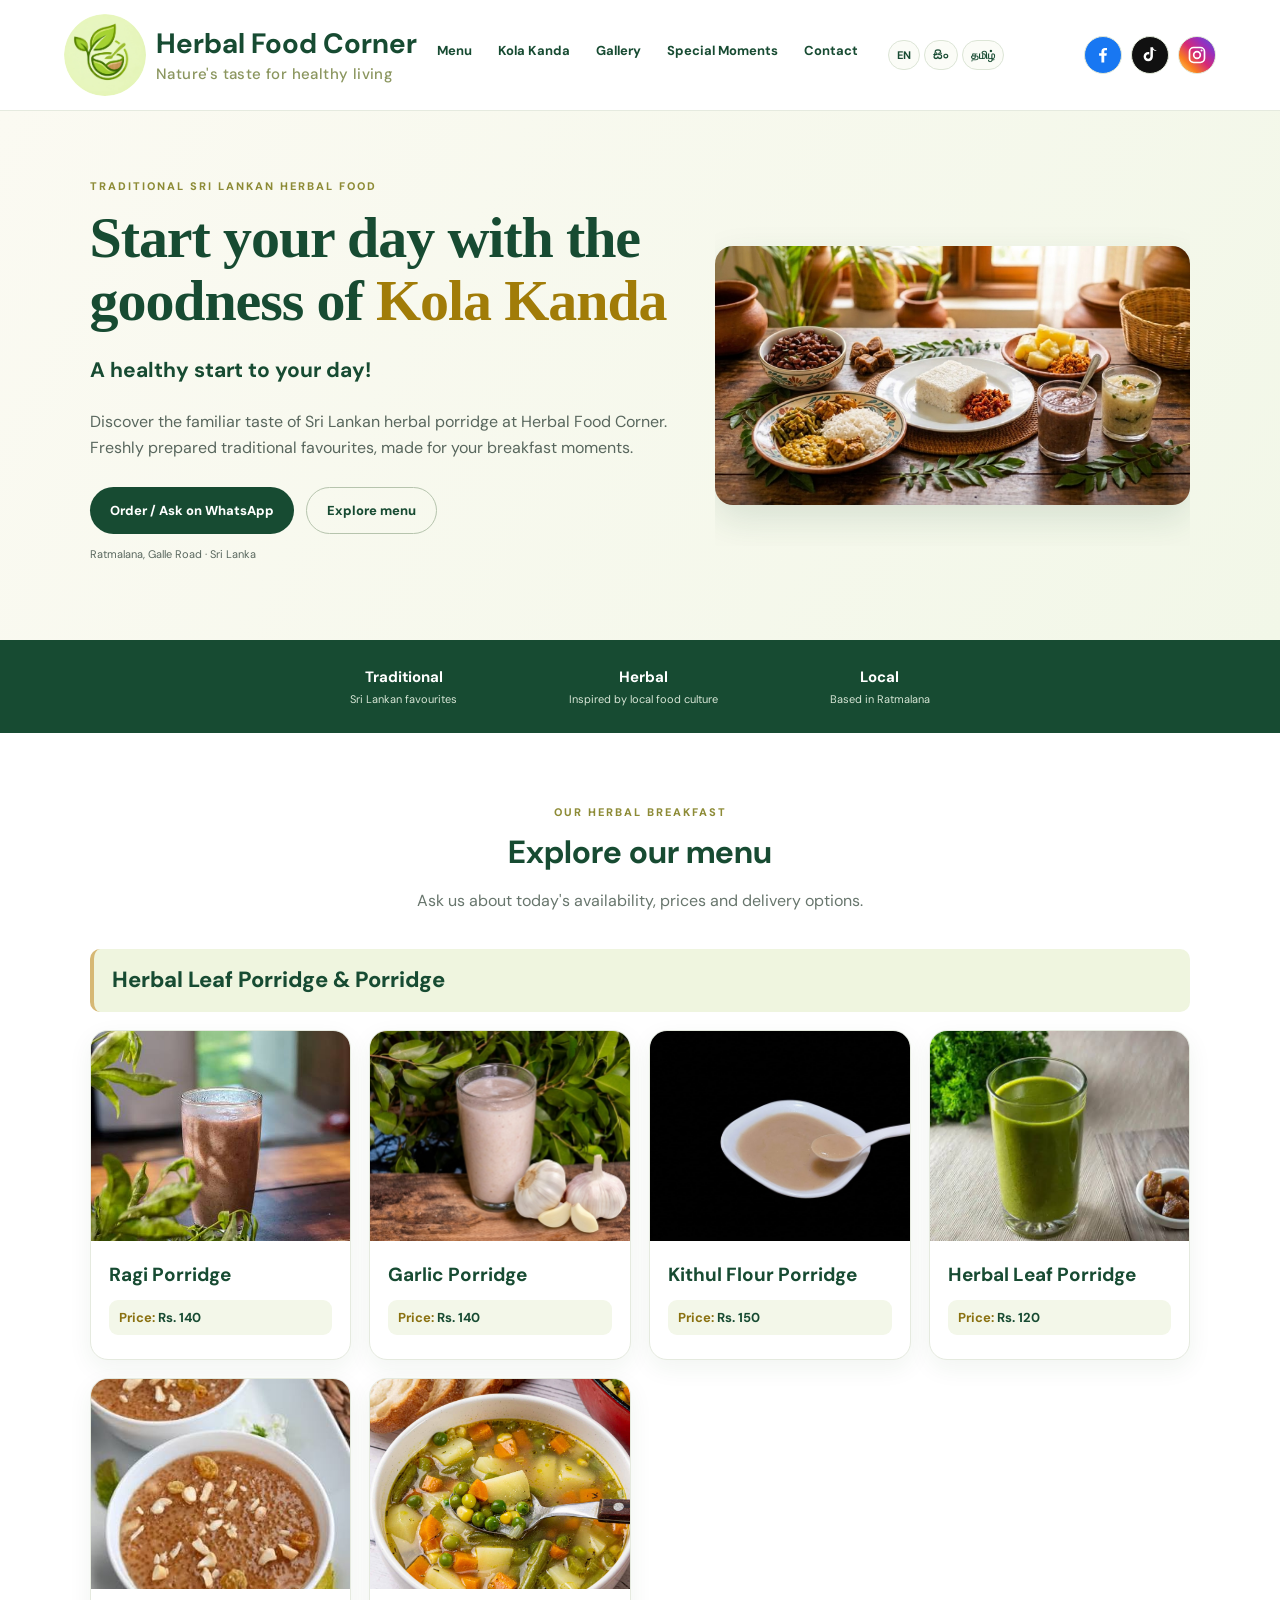
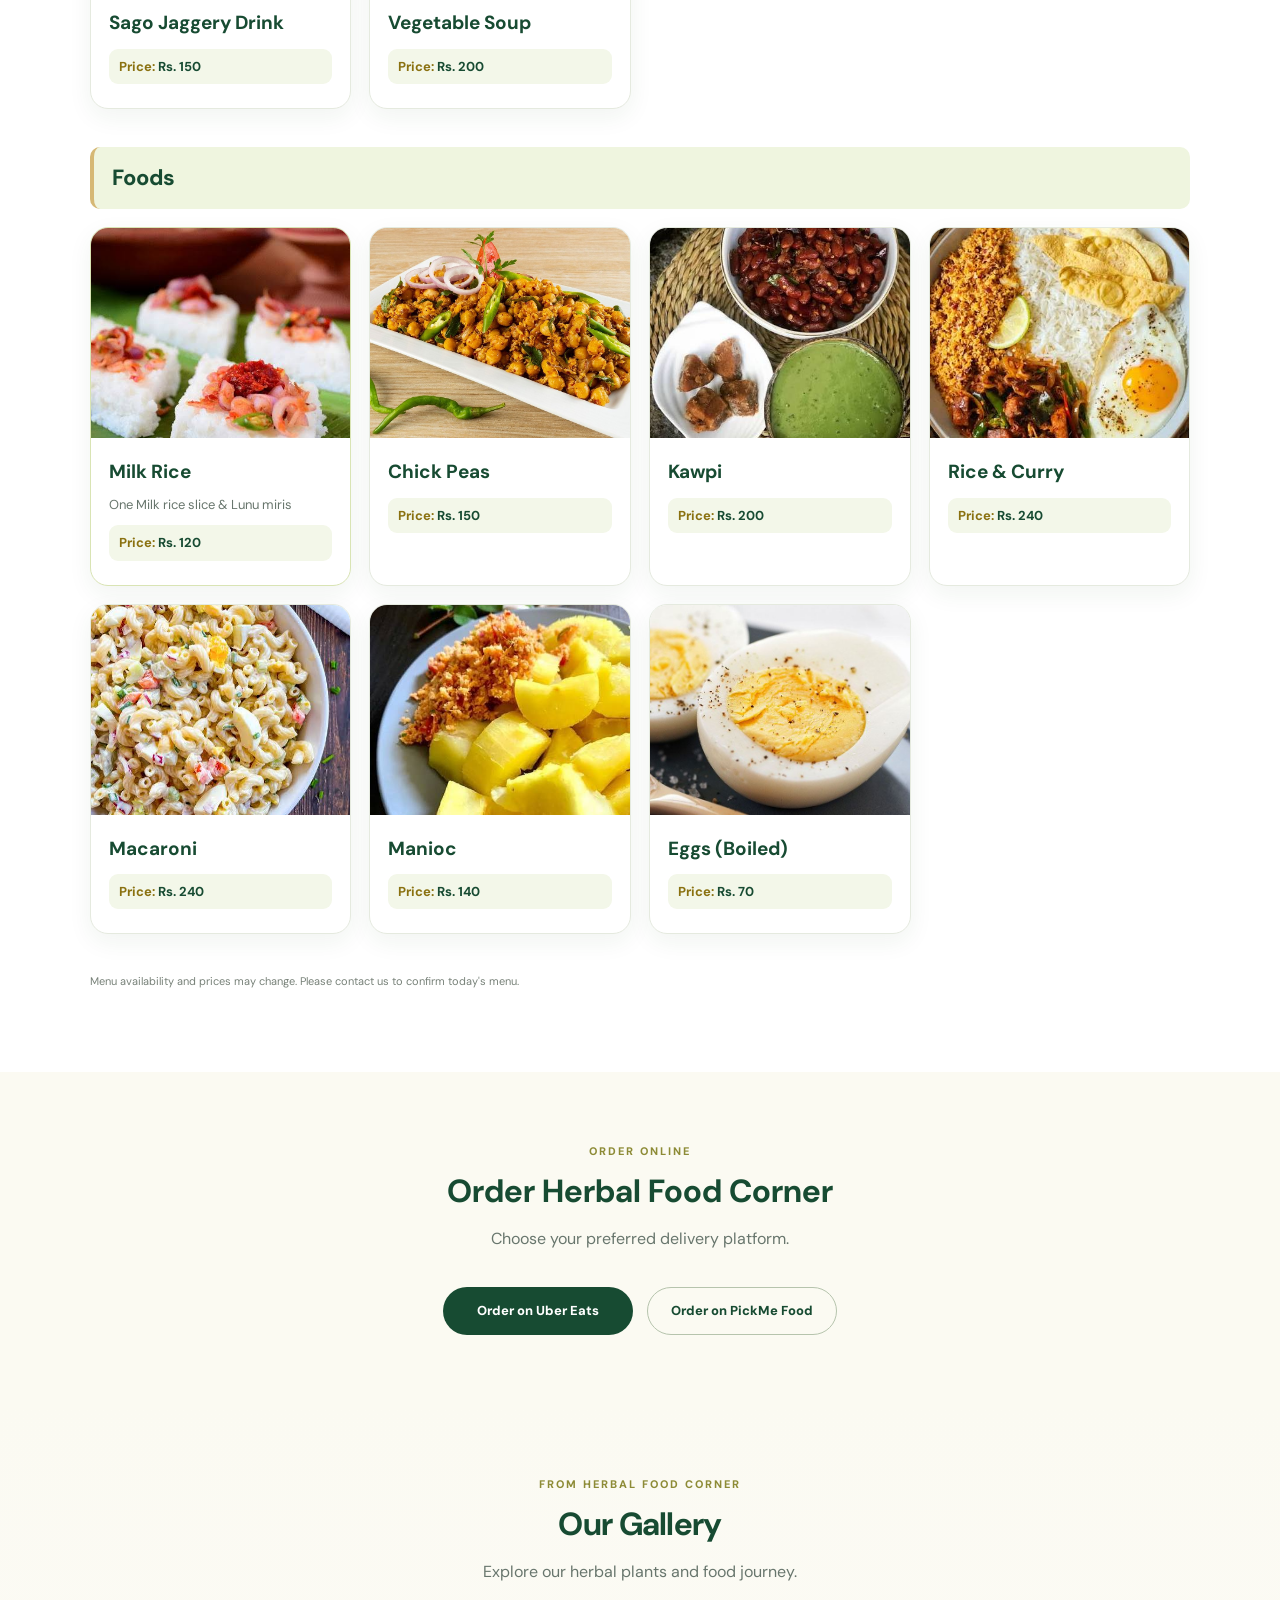
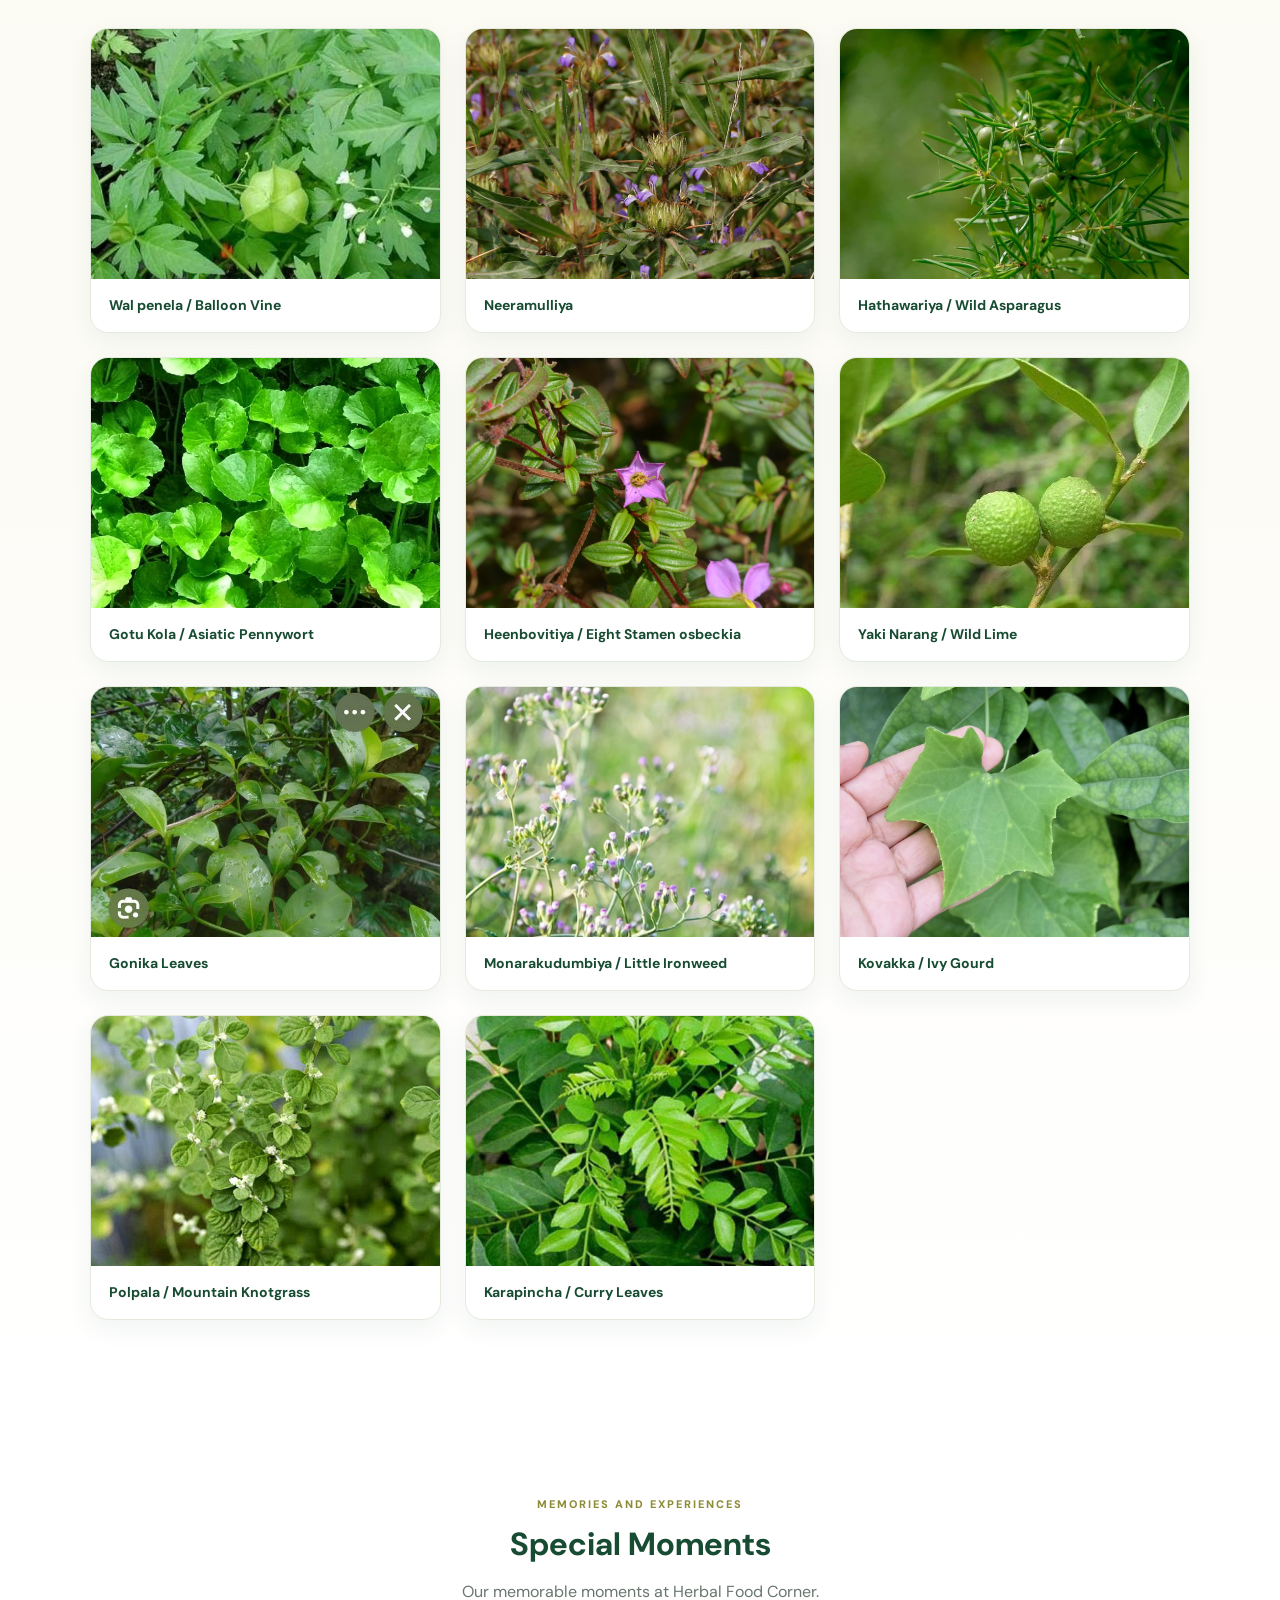
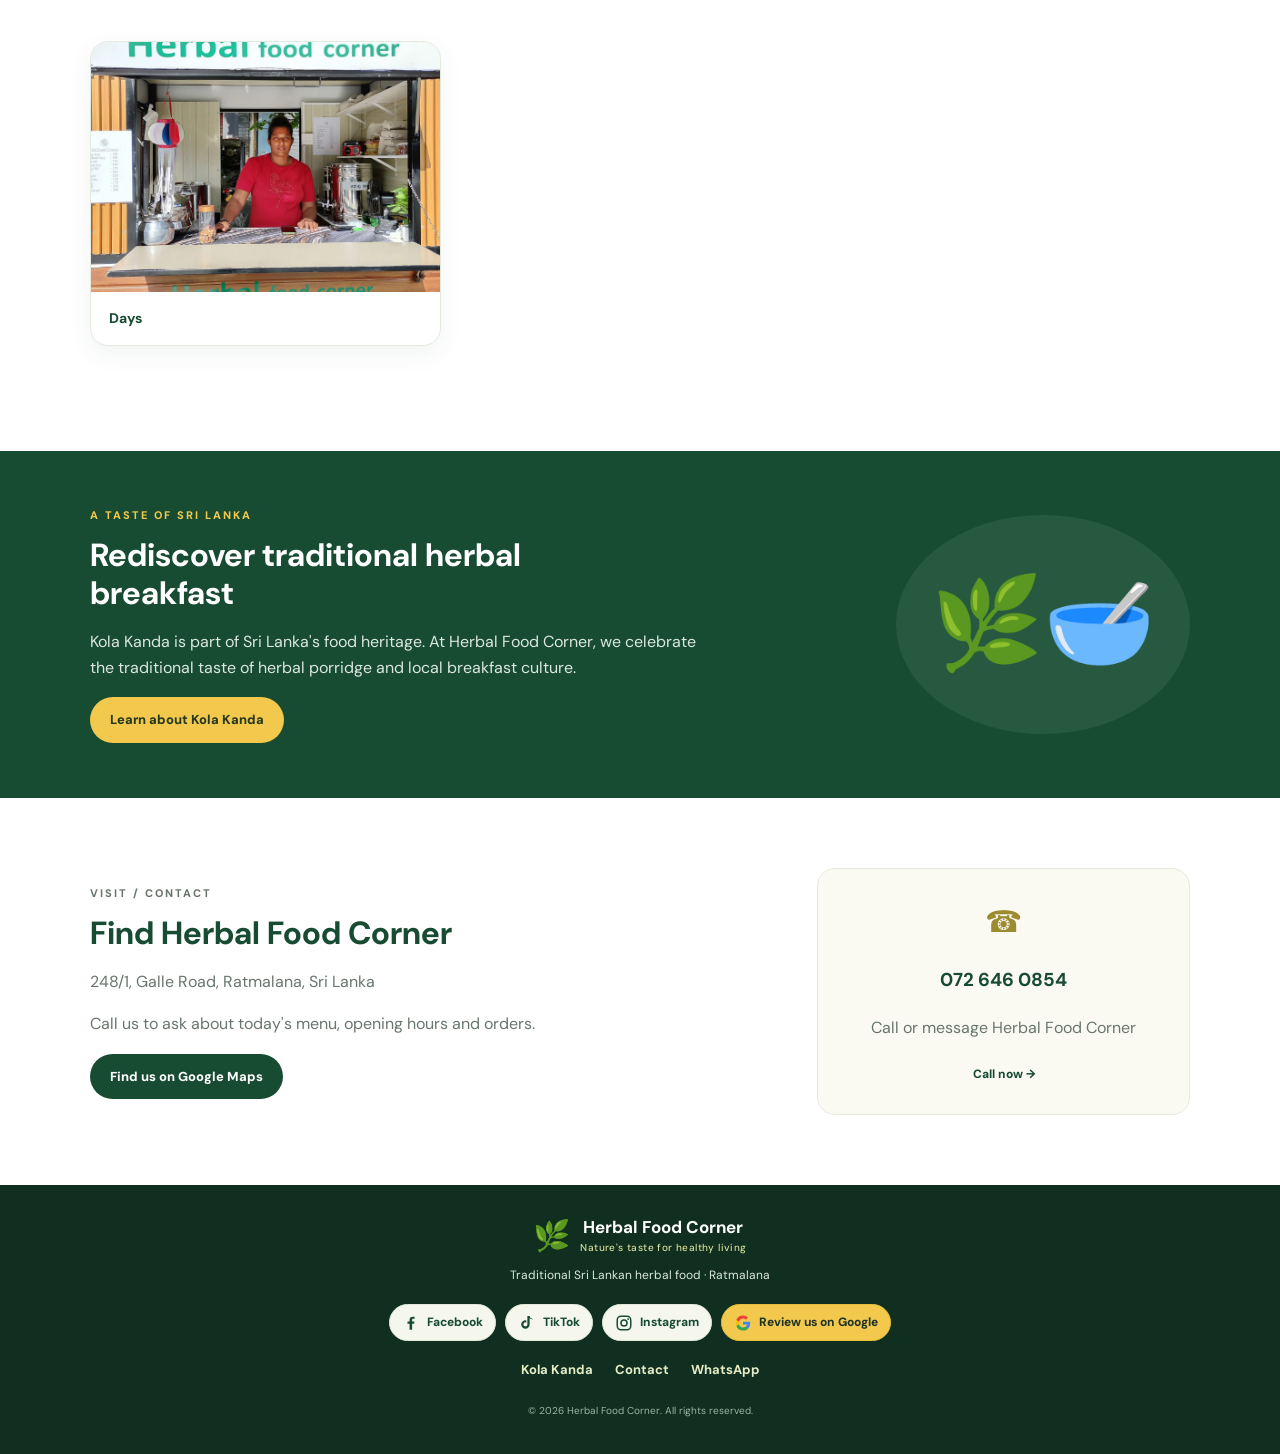
<file: index.html>
<!doctype html>
<html lang="en">
<head>
<meta charset="utf-8">
<meta name="viewport" content="width=device-width, initial-scale=1">
<title>Herbal Food Corner | Fresh Sri Lankan Kola Kanda in Ratmalana</title>
<meta name="description" content="Enjoy traditional Sri Lankan Kola Kanda and herbal porridge at Herbal Food Corner in Ratmalana. Explore our herbal breakfast menu and order today.">
<meta name="robots" content="index,follow,max-image-preview:large">
<link rel="canonical" href="https://herbalfoodcorner.github.io/Herbal-Food-Corner/">
<link rel="icon" href="favicon.svg" type="image/svg+xml">
<link rel="stylesheet" href="styles.css">

<meta property="og:type" content="website">
<meta property="og:title" content="Herbal Food Corner | Traditional Sri Lankan Kola Kanda">
<meta property="og:description" content="Traditional Sri Lankan herbal porridge and fresh Kola Kanda in Ratmalana.">
<meta property="og:url" content="https://herbalfoodcorner.github.io/Herbal-Food-Corner/">
<meta name="theme-color" content="#174b32">

<style>
.social-links{display:flex;align-items:center;gap:9px;flex-wrap:wrap}
.social-links a{display:inline-flex;align-items:center;justify-content:center;gap:7px;text-decoration:none;font-size:12px;font-weight:800;color:#174b32;background:#f5f7ed;border:1px solid #e1e8d8;border-radius:999px;padding:8px 12px;transition:.2s}
.social-links a:hover{background:#d9e9a2;transform:translateY(-2px)}
.social-icon{width:22px;height:22px;display:inline-flex;align-items:center;justify-content:center;border-radius:50%;background:#174b32;color:#fff;font-size:12px;font-weight:800}
.header-social{margin-left:auto;justify-content:flex-end}
.header-social a{padding:6px 9px;font-size:11px}
.header-social .social-icon{width:20px;height:20px}
.footer-social{justify-content:center;margin:18px auto}
.google-review{background:#f2c94c!important;border-color:#e7bd39!important;color:#203126!important}
.google-review .social-icon{background:#fff;color:#174b32}
@media(max-width:850px){.site-header{flex-wrap:wrap}.header-social{margin-left:0;justify-content:flex-start}}
@media(max-width:560px){.header-social{gap:6px}.header-social a{font-size:10px;padding:5px 8px}.social-links a{font-size:11px}}

.header-social a,.footer-social a{display:inline-flex;align-items:center;justify-content:center;gap:7px;text-decoration:none}
.header-social a{width:38px;height:38px;padding:0;border-radius:50%}
.social-svg{width:21px;height:21px;display:block}
.header-social .social-svg{width:20px;height:20px}
.header-social a.facebook-icon{background:#1877F2;color:#fff}
.header-social a.tiktok-icon{background:#111;color:#fff}
.header-social a.instagram-icon{background:linear-gradient(45deg,#feda75,#fa7e1e,#d62976,#962fbf,#4f5bd5);color:#fff}
.footer-social .social-svg{width:18px;height:18px}
.header-brand-logo{width:58px;height:58px;object-fit:contain;border-radius:50%;flex:0 0 auto}

.header-brand-logo{width:82px;height:82px}
.site-header .brand>span{font-size:28px;line-height:1.2}
.site-header .brand small{display:block;font-size:15px;margin-top:5px}
@media(max-width:560px){
.header-brand-logo{width:68px;height:68px}
.site-header .brand>span{font-size:23px}
.site-header .brand small{font-size:13px}
}

.hero h1{font-family:Georgia,"Palatino Linotype","Book Antiqua",serif;font-weight:700;letter-spacing:-1.1px;line-height:1.08}
.hero-photo-wrap{display:flex;align-items:center;justify-content:center;overflow:hidden;min-width:0;background:transparent}
.hero-photo{display:block;width:100%;max-width:600px;max-height:620px;height:auto;object-fit:contain;border-radius:18px;box-shadow:0 14px 36px rgba(23,75,50,.13)}
@media(max-width:850px){.hero-photo-wrap{margin:24px auto 0;width:100%}.hero-photo{max-width:480px;max-height:560px}}
#live-menu-grid a[href*="wa.me"],#live-menu-grid a[href*="whatsapp"]{display:none!important}
</style>

<script type="application/ld+json">
{
  "@context":"https://schema.org",
  "@type":"Restaurant",
  "name":"Herbal Food Corner",
  "description":"Traditional Sri Lankan herbal porridge and Kola Kanda.",
  "url":"https://herbalfoodcorner.github.io/Herbal-Food-Corner/",
  "telephone":"+94726460854",
  "servesCuisine":["Sri Lankan","Herbal food"],
  "priceRange":"LKR",
  "address":{
    "@type":"PostalAddress",
    "streetAddress":"248/1, Galle Road, Ratmalana",
    "addressLocality":"Ratmalana",
    "addressRegion":"Western Province",
    "addressCountry":"LK"
  },
  "hasMenu":"https://herbalfoodcorner.github.io/Herbal-Food-Corner/#menu"
}
</script>

<link rel="alternate" hreflang="en" href="https://herbalfoodcorner.github.io/Herbal-Food-Corner/">
<link rel="alternate" hreflang="si" href="https://herbalfoodcorner.github.io/Herbal-Food-Corner/index-si.html">
<link rel="alternate" hreflang="ta" href="https://herbalfoodcorner.github.io/Herbal-Food-Corner/index-ta.html">
<link rel="alternate" hreflang="x-default" href="https://herbalfoodcorner.github.io/Herbal-Food-Corner/">
<meta property="og:image" content="https://herbalfoodcorner.github.io/Herbal-Food-Corner/images/herbal-food-corner-food.jpg">
<meta name="twitter:card" content="summary_large_image">
<meta name="twitter:title" content="Herbal Food Corner">
<meta name="twitter:image" content="https://herbalfoodcorner.github.io/Herbal-Food-Corner/images/herbal-food-corner-food.jpg">
</head>

<body>

<header class="site-header">
<a class="brand" href="index.html" aria-label="Herbal Food Corner home">
<img class="header-brand-logo" src="images/herbal-food-corner-logo.png" alt="Herbal Food Corner logo">
<span>Herbal Food <b>Corner</b><small>Nature's taste for healthy living</small></span>
</a>

<nav aria-label="Main navigation">
<a href="#menu">Menu</a>
<a href="kola-kanda.html">Kola Kanda</a>
<a href="#gallery">Gallery</a>
<a href="#special-moments">Special Moments</a>
<a href="contact.html">Contact</a>
<div class="language-switch" aria-label="Choose language">
<a href="index.html" lang="en">EN</a>
<a href="index-si.html" lang="si">සිං</a>
<a href="index-ta.html" lang="ta">தமிழ்</a>
</div>
</nav>

<div class="social-links header-social" aria-label="Follow Herbal Food Corner">
<a class="facebook-icon" href="https://www.facebook.com/profile.php?id=61593643426445" target="_blank" rel="noopener" aria-label="Facebook">
<svg class="social-svg" viewBox="0 0 24 24" aria-hidden="true"><path fill="currentColor" d="M13.5 21v-8h2.7l.4-3.1h-3.1v-2c0-.9.3-1.5 1.6-1.5h1.7V3.6c-.3 0-1.3-.1-2.5-.1-2.5 0-4.2 1.5-4.2 4.3v2.1H7.3V13h2.8v8z"/></svg>
</a>
<a class="tiktok-icon" href="https://www.tiktok.com/@herbalfoodcorner" target="_blank" rel="noopener" aria-label="TikTok">
<svg class="social-svg" viewBox="0 0 24 24" aria-hidden="true"><path fill="currentColor" d="M19.6 7.2a6.7 6.7 0 0 1-4.1-1.4v8.1a5.6 5.6 0 1 1-5.6-5.6c.4 0 .8 0 1.2.1v3.1a2.6 2.6 0 1 0 1.4 2.4V2.8h3.1c.2 2 1.8 3.6 4 3.8z"/></svg>
</a>
<a class="instagram-icon" href="https://www.instagram.com/herbalfoodcorner" target="_blank" rel="noopener" aria-label="Instagram">
<svg class="social-svg" viewBox="0 0 24 24" aria-hidden="true"><rect x="3" y="3" width="18" height="18" rx="5" fill="none" stroke="currentColor" stroke-width="2"/><circle cx="12" cy="12" r="4" fill="none" stroke="currentColor" stroke-width="2"/><circle cx="17.5" cy="6.7" r="1.2" fill="currentColor"/></svg>
</a>
</div>
</header>

<main>

<section class="hero">
<div class="hero-copy">
<p class="eyebrow">TRADITIONAL SRI LANKAN HERBAL FOOD</p>
<h1>Start your day with the goodness of <em>Kola Kanda</em></h1>
<p class="lead">A healthy start to your day!</p>
<p>Discover the familiar taste of Sri Lankan herbal porridge at Herbal Food Corner. Freshly prepared traditional favourites, made for your breakfast moments.</p>
<div class="hero-actions">
<a class="btn primary" href="https://wa.me/94726460854?text=Hello%20Herbal%20Food%20Corner%2C%20I%20would%20like%20to%20know%20about%20Kola%20Kanda." target="_blank" rel="noopener">Order / Ask on WhatsApp</a>
<a class="btn secondary" href="#menu">Explore menu</a>
</div>
<p class="small-note">Ratmalana, Galle Road · Sri Lanka</p>
</div>

<div class="hero-art hero-photo-wrap">
<img class="hero-photo" src="images/herbal-food-corner-food.jpg" alt="Traditional Sri Lankan food and herbal porridge at Herbal Food Corner">
</div>
</section>

<section class="trust-strip">
<div><strong>Traditional</strong><span>Sri Lankan favourites</span></div>
<div><strong>Herbal</strong><span>Inspired by local food culture</span></div>
<div><strong>Local</strong><span>Based in Ratmalana</span></div>
</section>

<section class="section" id="menu">
<div class="section-heading">
<p class="eyebrow">OUR HERBAL BREAKFAST</p>
<h2>Explore our menu</h2>
<p>Ask us about today's availability, prices and delivery options.</p>
</div>
<div class="menu-grid" id="live-menu-grid"><p>Loading menu...</p></div>
<p class="disclaimer">Menu availability and prices may change. Please contact us to confirm today's menu.</p>
</section>

<section class="section order-section">
<div class="section-heading">
<p class="eyebrow">ORDER ONLINE</p>
<h2>Order Herbal Food Corner</h2>
<p>Choose your preferred delivery platform.</p>
</div>
<div class="order-actions">
<a class="btn primary" href="https://www.ubereats.com/store-browse-uuid/c9e183bc-28a0-5530-aede-dcf3008208b2?diningMode=DELIVERY" target="_blank" rel="noopener">Order on Uber Eats</a>
<a class="btn secondary" href="https://pickme-app-sl.onelink.me/Fore/wf8b2glu" target="_blank" rel="noopener">Order on PickMe Food</a>
</div>
</section>

<section class="section photo-gallery" id="gallery">
<div class="section-heading">
<p class="eyebrow">FROM HERBAL FOOD CORNER</p>
<h2>Our Gallery</h2>
<p>Explore our herbal plants and food journey.</p>
</div>
<div id="live-gallery-grid"></div>
</section>

<section class="section photo-gallery" id="special-moments">
<div class="section-heading">
<p class="eyebrow">MEMORIES AND EXPERIENCES</p>
<h2>Special Moments</h2>
<p>Our memorable moments at Herbal Food Corner.</p>
</div>
<div id="live-special-moments-grid"></div>
</section>

<section class="feature-band">
<div>
<p class="eyebrow">A TASTE OF SRI LANKA</p>
<h2>Rediscover traditional herbal breakfast</h2>
<p>Kola Kanda is part of Sri Lanka's food heritage. At Herbal Food Corner, we celebrate the traditional taste of herbal porridge and local breakfast culture.</p>
<a class="btn light" href="kola-kanda.html">Learn about Kola Kanda</a>
</div>
<div class="feature-emoji" aria-hidden="true">🌿🥣</div>
</section>

<section class="section location-section">
<div>
<p class="eyebrow">VISIT / CONTACT</p>
<h2>Find Herbal Food Corner</h2>
<p>248/1, Galle Road, Ratmalana, Sri Lanka</p>
<p>Call us to ask about today's menu, opening hours and orders.</p>
<a class="btn primary" href="https://www.google.com/maps/search/?api=1&query=Herbal%20Food%20Corner%2C%20248%2F1%20Galle%20Road%2C%20Ratmalana" target="_blank" rel="noopener">Find us on Google Maps</a>
</div>
<div class="contact-panel">
<span class="contact-icon">☎</span>
<h3>072 646 0854</h3>
<p>Call or message Herbal Food Corner</p>
<a class="text-link" href="tel:+94726460854">Call now →</a>
</div>
</section>

</main>

<footer class="site-footer">
<a class="brand footer-brand" href="index.html">
<span class="brand-mark">🌿</span>
<span>Herbal Food <b>Corner</b><small>Nature's taste for healthy living</small></span>
</a>
<p>Traditional Sri Lankan herbal food · Ratmalana</p>

<div class="social-links footer-social" aria-label="Follow and review Herbal Food Corner">
<a href="https://www.facebook.com/profile.php?id=61593643426445" target="_blank" rel="noopener">
<svg class="social-svg" viewBox="0 0 24 24" aria-hidden="true"><path fill="currentColor" d="M13.5 21v-8h2.7l.4-3.1h-3.1v-2c0-.9.3-1.5 1.6-1.5h1.7V3.6c-.3 0-1.3-.1-2.5-.1-2.5 0-4.2 1.5-4.2 4.3v2.1H7.3V13h2.8v8z"/></svg>Facebook
</a>
<a href="https://www.tiktok.com/@herbalfoodcorner" target="_blank" rel="noopener">
<svg class="social-svg" viewBox="0 0 24 24" aria-hidden="true"><path fill="currentColor" d="M19.6 7.2a6.7 6.7 0 0 1-4.1-1.4v8.1a5.6 5.6 0 1 1-5.6-5.6c.4 0 .8 0 1.2.1v3.1a2.6 2.6 0 1 0 1.4 2.4V2.8h3.1c.2 2 1.8 3.6 4 3.8z"/></svg>TikTok
</a>
<a href="https://www.instagram.com/herbalfoodcorner" target="_blank" rel="noopener">
<svg class="social-svg" viewBox="0 0 24 24" aria-hidden="true"><rect x="3" y="3" width="18" height="18" rx="5" fill="none" stroke="currentColor" stroke-width="2"/><circle cx="12" cy="12" r="4" fill="none" stroke="currentColor" stroke-width="2"/><circle cx="17.5" cy="6.7" r="1.2" fill="currentColor"/></svg>Instagram
</a>
<a class="google-review" href="https://g.page/r/CXwZ16IVbMGsEBM/review" target="_blank" rel="noopener">
<svg class="social-svg" viewBox="0 0 24 24" aria-hidden="true"><path fill="#4285F4" d="M21.6 12.2c0-.7-.1-1.4-.2-2H12v3.8h5.4a4.6 4.6 0 0 1-2 3v2.5h3.2c1.9-1.8 3-4.3 3-7.3z"/><path fill="#34A853" d="M12 22c2.7 0 5-.9 6.6-2.5l-3.2-2.5c-.9.6-2 .9-3.4.9-2.6 0-4.8-1.8-5.6-4.2H3.1v2.6A10 10 0 0 0 12 22z"/><path fill="#FBBC05" d="M6.4 13.7a6 6 0 0 1 0-3.4V7.7H3.1a10 10 0 0 0 0 8.6z"/><path fill="#EA4335" d="M12 6.1c1.5 0 2.8.5 3.8 1.5l2.9-2.9A9.7 9.7 0 0 0 12 2a10 10 0 0 0-8.9 5.7l3.3 2.6c.8-2.4 3-4.2 5.6-4.2z"/></svg>Review us on Google
</a>
</div>

<div class="footer-links">
<a href="kola-kanda.html">Kola Kanda</a>
<a href="contact.html">Contact</a>
<a href="https://wa.me/94726460854" target="_blank" rel="noopener">WhatsApp</a>
</div>
<small>© <span id="year">2026</span> Herbal Food Corner. All rights reserved.</small>
</footer>

<script src="menu.js"></script>
<script src="gallery.js"></script>
</body>
</html>
</file>
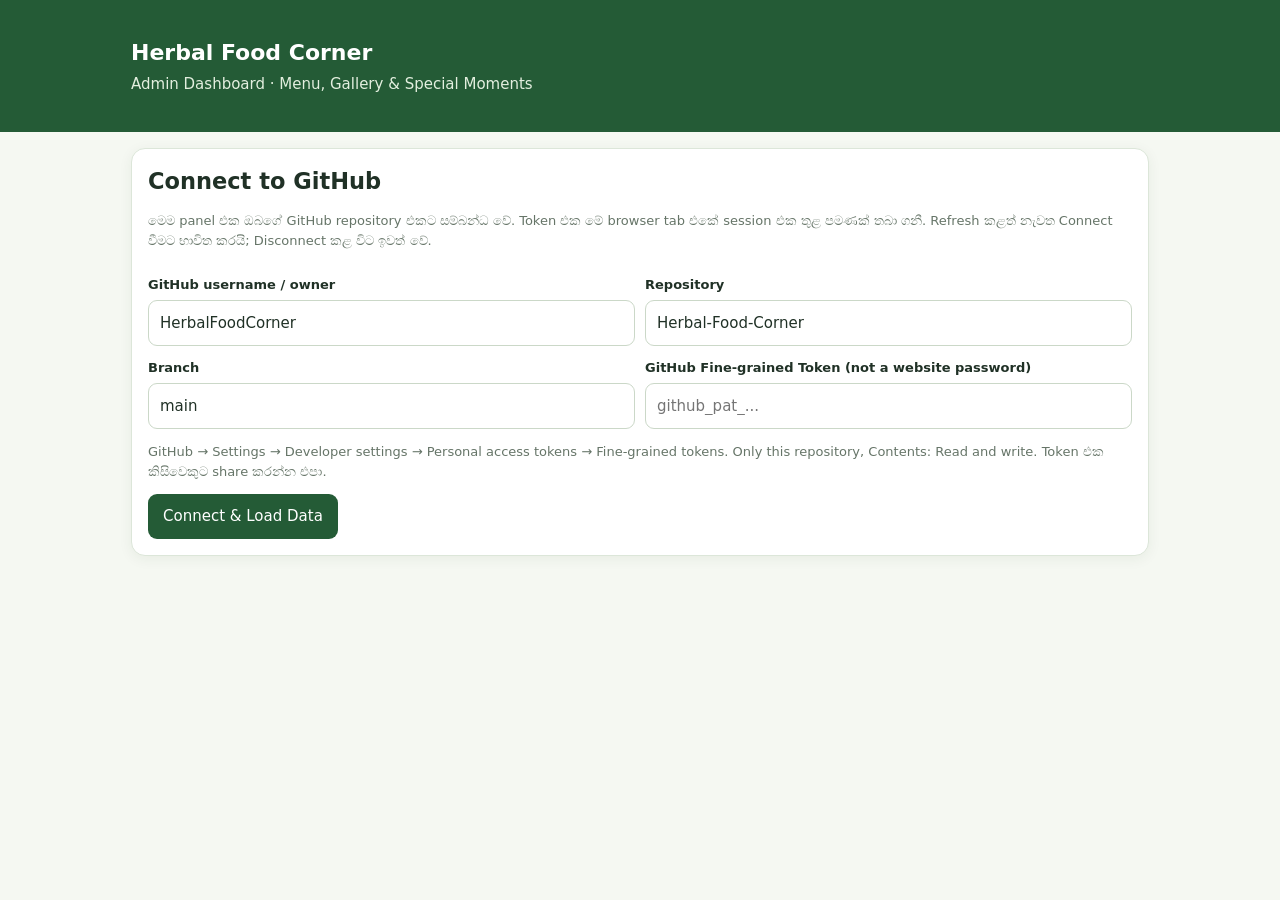
<file: admin.html>
<!doctype html>
<html lang="en">
<head>
<meta charset="utf-8"><meta name="viewport" content="width=device-width,initial-scale=1"><meta name="robots" content="noindex,nofollow">
<title>Herbal Food Corner | Admin</title>
<style>
:root{--green:#245b36;--light:#edf5e8;--yellow:#e8c94d;--ink:#203126;--muted:#667568;--line:#dce6d9;--red:#a52d2d}*{box-sizing:border-box}body{margin:0;background:#f5f8f2;color:var(--ink);font:15px/1.5 system-ui,-apple-system,Segoe UI,sans-serif}header{background:var(--green);color:white;padding:20px 16px}header h1{font-size:22px;margin:0}header p{margin:4px 0 0;color:#e3efdf}.wrap{max-width:1050px;margin:auto;padding:16px}.panel{background:white;border:1px solid var(--line);border-radius:14px;padding:16px;margin:0 0 16px;box-shadow:0 3px 14px #193a1510}.row{display:flex;gap:10px;flex-wrap:wrap;align-items:center}.row>*{flex:1}.small{font-size:13px;color:var(--muted)}label{display:block;font-weight:650;font-size:13px;margin:12px 0 5px}input,select,textarea{width:100%;padding:11px;border:1px solid #cbd8c8;border-radius:9px;background:white;color:var(--ink);font:inherit}textarea{min-height:70px;resize:vertical}button{border:0;border-radius:9px;padding:11px 15px;background:var(--green);color:white;font-weight:700;font:inherit;cursor:pointer}button.secondary{background:var(--light);color:var(--green);border:1px solid var(--line)}button.danger{background:#fff0f0;color:var(--red);border:1px solid #f0cccc}button:disabled{opacity:.5;cursor:wait}.tabs{display:flex;gap:8px;flex-wrap:wrap;margin-bottom:14px}.tabs button.active{background:var(--yellow);color:#28351f}.item{display:flex;gap:12px;align-items:center;border:1px solid var(--line);border-radius:11px;padding:10px;margin:9px 0}.item img{width:76px;height:66px;object-fit:cover;border-radius:8px;background:var(--light)}.item .meta{flex:1;min-width:0}.item strong{display:block;overflow-wrap:anywhere}.item small{color:var(--muted)}.item button{padding:8px 11px}.status{padding:10px;border-radius:9px;background:var(--light);margin-top:10px;white-space:pre-wrap}.status.error{background:#fff0f0;color:var(--red)}.hidden{display:none!important}.grid2{display:grid;grid-template-columns:1fr 1fr;gap:10px}.checks{display:flex;gap:18px;flex-wrap:wrap;margin-top:12px}.checks label{display:flex;gap:7px;align-items:center;margin:0}.checks input{width:auto}.preview{max-width:130px;max-height:100px;object-fit:cover;border-radius:8px;margin-top:8px}@media(max-width:600px){.grid2{grid-template-columns:1fr}.item{align-items:flex-start}.item .actions{display:flex;flex-direction:column}.wrap{padding:10px}}
</style></head>
<body>
<header><div class="wrap"><h1>Herbal Food Corner</h1><p>Admin Dashboard · Menu, Gallery & Special Moments</p></div></header>
<main class="wrap">
<section class="panel" id="loginBox"><h2 style="margin:0 0 4px">Connect to GitHub</h2><p class="small">මෙම panel එක ඔබගේ GitHub repository එකට සම්බන්ධ වේ. Token එක මේ browser tab එකේ session එක තුළ පමණක් තබා ගනී. Refresh කළත් නැවත Connect වීමට භාවිත කරයි; Disconnect කළ විට ඉවත් වේ.</p>
<div class="grid2"><div><label>GitHub username / owner</label><input id="owner" value="HerbalFoodCorner"></div><div><label>Repository</label><input id="repo" value="Herbal-Food-Corner"></div></div>
<div class="grid2"><div><label>Branch</label><input id="branch" value="main"></div><div><label>GitHub Fine-grained Token (not a website password)</label><input id="token" type="password" placeholder="github_pat_..." autocomplete="off"></div></div>
<p class="small">GitHub → Settings → Developer settings → Personal access tokens → Fine-grained tokens. Only this repository, Contents: Read and write. Token එක කිසිවෙකුට share කරන්න එපා.</p>
<button id="connect">Connect & Load Data</button><div id="loginStatus" class="status hidden"></div></section>
<section id="app" class="hidden">
<div class="panel"><div class="row"><div><strong id="connectionLabel">Connected</strong><div class="small">Changes are committed directly to your GitHub repository.</div></div><button class="secondary" id="disconnect" style="flex:0 0 auto">Disconnect</button></div><div id="globalStatus" class="status hidden"></div></div>
<div class="tabs"><button class="active" data-tab="menu">Menu</button><button data-tab="categories">Categories</button><button data-tab="plants">Herbal Plants</button><button data-tab="moments">Special Moments</button></div>
<section class="panel" id="listPanel"><div class="row"><div><h2 id="listTitle" style="margin:0">Menu Items</h2><div class="small" id="count"></div></div><button id="addNew" style="flex:0 0 auto">+ Add New</button></div><div id="itemsList"></div></section>
<section class="panel hidden" id="categoryEditor"><h2 id="categoryEditorTitle" style="margin:0">Add Category</h2>
<form id="categoryForm">
<label>Category name (English) *</label><input id="cEn" required maxlength="70" placeholder="e.g. Herbal Drinks">
<label>නම (සිංහල)</label><input id="cSi" maxlength="70" placeholder="උදා: ඖෂධීය පානයන්">
<label>பெயர் (தமிழ்)</label><input id="cTa" maxlength="70" placeholder="எ.கா. மூலிகை பானங்கள்">
<p class="small">Category එක Save කළ විට Website එකේ භාෂා අනුව වෙන වෙනම පෙන්වයි. Edit කිරීමෙන් පසු පැරණි Menu items වල සම්බන්ධතාවය පවතී.</p>
<div class="row" style="margin-top:16px"><button type="submit" id="saveCategoryBtn">Save Category</button><button type="button" class="secondary" id="cancelCategory">Cancel</button></div>
</form></section>
<section class="panel hidden" id="editor"><h2 id="editorTitle" style="margin:0">Add item</h2><form id="editForm">
<div id="menuFields"><div class="grid2"><div><label>Category</label><select id="mCategory"><option>Kanda</option><option>Drink</option><option>Food</option></select></div><div><label>Price (Rs.)</label><input id="mPrice" inputmode="decimal"></div></div><div class="grid2"><div><label>Name (English)</label><input id="mEn"></div><div><label>නම (සිංහල)</label><input id="mSi"></div></div><label>பெயர் (தமிழ்)</label><input id="mTa"><label>Description (English)</label><textarea id="mDesc"></textarea><div class="checks"><label><input type="checkbox" id="mActive" checked> Active</label><label><input type="checkbox" id="mFeatured"> Featured</label></div></div>
<div id="galleryFields" class="hidden"><label>Category</label><select id="gCategory"><option value="plants">Herbal Plants</option><option value="moments">Special Moments</option></select><div class="grid2"><div><label>Title (English)</label><input id="gEn"></div><div><label>මාතෘකාව (සිංහල)</label><input id="gSi"></div></div><label>தலைப்பு (தமிழ்)</label><input id="gTa"><label>Date (optional)</label><input id="gDate" type="date"><div class="grid2"><div><label>Note (English)</label><textarea id="nEn"></textarea></div><div><label>සටහන (සිංහල)</label><textarea id="nSi"></textarea></div></div><label>குறிப்பு (தமிழ்)</label><textarea id="nTa"></textarea><div class="checks"><label><input type="checkbox" id="gActive" checked> Active</label></div></div>
<label>Photo (choose a new image to upload or leave blank to keep current)</label><input id="photo" type="file" accept="image/jpeg,image/png,image/webp,image/gif"><img id="preview" class="preview hidden" alt="Photo preview"><div class="small" id="currentImage"></div>
<div class="row" style="margin-top:16px"><button type="submit" id="saveBtn">Save Changes</button><button type="button" class="secondary" id="cancelEdit">Cancel</button></div></form></section>
</section></main>
<script>
(()=>{'use strict';
const $=id=>document.getElementById(id);let token='',owner='',repo='',branch='main',menu={items:[]},gallery={items:[]},categories={categories:[]},tab='menu',editingId=null,editingImage='';
const SESSION_KEY='hfc_admin_github_session_v1';
function readSession(){try{return JSON.parse(sessionStorage.getItem(SESSION_KEY)||'null')}catch{return null}}
function saveSession(){try{sessionStorage.setItem(SESSION_KEY,JSON.stringify({token,owner,repo,branch}))}catch(e){console.warn('Session storage unavailable',e)}}
function clearSession(){try{sessionStorage.removeItem(SESSION_KEY)}catch{}}
const paths={menu:'menu.json',plants:'gallery.json',moments:'gallery.json',categories:'categories.json'};
function status(msg,error=false,where='globalStatus'){const el=$(where);el.textContent=msg;el.classList.remove('hidden');el.classList.toggle('error',error)}
function b64utf8(str){return btoa(unescape(encodeURIComponent(str)))}function fromB64(str){return decodeURIComponent(escape(atob(str.replace(/\n/g,''))))}
function apiUrl(path){return `https://api.github.com/repos/${encodeURIComponent(owner)}/${encodeURIComponent(repo)}/contents/${path.split('/').map(encodeURIComponent).join('/')}?ref=${encodeURIComponent(branch)}`}
async function request(url,opts={}){const r=await fetch(url,{...opts,headers:{'Accept':'application/vnd.github+json','Authorization':'Bearer '+token,'X-GitHub-Api-Version':'2022-11-28',...(opts.headers||{})}});let data={};try{data=await r.json()}catch{}if(!r.ok)throw Error(data.message||`GitHub error ${r.status}`);return data}
async function getFile(path){const d=await request(apiUrl(path));return {text:fromB64(d.content),sha:d.sha}}
async function saveFile(path,content,message){const url=`https://api.github.com/repos/${encodeURIComponent(owner)}/${encodeURIComponent(repo)}/contents/${path.split('/').map(encodeURIComponent).join('/')}`;let lastError;for(let attempt=0;attempt<3;attempt++){let sha;try{sha=(await getFile(path)).sha}catch(e){if(!String(e.message).includes('Not Found'))throw e}const body={message,content:b64utf8(content),branch};if(sha)body.sha=sha;try{return await request(url,{method:'PUT',headers:{'Content-Type':'application/json'},body:JSON.stringify(body)})}catch(e){lastError=e;const msg=String(e.message||e);if(attempt===2||!(/does not match|sha|conflict|reference update failed/i.test(msg)))throw e;await new Promise(resolve=>setTimeout(resolve,700*(attempt+1)))}}throw lastError||Error('Could not save file.')}
async function updateJsonFile(path,mutate,message){
 const url=`https://api.github.com/repos/${encodeURIComponent(owner)}/${encodeURIComponent(repo)}/contents/${path.split('/').map(encodeURIComponent).join('/')}`;
 let lastError;
 for(let attempt=0;attempt<5;attempt++){
  const current=await getFile(path);
  const data=JSON.parse(current.text);
  const next=mutate(data)||data;
  try{
   await request(url,{method:'PUT',headers:{'Content-Type':'application/json'},body:JSON.stringify({message,content:b64utf8(JSON.stringify(next,null,2)),branch,sha:current.sha})});
   return next;
  }catch(e){
   lastError=e;
   const msg=String(e.message||e);
   if(attempt===4||!(/does not match|sha|conflict|reference update failed|fast forward/i.test(msg)))throw e;
   await new Promise(resolve=>setTimeout(resolve,500*(attempt+1)));
  }
 }
 throw lastError||Error('Could not save the latest JSON file.');
}
async function uploadImage(file,folder){if(!file)return editingImage;if(!/^image\/(jpeg|png|webp|gif)$/.test(file.type))throw Error('Please choose JPG, PNG, WEBP or GIF.');if(file.size>8*1024*1024)throw Error('Image must be 8 MB or smaller.');const ext=(file.name.split('.').pop()||'jpg').toLowerCase().replace(/[^a-z0-9]/g,'');const base=file.name.replace(/\.[^.]+$/,'').toLowerCase().replace(/[^a-z0-9-]+/g,'-').replace(/^-|-$/g,'').slice(0,45)||'photo';const filename=`${base}-${Date.now()}.${ext}`;const path=`${folder}/${filename}`;const raw=await new Promise((resolve,reject)=>{const rd=new FileReader();rd.onload=()=>resolve(String(rd.result).split(',')[1]);rd.onerror=()=>reject(Error('Could not read image'));rd.readAsDataURL(file)});await request(`https://api.github.com/repos/${encodeURIComponent(owner)}/${encodeURIComponent(repo)}/contents/${path.split('/').map(encodeURIComponent).join('/')}`,{method:'PUT',headers:{'Content-Type':'application/json'},body:JSON.stringify({message:`Upload ${filename}`,content:raw,branch})});return path}
function safe(v){return String(v??'')}
function activeItems(){return tab==='menu'?menu.items:gallery.items.filter(x=>x.category===tab)}
function menuCategoryName(id){const c=(categories.categories||[]).find(v=>String(v.id)===String(id));return c?.name_en||id||'Uncategorised'}
function label(x){return tab==='menu'?(x.name_en||x.id):((x.title&&x.title.en)||x.id)}
function populateMenuCategories(selected=''){const select=$('mCategory');if(!select)return;select.innerHTML='';(categories.categories||[]).forEach(c=>{const option=document.createElement('option');option.value=c.id;option.textContent=c.name_en||c.id;select.append(option)});if(selected&&[...select.options].some(o=>o.value===selected))select.value=selected;else if(select.options.length)select.selectedIndex=0}
function renderCategories(){ $('listTitle').textContent='Menu Categories';const arr=categories.categories||[];$('count').textContent=arr.length+' category(s)';$('itemsList').innerHTML='';if(!arr.length){$('itemsList').innerHTML='<p class="small">No categories yet. Tap Add New.</p>';return}arr.forEach(c=>{const div=document.createElement('div');div.className='item';const meta=document.createElement('div');meta.className='meta';const strong=document.createElement('strong');strong.textContent=c.name_en||c.id;const small=document.createElement('small');const used=menu.items.filter(x=>String(x.category)===String(c.id)).length;small.textContent=`${c.name_si||'—'} · ${c.name_ta||'—'} · ${used} menu item(s)`;meta.append(strong,small);const actions=document.createElement('div');actions.className='actions';const edit=document.createElement('button');edit.className='secondary';edit.textContent='Edit';edit.onclick=()=>openCategoryEditor(c);const del=document.createElement('button');del.className='danger';del.textContent='Delete';del.onclick=()=>deleteCategory(c);actions.append(edit,del);div.append(meta,actions);$('itemsList').append(div)})}
function openCategoryEditor(c=null){editingId=c?c.id:null;$('categoryEditor').classList.remove('hidden');$('editor').classList.add('hidden');$('categoryEditorTitle').textContent=c?'Edit Category':'Add Category';$('cEn').value=c?.name_en||'';$('cSi').value=c?.name_si||'';$('cTa').value=c?.name_ta||'';window.scrollTo({top:$('categoryEditor').offsetTop-10,behavior:'smooth'})}
async function deleteCategory(c){if(!confirm(`Delete category "${c.name_en}"?`))return;try{const latestMenu=JSON.parse((await getFile('menu.json')).text);const used=(latestMenu.items||[]).filter(x=>String(x.category)===String(c.id));if(used.length){alert(`Cannot delete "${c.name_en}". ${used.length} menu item(s) are using this category. Move those items to another category first.`);menu=latestMenu;return}categories=await updateJsonFile('categories.json',data=>{if(!Array.isArray(data.categories))throw Error('Invalid categories.json');data.categories=data.categories.filter(x=>x.id!==c.id);return data},'Delete menu category via HFC Admin');renderCategories();populateMenuCategories();status('Category deleted successfully.')}catch(e){status('Category delete failed: '+e.message,true)}}
function render(){ if(tab==='categories'){$('listTitle').textContent='Menu Categories';renderCategories();return} $('categoryEditor').classList.add('hidden');$('listTitle').textContent=tab==='menu'?'Menu Items':tab==='plants'?'Herbal Plants':'Special Moments';const arr=activeItems();$('count').textContent=arr.length+' item(s)';$('itemsList').innerHTML='';if(!arr.length){$('itemsList').innerHTML='<p class="small">No items yet. Tap Add New.</p>';return}arr.forEach(x=>{const div=document.createElement('div');div.className='item';const img=document.createElement('img');img.src=x.image||'';img.onerror=()=>img.style.visibility='hidden';img.alt='';const meta=document.createElement('div');meta.className='meta';const strong=document.createElement('strong');strong.textContent=label(x);const small=document.createElement('small');small.textContent=tab==='menu'?`Rs. ${x.price||''} · ${menuCategoryName(x.category)} · ${x.active===false?'Inactive':'Active'}`:`${x.active===false?'Inactive':'Active'} · ${x.image||''}`;meta.append(strong,small);const actions=document.createElement('div');actions.className='actions';const edit=document.createElement('button');edit.className='secondary';edit.textContent='Edit';edit.onclick=()=>openEditor(x);const del=document.createElement('button');del.className='danger';del.textContent='Delete';del.onclick=()=>deleteItem(x);actions.append(edit,del);div.append(img,meta,actions);$('itemsList').append(div)})}
function setTab(next){tab=next;document.querySelectorAll('.tabs button').forEach(b=>b.classList.toggle('active',b.dataset.tab===tab));$('editor').classList.add('hidden');$('categoryEditor').classList.add('hidden');$('addNew').textContent=tab==='categories'?'+ Add Category':'+ Add New';render()}
document.querySelectorAll('.tabs button').forEach(b=>b.onclick=()=>setTab(b.dataset.tab));
async function connect(){owner=$('owner').value.trim();repo=$('repo').value.trim();branch=$('branch').value.trim()||'main';token=$('token').value.trim();if(!owner||!repo||!token){status('Owner, repository and token are required.',true,'loginStatus');return}$('connect').disabled=true;status('Connecting and loading JSON files…',false,'loginStatus');try{await request(`https://api.github.com/repos/${encodeURIComponent(owner)}/${encodeURIComponent(repo)}`);const [m,g,c]=await Promise.all([getFile('menu.json'),getFile('gallery.json'),getFile('categories.json')]);menu=JSON.parse(m.text);gallery=JSON.parse(g.text);categories=JSON.parse(c.text);if(!Array.isArray(menu.items)||!Array.isArray(gallery.items)||!Array.isArray(categories.categories))throw Error('JSON format is not valid.');populateMenuCategories();saveSession();$('loginBox').classList.add('hidden');$('app').classList.remove('hidden');$('connectionLabel').textContent=`Connected: ${owner}/${repo} (${branch})`;status('Loaded successfully.');render()}catch(e){status('Connection failed: '+e.message,true,'loginStatus')}finally{$('connect').disabled=false}}
$('connect').onclick=connect;$('disconnect').onclick=()=>{clearSession();token='';owner='';repo='';branch='main';$('token').value='';$('app').classList.add('hidden');$('loginBox').classList.remove('hidden');status('Disconnected. Token removed from this browser tab.',false,'loginStatus')};
function openEditor(x=null){editingId=x?x.id:null;editingImage=x?.image||'';$('editor').classList.remove('hidden');$('editorTitle').textContent=x?'Edit item':'Add new item';$('menuFields').classList.toggle('hidden',tab!=='menu');$('galleryFields').classList.toggle('hidden',tab==='menu');$('photo').value='';$('preview').classList.add('hidden');$('currentImage').textContent=editingImage?'Current image: '+editingImage:'';if(tab==='menu'){populateMenuCategories(x?.category||'');$('mPrice').value=x?.price||'';$('mEn').value=x?.name_en||'';$('mSi').value=x?.name_si||'';$('mTa').value=x?.name_ta||'';$('mDesc').value=x?.description_en||'';$('mActive').checked=x?.active!==false;$('mFeatured').checked=!!x?.featured}else{const t=x?.title||{},n=x?.note||{};$('gCategory').value=tab;$('gEn').value=t.en||'';$('gSi').value=t.si||'';$('gTa').value=t.ta||'';$('gDate').value=x?.date||'';$('nEn').value=n.en||'';$('nSi').value=n.si||'';$('nTa').value=n.ta||'';$('gActive').checked=x?.active!==false}window.scrollTo({top:$('editor').offsetTop-10,behavior:'smooth'})}
$('addNew').onclick=()=>tab==='categories'?openCategoryEditor():openEditor();
$('cancelCategory').onclick=()=>$('categoryEditor').classList.add('hidden');
$('categoryForm').onsubmit=async e=>{e.preventDefault();$('saveCategoryBtn').disabled=true;try{const name_en=$('cEn').value.trim(),name_si=$('cSi').value.trim(),name_ta=$('cTa').value.trim();if(!name_en)throw Error('English category name is required.');const id=editingId||'cat-'+Date.now();categories=await updateJsonFile('categories.json',data=>{if(!Array.isArray(data.categories))throw Error('Invalid categories.json');const duplicate=data.categories.some(c=>c.id!==id&&String(c.name_en||'').toLowerCase()===name_en.toLowerCase());if(duplicate)throw Error('A category with this English name already exists.');if(editingId){const c=data.categories.find(x=>x.id===id);if(!c)throw Error('Category not found.');c.name_en=name_en;c.name_si=name_si;c.name_ta=name_ta}else{data.categories.push({id,name_en,name_si,name_ta,active:true})}return data},'Save menu categories via HFC Admin');$('categoryEditor').classList.add('hidden');populateMenuCategories();renderCategories();status('Category saved. It will appear separately on the English, Sinhala and Tamil website pages.')}catch(err){status('Category save failed: '+err.message,true)}finally{$('saveCategoryBtn').disabled=false}};
$('cancelEdit').onclick=()=>$('editor').classList.add('hidden');$('photo').onchange=()=>{const f=$('photo').files[0];if(f){$('preview').src=URL.createObjectURL(f);$('preview').classList.remove('hidden')}};
$('editForm').onsubmit=async e=>{e.preventDefault();$('saveBtn').disabled=true;try{const file=$('photo').files[0];let image=editingImage;if(file){status('Uploading photo…');image=await uploadImage(file,tab==='menu'?'images/menu':tab==='plants'?'images/gallery':'images/special-moments')}if(!image)throw Error('Please choose a photo.');let obj;if(tab==='menu'){obj={id:editingId||$('mEn').value.toLowerCase().trim().replace(/[^a-z0-9]+/g,'-')+'-'+Date.now(),category:$('mCategory').value,name_en:$('mEn').value.trim(),name_si:$('mSi').value.trim(),name_ta:$('mTa').value.trim(),description_en:$('mDesc').value.trim(),price:$('mPrice').value.trim(),image,active:$('mActive').checked,featured:$('mFeatured').checked};if(!obj.name_en||!obj.price)throw Error('English name and price are required.')}else{obj={id:editingId||'gallery-'+Date.now(),category:tab,title:{en:$('gEn').value.trim(),si:$('gSi').value.trim(),ta:$('gTa').value.trim()},date:$('gDate').value,note:{en:$('nEn').value.trim(),si:$('nSi').value.trim(),ta:$('nTa').value.trim()},image,active:$('gActive').checked};if(!obj.title.en)throw Error('English title is required.')}const path=paths[tab];const data=await updateJsonFile(path,latest=>{if(!Array.isArray(latest.items))throw Error('The JSON file has no valid items list.');const i=latest.items.findIndex(v=>v.id===editingId);if(i>=0)latest.items[i]=obj;else if(!latest.items.some(v=>v.id===obj.id))latest.items.push(obj);return latest},`Update ${tab} via HFC Admin`);if(tab==='menu')menu=data;else gallery=data;$('editor').classList.add('hidden');status('Saved successfully. GitHub Pages may take a short time to refresh.');render()}catch(err){status('Save failed: '+err.message,true)}finally{$('saveBtn').disabled=false}};
async function deleteItem(x){if(!confirm(`Delete “${label(x)}” from the website?`))return;const buttons=[...$('itemsList').querySelectorAll('button')];buttons.forEach(b=>b.disabled=true);try{status('Refreshing the latest GitHub data…');const data=await updateJsonFile(paths[tab],latest=>{if(!Array.isArray(latest.items))throw Error('The JSON file has no valid items list.');latest.items=latest.items.filter(v=>v.id!==x.id);return latest},`Delete ${tab} item via HFC Admin`);if(tab==='menu')menu=data;else gallery=data;status('Item deleted from the website data successfully. The image file remains in GitHub storage.');render()}catch(e){status('Delete failed: '+e.message+' — Refresh the panel and try again.',true)}finally{buttons.forEach(b=>b.disabled=false)}}
const saved=readSession();if(saved&&saved.token&&saved.owner&&saved.repo){$('owner').value=saved.owner;$('repo').value=saved.repo;$('branch').value=saved.branch||'main';$('token').value=saved.token;connect()}
})();
</script></body></html>
</file>
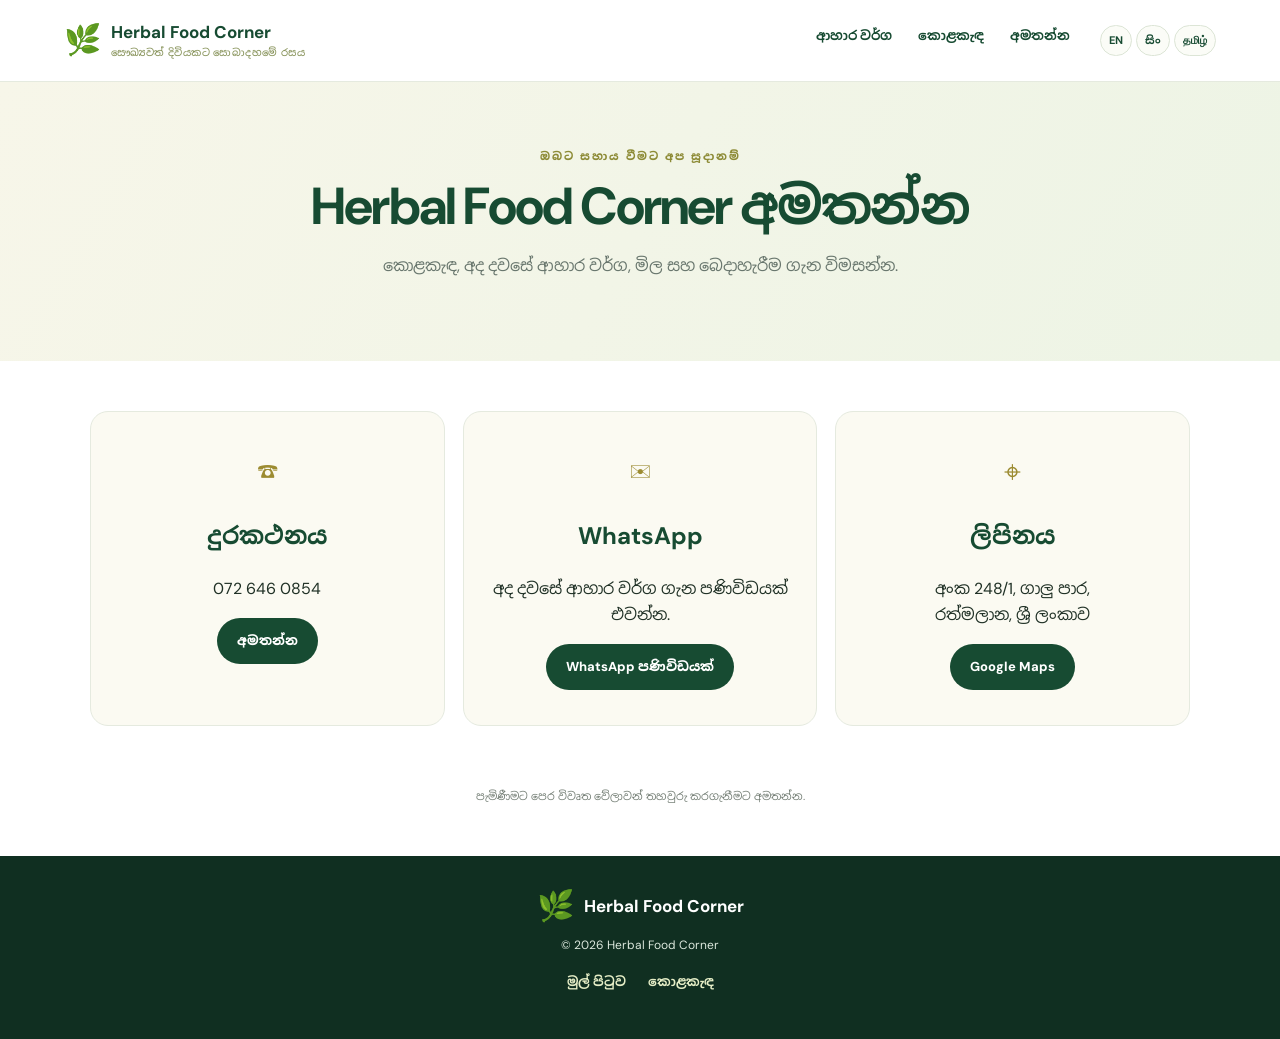
<file: contact-si.html>
<!doctype html><html lang="si"><head><meta charset="utf-8"><meta name="viewport" content="width=device-width, initial-scale=1"><title>Herbal Food Corner අමතන්න | රත්මලාන</title><meta name="description" content="රත්මලාන Herbal Food Corner අමතන්න. කොළකැඳ, අද දවසේ ආහාර වර්ග, මිල සහ බෙදාහැරීම ගැන විමසන්න."><meta name="robots" content="index,follow"><link rel="canonical" href="https://herbalfoodcorner.github.io/Herbal-Food-Corner/contact-si.html"><link rel="stylesheet" href="styles.css">
<link rel="alternate" hreflang="en" href="https://herbalfoodcorner.github.io/Herbal-Food-Corner/contact.html">
<link rel="alternate" hreflang="si" href="https://herbalfoodcorner.github.io/Herbal-Food-Corner/contact-si.html">
<link rel="alternate" hreflang="ta" href="https://herbalfoodcorner.github.io/Herbal-Food-Corner/contact-ta.html">
<link rel="alternate" hreflang="x-default" href="https://herbalfoodcorner.github.io/Herbal-Food-Corner/contact.html">
<meta property="og:image" content="https://herbalfoodcorner.github.io/Herbal-Food-Corner/images/herbal-food-corner-food.jpg">
<meta name="twitter:card" content="summary_large_image">
<meta name="twitter:title" content="Herbal Food Corner">
<meta name="twitter:image" content="https://herbalfoodcorner.github.io/Herbal-Food-Corner/images/herbal-food-corner-food.jpg">
</head><body>
<header class="site-header"><a class="brand" href="index-si.html"><span class="brand-mark">🌿</span><span>Herbal Food <b>Corner</b><small>සෞඛ්‍යවත් දිවියකට සොබාදහමේ රසය</small></span></a><nav><a href="index-si.html#menu">ආහාර වර්ග</a><a href="kola-kanda-si.html">කොළකැඳ</a><a href="contact-si.html">අමතන්න</a><div class="language-switch"><a href="contact.html">EN</a><a href="contact-si.html">සිං</a><a href="contact-ta.html">தமிழ்</a></div></nav></header>
<main><section class="page-hero"><p class="eyebrow">ඔබට සහාය වීමට අප සූදානම්</p><h1>Herbal Food Corner අමතන්න</h1><p>කොළකැඳ, අද දවසේ ආහාර වර්ග, මිල සහ බෙදාහැරීම ගැන විමසන්න.</p></section><section class="contact-grid"><div class="contact-panel"><span class="contact-icon">☎</span><h2>දුරකථනය</h2><p>072 646 0854</p><a class="btn primary" href="tel:+94726460854">අමතන්න</a></div><div class="contact-panel"><span class="contact-icon">✉</span><h2>WhatsApp</h2><p>අද දවසේ ආහාර වර්ග ගැන පණිවිඩයක් එවන්න.</p><a class="btn primary" href="https://wa.me/94726460854" target="_blank" rel="noopener">WhatsApp පණිවිඩයක්</a></div><div class="contact-panel"><span class="contact-icon">⌖</span><h2>ලිපිනය</h2><p>අංක 248/1, ගාලු පාර,<br>රත්මලාන, ශ්‍රී ලංකාව</p><a class="btn primary" href="https://www.google.com/maps/search/?api=1&query=Herbal%20Food%20Corner%2C%20248%2F1%20Galle%20Road%2C%20Ratmalana" target="_blank" rel="noopener">Google Maps</a></div></section><p class="disclaimer center">පැමිණීමට පෙර විවෘත වේලාවන් තහවුරු කරගැනීමට අමතන්න.</p></main><footer class="site-footer"><a class="brand footer-brand" href="index-si.html"><span class="brand-mark">🌿</span><span>Herbal Food <b>Corner</b></span></a><p>© 2026 Herbal Food Corner</p><div class="footer-links"><a href="index-si.html">මුල් පිටුව</a><a href="kola-kanda-si.html">කොළකැඳ</a></div></footer></body></html>
</file>
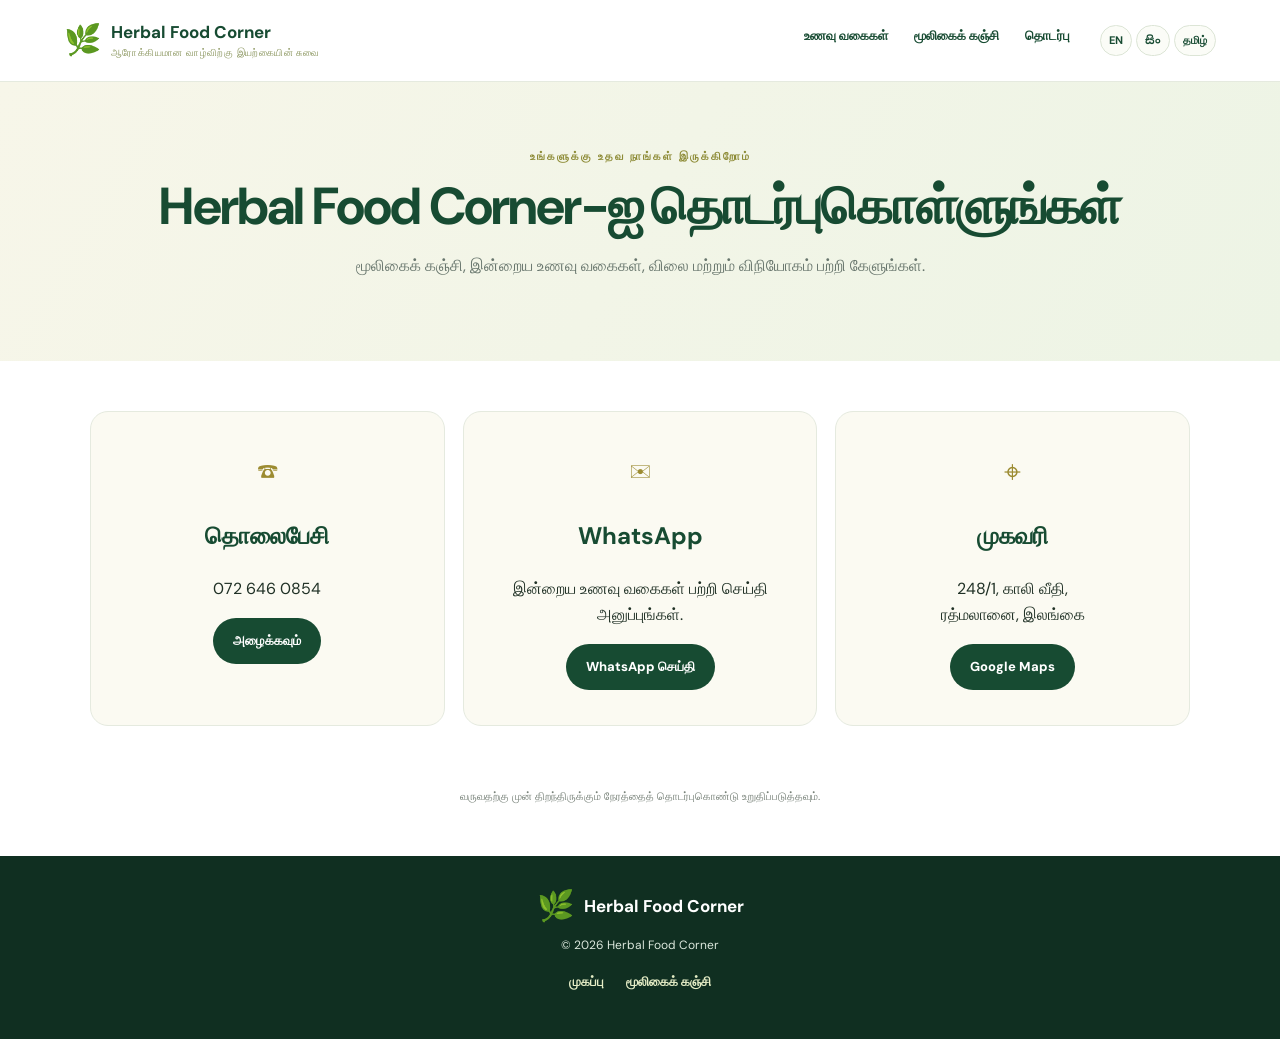
<file: contact-ta.html>
<!doctype html><html lang="ta"><head><meta charset="utf-8"><meta name="viewport" content="width=device-width, initial-scale=1"><title>Herbal Food Corner தொடர்பு | ரத்மலானை</title><meta name="description" content="ரத்மலானை Herbal Food Corner-ஐ தொடர்புகொள்ளுங்கள். மூலிகைக் கஞ்சி, இன்றைய உணவு வகைகள், விலை மற்றும் விநியோகம் பற்றி கேளுங்கள்."><meta name="robots" content="index,follow"><link rel="canonical" href="https://herbalfoodcorner.github.io/Herbal-Food-Corner/contact-ta.html"><link rel="stylesheet" href="styles.css">
<link rel="alternate" hreflang="en" href="https://herbalfoodcorner.github.io/Herbal-Food-Corner/contact.html">
<link rel="alternate" hreflang="si" href="https://herbalfoodcorner.github.io/Herbal-Food-Corner/contact-si.html">
<link rel="alternate" hreflang="ta" href="https://herbalfoodcorner.github.io/Herbal-Food-Corner/contact-ta.html">
<link rel="alternate" hreflang="x-default" href="https://herbalfoodcorner.github.io/Herbal-Food-Corner/contact.html">
<meta property="og:image" content="https://herbalfoodcorner.github.io/Herbal-Food-Corner/images/herbal-food-corner-food.jpg">
<meta name="twitter:card" content="summary_large_image">
<meta name="twitter:title" content="Herbal Food Corner">
<meta name="twitter:image" content="https://herbalfoodcorner.github.io/Herbal-Food-Corner/images/herbal-food-corner-food.jpg">
</head><body>
<header class="site-header"><a class="brand" href="index-ta.html"><span class="brand-mark">🌿</span><span>Herbal Food <b>Corner</b><small>ஆரோக்கியமான வாழ்விற்கு இயற்கையின் சுவை</small></span></a><nav><a href="index-ta.html#menu">உணவு வகைகள்</a><a href="kola-kanda-ta.html">மூலிகைக் கஞ்சி</a><a href="contact-ta.html">தொடர்பு</a><div class="language-switch"><a href="contact.html">EN</a><a href="index-si.html">සිං</a><a href="contact-ta.html">தமிழ்</a></div></nav></header>
<main><section class="page-hero"><p class="eyebrow">உங்களுக்கு உதவ நாங்கள் இருக்கிறோம்</p><h1>Herbal Food Corner-ஐ தொடர்புகொள்ளுங்கள்</h1><p>மூலிகைக் கஞ்சி, இன்றைய உணவு வகைகள், விலை மற்றும் விநியோகம் பற்றி கேளுங்கள்.</p></section>
<section class="contact-grid"><div class="contact-panel"><span class="contact-icon">☎</span><h2>தொலைபேசி</h2><p>072 646 0854</p><a class="btn primary" href="tel:+94726460854">அழைக்கவும்</a></div><div class="contact-panel"><span class="contact-icon">✉</span><h2>WhatsApp</h2><p>இன்றைய உணவு வகைகள் பற்றி செய்தி அனுப்புங்கள்.</p><a class="btn primary" href="https://wa.me/94726460854" target="_blank" rel="noopener">WhatsApp செய்தி</a></div><div class="contact-panel"><span class="contact-icon">⌖</span><h2>முகவரி</h2><p>248/1, காலி வீதி,<br>ரத்மலானை, இலங்கை</p><a class="btn primary" href="https://www.google.com/maps/search/?api=1&query=Herbal%20Food%20Corner%2C%20248%2F1%20Galle%20Road%2C%20Ratmalana" target="_blank" rel="noopener">Google Maps</a></div></section><p class="disclaimer center">வருவதற்கு முன் திறந்திருக்கும் நேரத்தைத் தொடர்புகொண்டு உறுதிப்படுத்தவும்.</p></main>
<footer class="site-footer"><a class="brand footer-brand" href="index-ta.html"><span class="brand-mark">🌿</span><span>Herbal Food <b>Corner</b></span></a><p>© 2026 Herbal Food Corner</p><div class="footer-links"><a href="index-ta.html">முகப்பு</a><a href="kola-kanda-ta.html">மூலிகைக் கஞ்சி</a></div></footer></body></html>
</file>
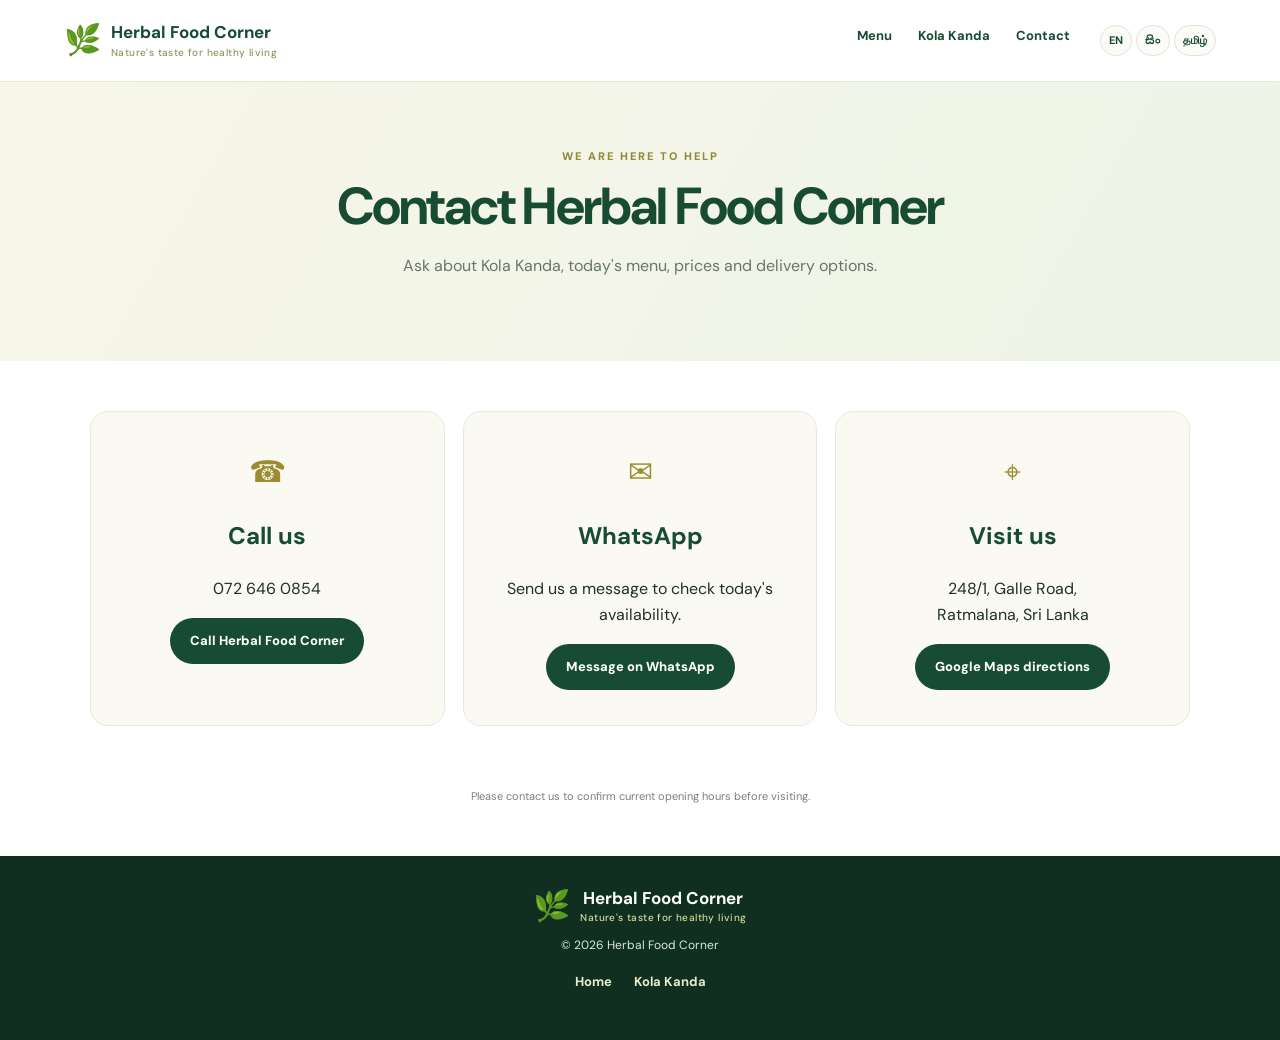
<file: contact.html>
<!doctype html>
<html lang="en"><head><meta charset="utf-8"><meta name="viewport" content="width=device-width, initial-scale=1">
<title>Contact Herbal Food Corner | Kola Kanda in Ratmalana</title>
<meta name="description" content="Contact Herbal Food Corner in Ratmalana, Sri Lanka. Call or WhatsApp to ask about Kola Kanda, herbal porridge, today's menu and delivery.">
<meta name="robots" content="index,follow"><link rel="canonical" href="https://herbalfoodcorner.github.io/Herbal-Food-Corner/contact.html"><link rel="icon" href="favicon.svg" type="image/svg+xml"><link rel="stylesheet" href="styles.css">
<script type="application/ld+json">{"@context":"https://schema.org","@type":"ContactPage","name":"Contact Herbal Food Corner","url":"https://herbalfoodcorner.github.io/Herbal-Food-Corner/contact.html","mainEntity":{"@type":"Restaurant","name":"Herbal Food Corner","telephone":"+94726460854","address":{"@type":"PostalAddress","streetAddress":"248/1, Galle Road, Ratmalana","addressLocality":"Ratmalana","addressRegion":"Western Province","addressCountry":"LK"}}}</script>

<link rel="alternate" hreflang="en" href="https://herbalfoodcorner.github.io/Herbal-Food-Corner/contact.html">
<link rel="alternate" hreflang="si" href="https://herbalfoodcorner.github.io/Herbal-Food-Corner/contact-si.html">
<link rel="alternate" hreflang="ta" href="https://herbalfoodcorner.github.io/Herbal-Food-Corner/contact-ta.html">
<link rel="alternate" hreflang="x-default" href="https://herbalfoodcorner.github.io/Herbal-Food-Corner/contact.html">
<meta property="og:image" content="https://herbalfoodcorner.github.io/Herbal-Food-Corner/images/herbal-food-corner-food.jpg">
<meta name="twitter:card" content="summary_large_image">
<meta name="twitter:title" content="Herbal Food Corner">
<meta name="twitter:image" content="https://herbalfoodcorner.github.io/Herbal-Food-Corner/images/herbal-food-corner-food.jpg">
</head><body>
<header class="site-header"><a class="brand" href="index.html"><span class="brand-mark">🌿</span><span>Herbal Food <b>Corner</b><small>Nature's taste for healthy living</small></span></a><nav><a href="index.html#menu">Menu</a><a href="kola-kanda.html">Kola Kanda</a><a href="contact.html">Contact</a><div class="language-switch" aria-label="Choose language">
  <a href="index.html" lang="en">EN</a>
  <a href="index-si.html" lang="si">සිං</a>
  <a href="index-ta.html" lang="ta">தமிழ்</a>
</div></nav></header>
<main><section class="page-hero"><p class="eyebrow">WE ARE HERE TO HELP</p><h1>Contact Herbal Food Corner</h1><p>Ask about Kola Kanda, today's menu, prices and delivery options.</p></section>
<section class="contact-grid">
<div class="contact-panel"><span class="contact-icon">☎</span><h2>Call us</h2><p>072 646 0854</p><a class="btn primary" href="tel:+94726460854">Call Herbal Food Corner</a></div>
<div class="contact-panel"><span class="contact-icon">✉</span><h2>WhatsApp</h2><p>Send us a message to check today's availability.</p><a class="btn primary" href="https://wa.me/94726460854" target="_blank" rel="noopener">Message on WhatsApp</a></div>
<div class="contact-panel"><span class="contact-icon">⌖</span><h2>Visit us</h2><p>248/1, Galle Road,<br>Ratmalana, Sri Lanka</p><a class="btn primary" href="https://www.google.com/maps/search/?api=1&query=Herbal%20Food%20Corner%2C%20248%2F1%20Galle%20Road%2C%20Ratmalana" target="_blank" rel="noopener">Google Maps directions</a></div>
</section><p class="disclaimer center">Please contact us to confirm current opening hours before visiting.</p></main>
<footer class="site-footer"><a class="brand footer-brand" href="index.html"><span class="brand-mark">🌿</span><span>Herbal Food <b>Corner</b><small>Nature's taste for healthy living</small></span></a><p>© 2026 Herbal Food Corner</p><div class="footer-links"><a href="index.html">Home</a><a href="kola-kanda.html">Kola Kanda</a></div></footer>
</body></html>
</file>
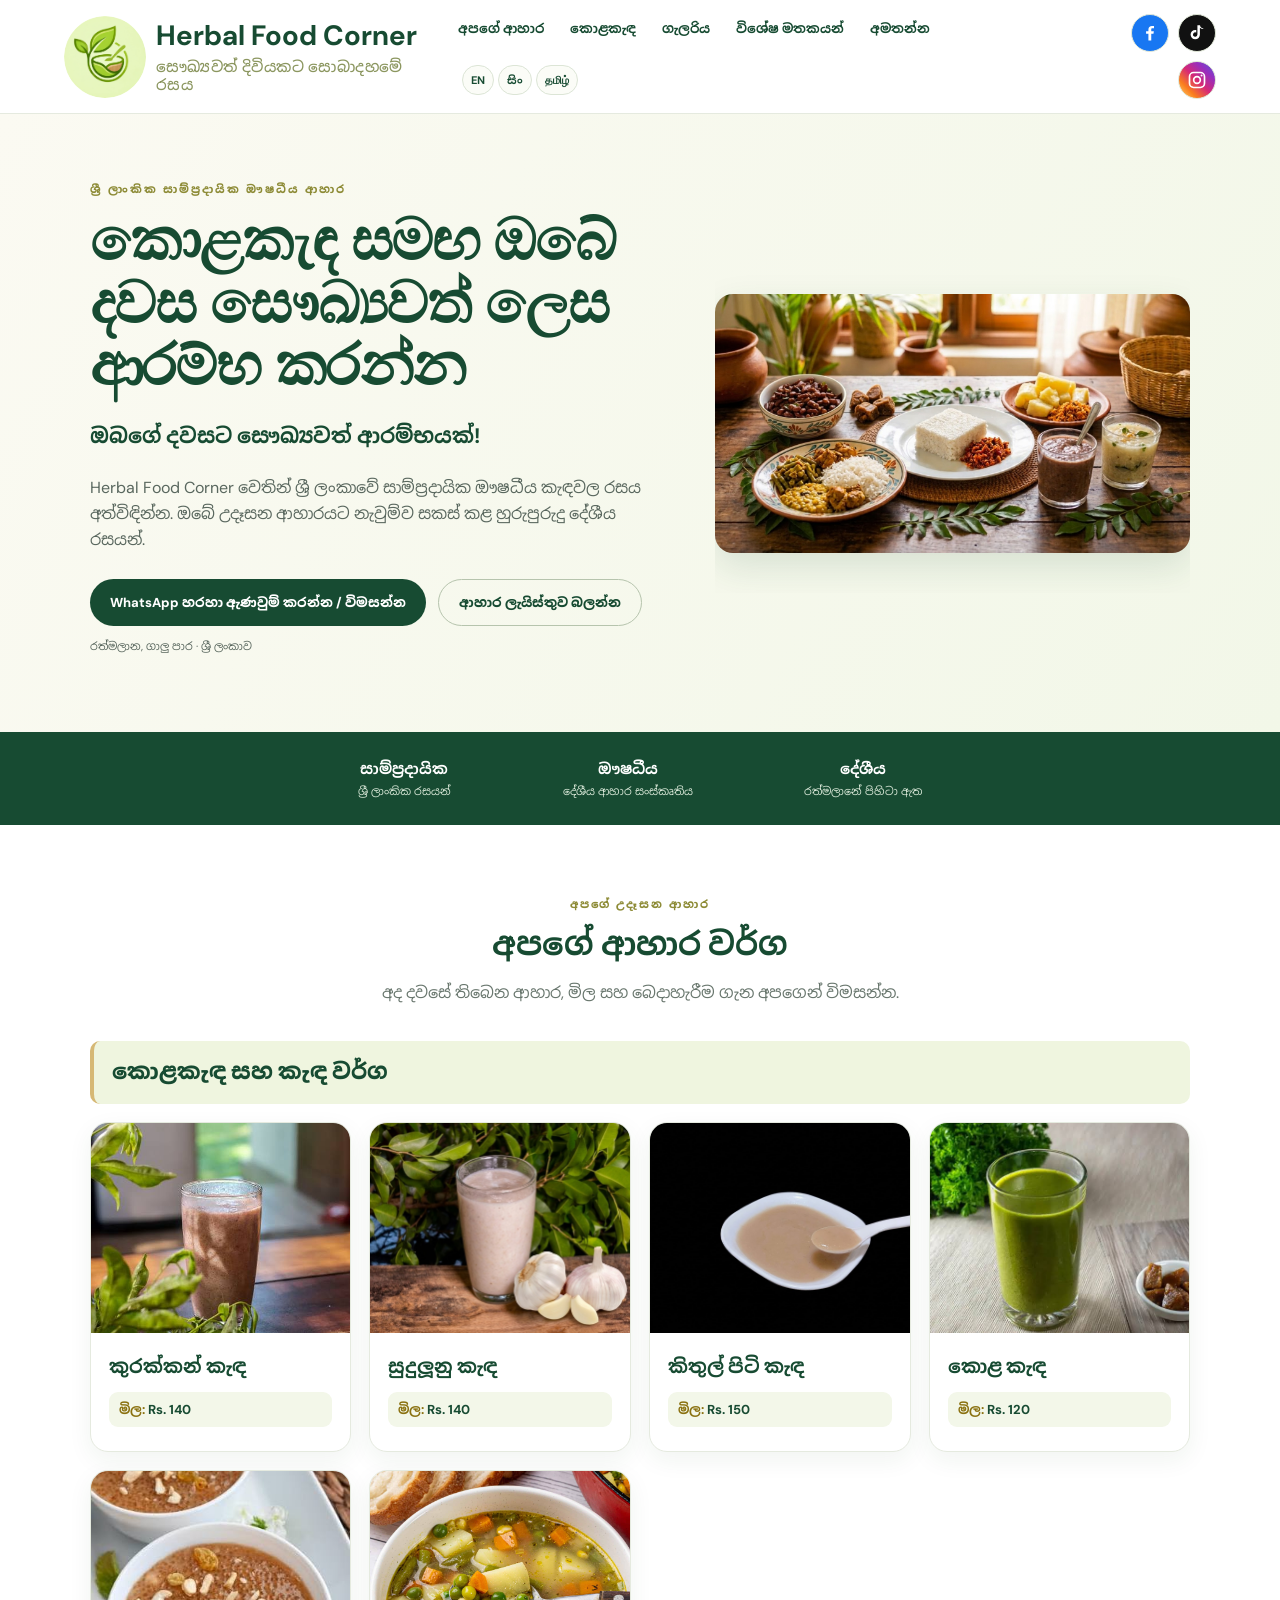
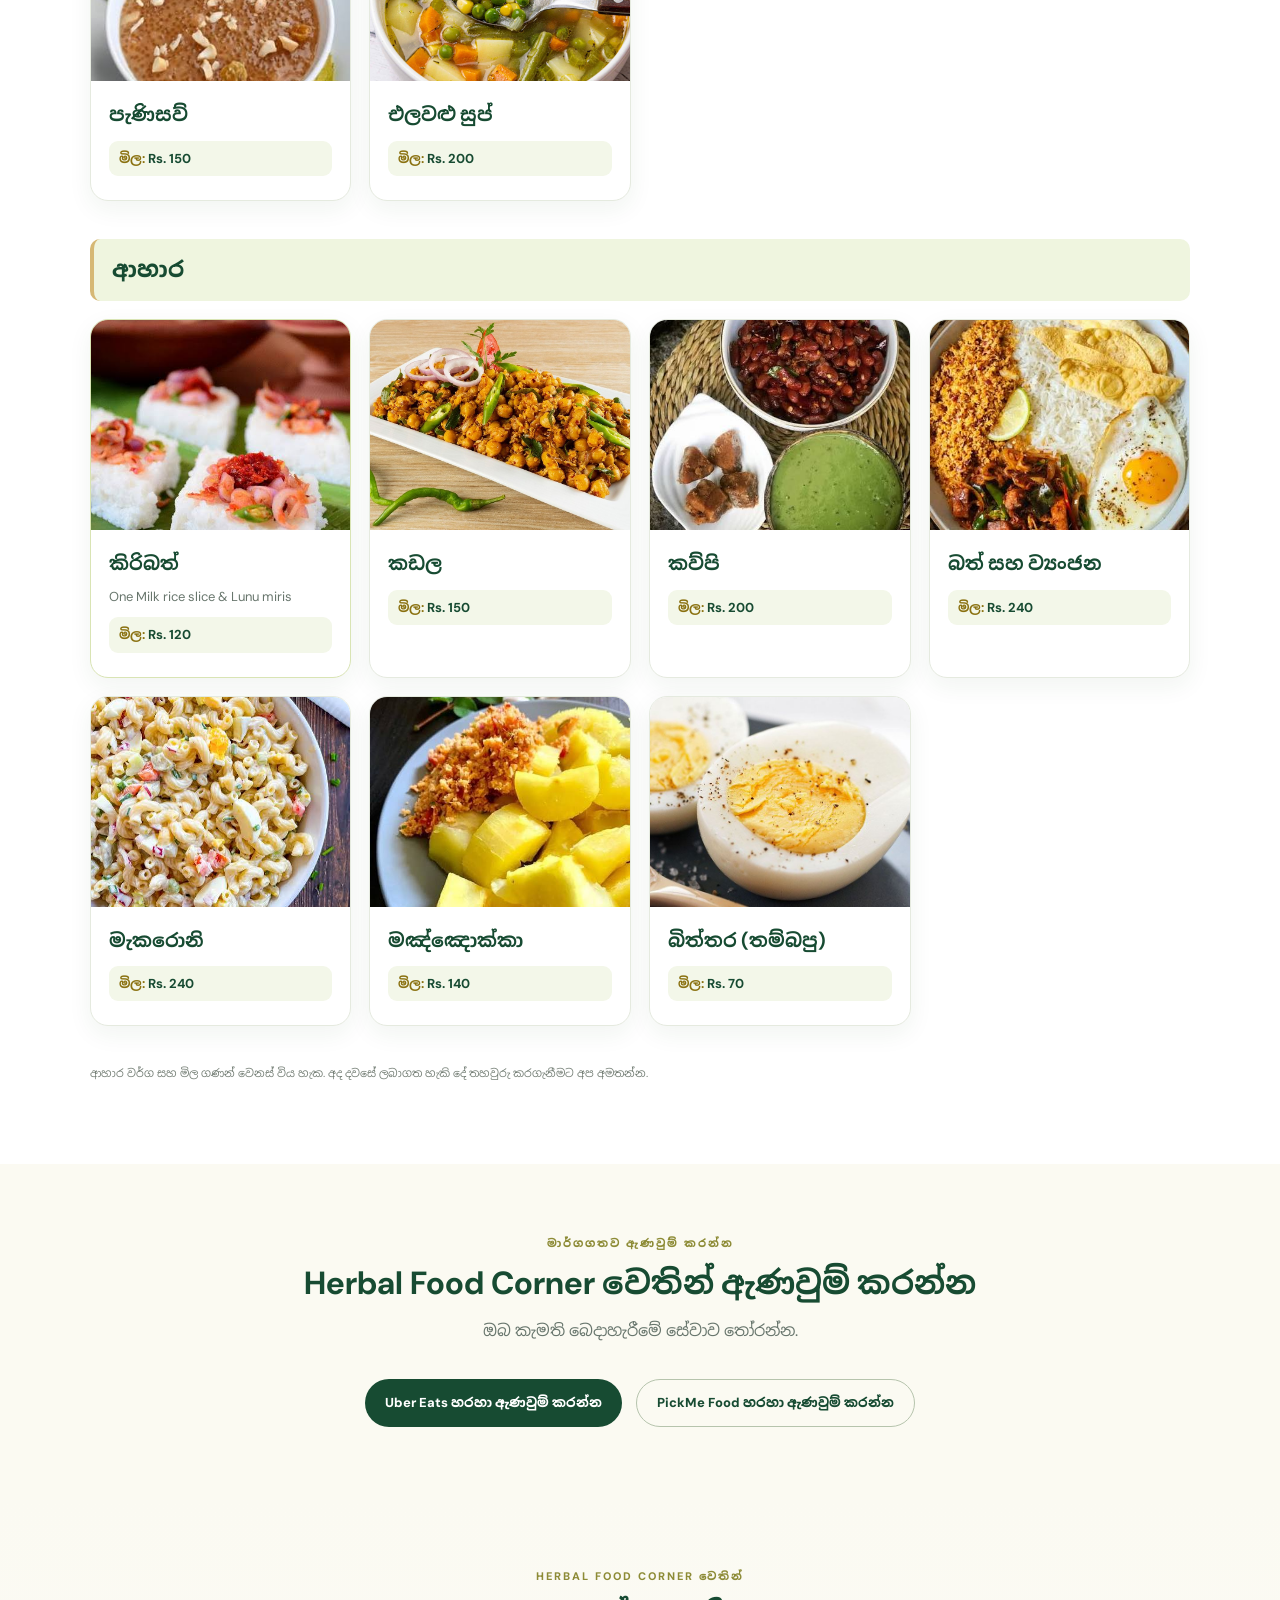
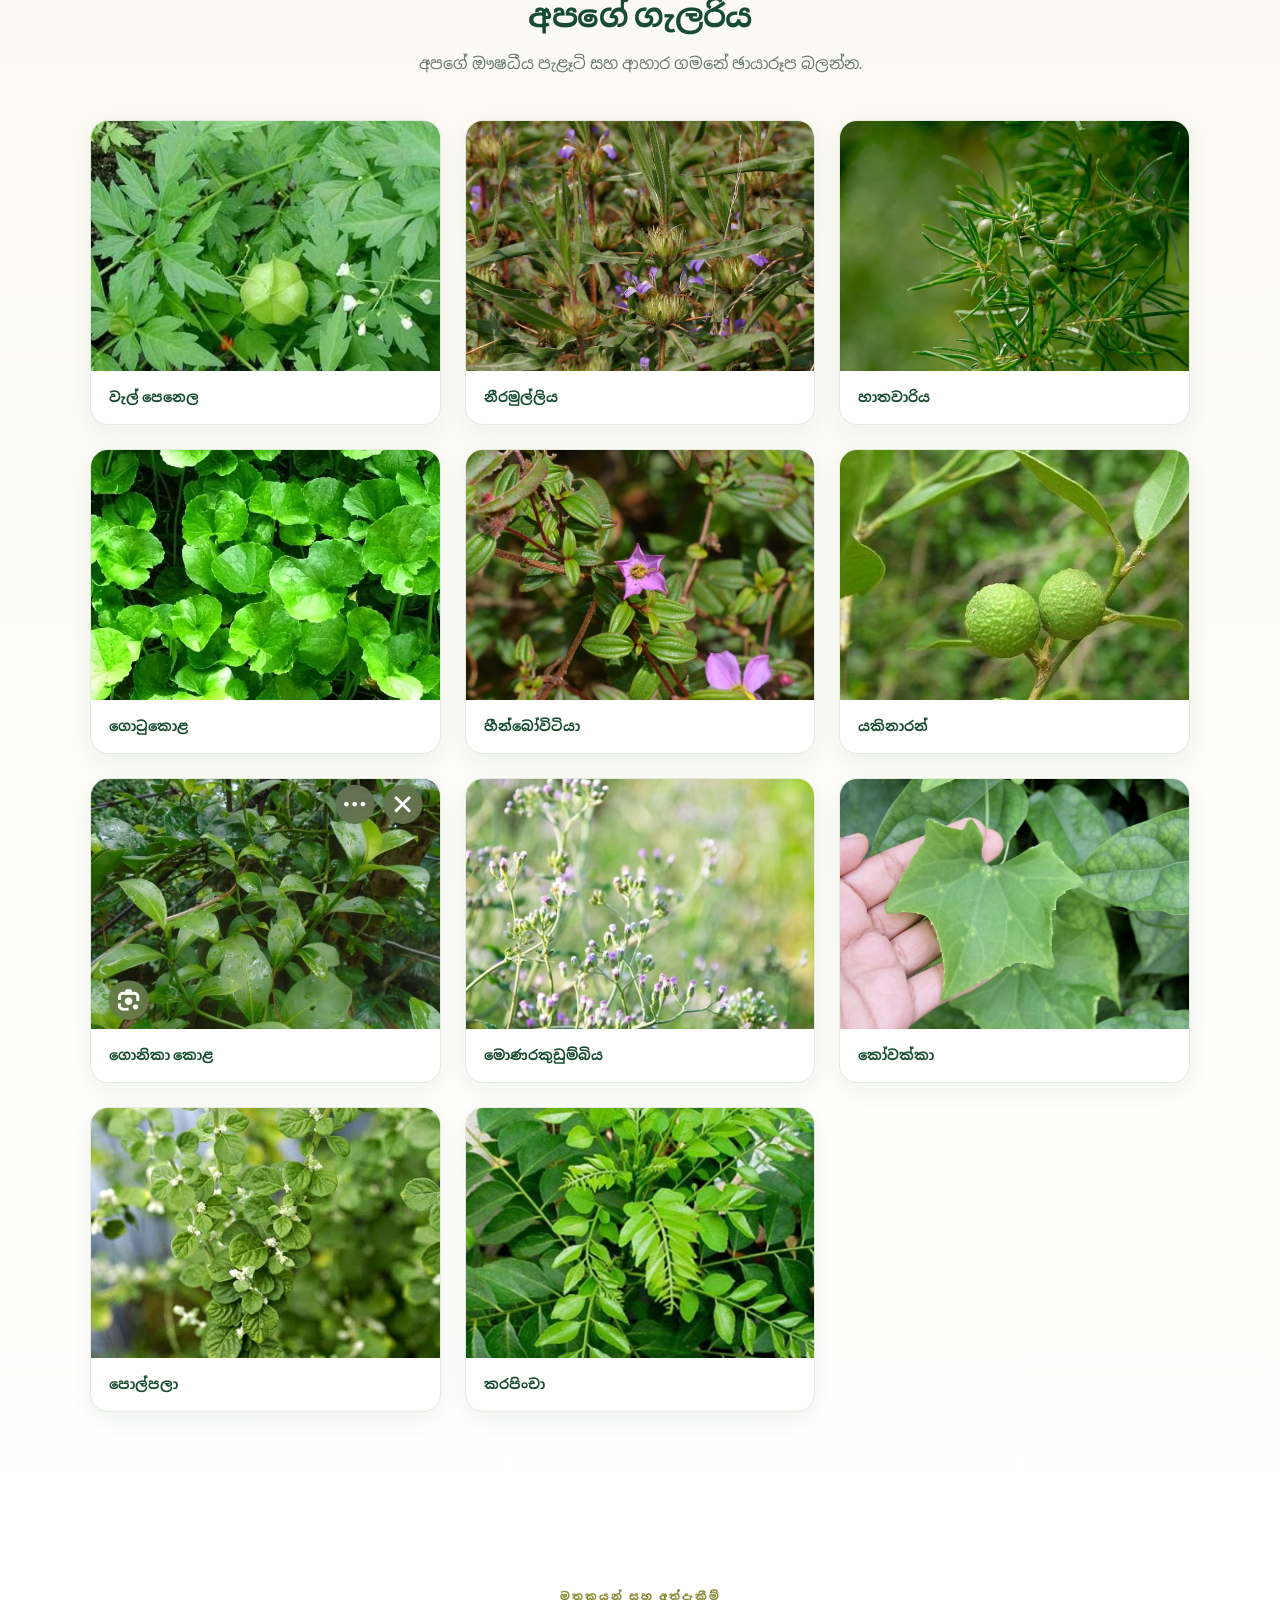
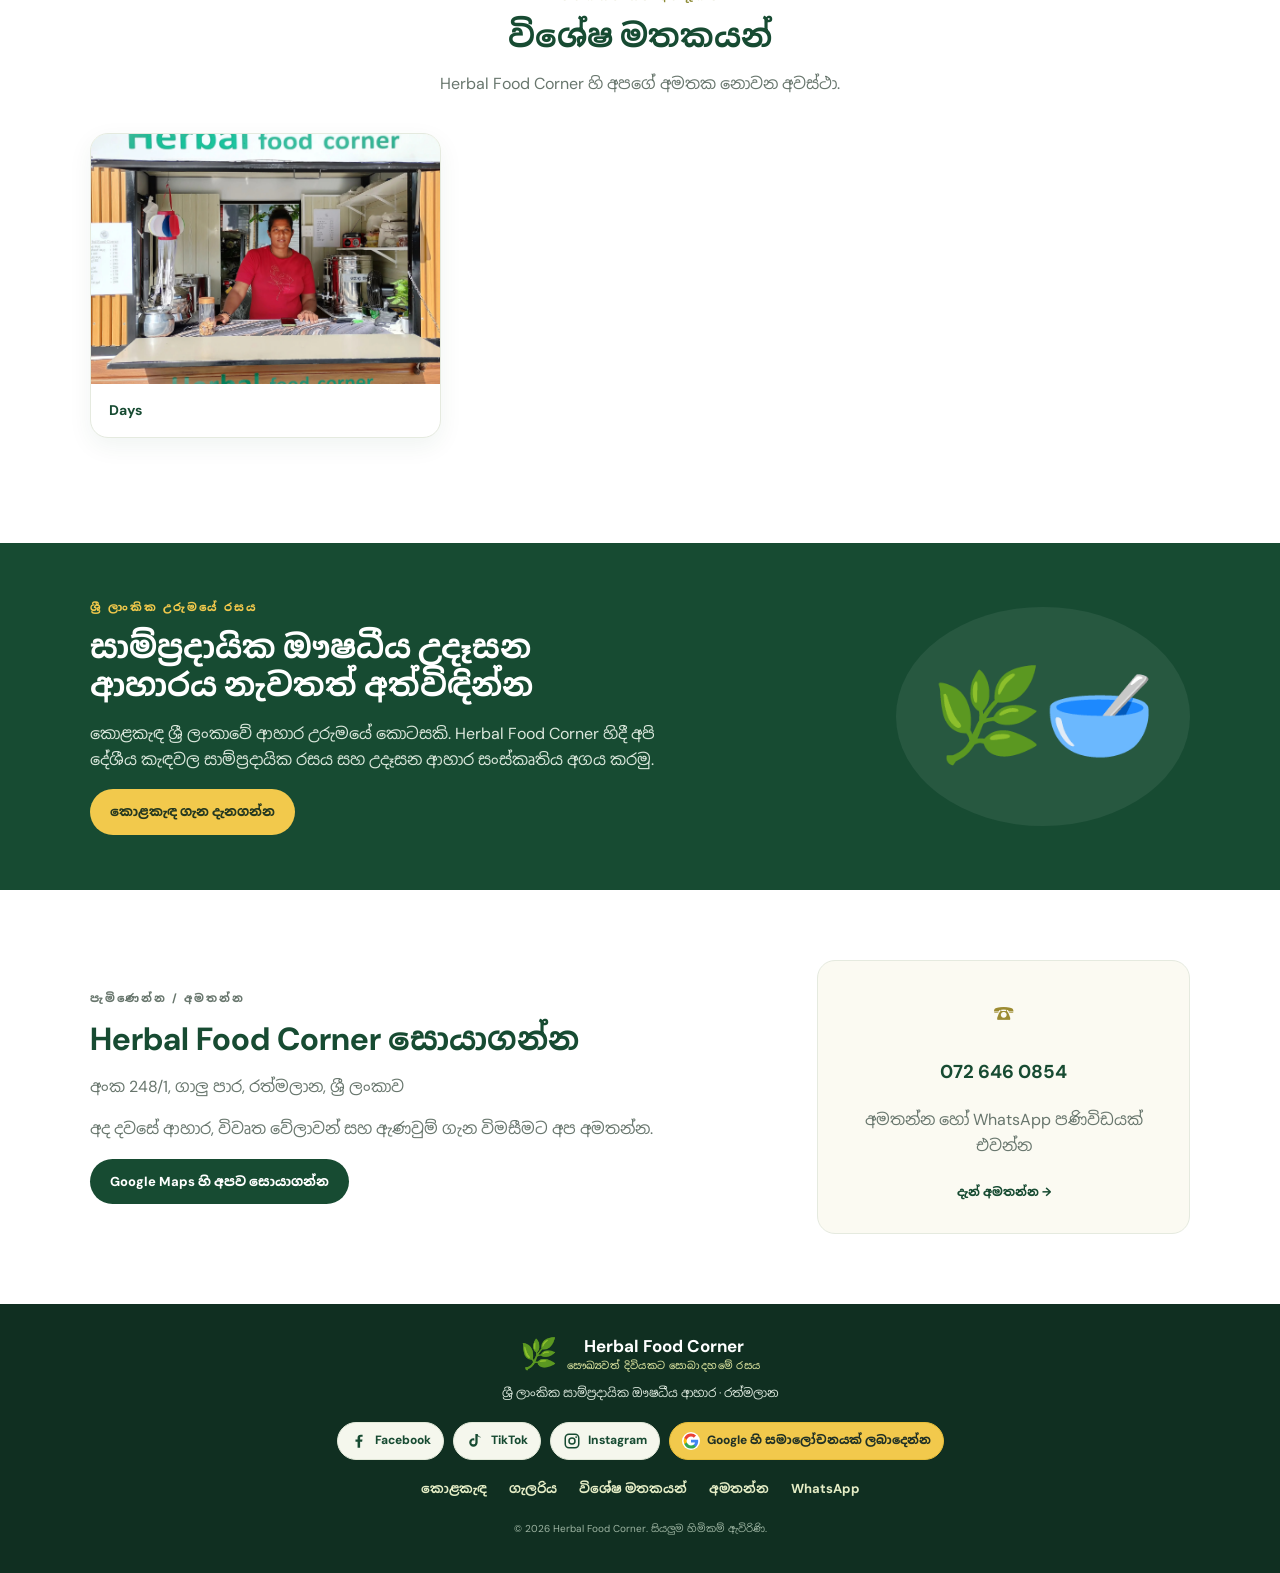
<file: index-si.html>
<!doctype html>
<html lang="si">
<head>
<meta charset="utf-8">
<meta name="viewport" content="width=device-width, initial-scale=1">
<title>Herbal Food Corner | ශ්‍රී ලාංකික කොළකැඳ – රත්මලාන</title>
<meta name="description" content="රත්මලාන Herbal Food Corner වෙතින් සාම්ප්‍රදායික කොළකැඳ සහ ඖෂධීය කැඳ වර්ග ගැන දැනගන්න. අද දවසේ ආහාර සහ ඇණවුම් සඳහා අප අමතන්න.">
<meta name="robots" content="index,follow,max-image-preview:large">
<link rel="canonical" href="https://herbalfoodcorner.github.io/Herbal-Food-Corner/index-si.html">
<link rel="stylesheet" href="styles.css">
<link rel="icon" href="favicon.svg" type="image/svg+xml">
<meta property="og:type" content="website">
<meta property="og:title" content="Herbal Food Corner | ශ්‍රී ලාංකික කොළකැඳ">
<meta property="og:description" content="රත්මලානේ සාම්ප්‍රදායික ශ්‍රී ලාංකික ඖෂධීය කැඳ.">
<meta property="og:url" content="https://herbalfoodcorner.github.io/Herbal-Food-Corner/index-si.html">
<meta name="theme-color" content="#174b32">

<style>
.social-links{display:flex;align-items:center;gap:9px;flex-wrap:wrap}
.social-links a{display:inline-flex;align-items:center;justify-content:center;gap:7px;text-decoration:none;font-size:12px;font-weight:800;color:#174b32;background:#f5f7ed;border:1px solid #e1e8d8;border-radius:999px;padding:8px 12px;transition:.2s}
.social-links a:hover{background:#d9e9a2;transform:translateY(-2px)}
.header-social{margin-left:auto;justify-content:flex-end}
.header-social a{width:38px;height:38px;padding:0;border-radius:50%}
.social-svg{width:21px;height:21px;display:block}
.header-social .social-svg{width:20px;height:20px}
.header-social a.facebook-icon{background:#1877F2;color:#fff}
.header-social a.tiktok-icon{background:#111;color:#fff}
.header-social a.instagram-icon{background:linear-gradient(45deg,#feda75,#fa7e1e,#d62976,#962fbf,#4f5bd5);color:#fff}
.footer-social{justify-content:center;margin:18px auto}
.footer-social .social-svg{width:18px;height:18px}
.google-review{background:#f2c94c!important;border-color:#e7bd39!important;color:#203126!important}
.google-review .social-svg{background:#fff;border-radius:50%}
@media(max-width:850px){.site-header{flex-wrap:wrap}.header-social{margin-left:0;justify-content:flex-start}}
@media(max-width:560px){.header-social{gap:6px}.header-social a{width:34px;height:34px}.social-links a{font-size:11px;padding:5px 8px}}

.header-brand-logo{width:82px;height:82px;object-fit:contain;border-radius:50%;flex:0 0 auto}
.site-header .brand>span{font-size:28px;line-height:1.2}
.site-header .brand small{display:block;font-size:15px;margin-top:5px}
.hero h1{font-family:Georgia,"Palatino Linotype","Book Antiqua",serif;font-weight:700;letter-spacing:-1.1px;line-height:1.08}
.hero-photo-wrap{display:flex;align-items:center;justify-content:center;overflow:hidden;min-width:0;background:transparent}
.hero-photo{display:block;width:100%;max-width:600px;max-height:620px;height:auto;object-fit:contain;border-radius:18px;box-shadow:0 14px 36px rgba(23,75,50,.13)}
@media(max-width:850px){.hero-photo-wrap{margin:24px auto 0;width:100%}.hero-photo{max-width:480px;max-height:560px}}
@media(max-width:560px){
.header-brand-logo{width:68px;height:68px}
.site-header .brand>span{font-size:23px}
.site-header .brand small{font-size:13px}
}
#live-menu-grid a[href*="wa.me"],#live-menu-grid a[href*="whatsapp"]{display:none!important}
</style>

<script type="application/ld+json">
{
 "@context":"https://schema.org",
 "@type":"Restaurant",
 "name":"Herbal Food Corner",
 "description":"ශ්‍රී ලාංකික සාම්ප්‍රදායික ඖෂධීය කැඳ සහ කොළකැඳ.",
 "url":"https://herbalfoodcorner.github.io/Herbal-Food-Corner/index-si.html",
 "telephone":"+94726460854",
 "servesCuisine":["Sri Lankan","Herbal food"],
 "priceRange":"LKR",
 "address":{
  "@type":"PostalAddress",
  "streetAddress":"248/1, Galle Road, Ratmalana",
  "addressLocality":"Ratmalana",
  "addressRegion":"Western Province",
  "addressCountry":"LK"
 },
 "hasMenu":"https://herbalfoodcorner.github.io/Herbal-Food-Corner/#menu"
}
</script>

<link rel="alternate" hreflang="en" href="https://herbalfoodcorner.github.io/Herbal-Food-Corner/">
<link rel="alternate" hreflang="si" href="https://herbalfoodcorner.github.io/Herbal-Food-Corner/index-si.html">
<link rel="alternate" hreflang="ta" href="https://herbalfoodcorner.github.io/Herbal-Food-Corner/index-ta.html">
<link rel="alternate" hreflang="x-default" href="https://herbalfoodcorner.github.io/Herbal-Food-Corner/">
<meta property="og:image" content="https://herbalfoodcorner.github.io/Herbal-Food-Corner/images/herbal-food-corner-food.jpg">
<meta name="twitter:card" content="summary_large_image">
<meta name="twitter:title" content="Herbal Food Corner">
<meta name="twitter:image" content="https://herbalfoodcorner.github.io/Herbal-Food-Corner/images/herbal-food-corner-food.jpg">
</head>

<body>
<header class="site-header">
<a class="brand" href="index-si.html" aria-label="Herbal Food Corner home">
<img class="header-brand-logo" src="images/herbal-food-corner-logo.png" alt="Herbal Food Corner logo">
<span>Herbal Food <b>Corner</b><small>සෞඛ්‍යවත් දිවියකට සොබාදහමේ රසය</small></span>
</a>

<nav aria-label="ප්‍රධාන මෙනුව">
<a href="#menu">අපගේ ආහාර</a>
<a href="kola-kanda-si.html">කොළකැඳ</a>
<a href="#gallery">ගැලරිය</a>
<a href="#special-moments">විශේෂ මතකයන්</a>
<a href="contact-si.html">අමතන්න</a>
<div class="language-switch" aria-label="භාෂාව තෝරන්න">
<a href="index.html" lang="en">EN</a>
<a href="index-si.html" lang="si">සිං</a>
<a href="index-ta.html" lang="ta">தமிழ்</a>
</div>
</nav>

<div class="social-links header-social" aria-label="අපගේ සමාජ මාධ්‍ය">
<a class="facebook-icon" href="https://www.facebook.com/profile.php?id=61593643426445" target="_blank" rel="noopener" aria-label="Facebook">
<svg class="social-svg" viewBox="0 0 24 24" aria-hidden="true"><path fill="currentColor" d="M13.5 21v-8h2.7l.4-3.1h-3.1v-2c0-.9.3-1.5 1.6-1.5h1.7V3.6c-.3 0-1.3-.1-2.5-.1-2.5 0-4.2 1.5-4.2 4.3v2.1H7.3V13h2.8v8z"/></svg>
</a>
<a class="tiktok-icon" href="https://www.tiktok.com/@herbalfoodcorner" target="_blank" rel="noopener" aria-label="TikTok">
<svg class="social-svg" viewBox="0 0 24 24" aria-hidden="true"><path fill="currentColor" d="M19.6 7.2a6.7 6.7 0 0 1-4.1-1.4v8.1a5.6 5.6 0 1 1-5.6-5.6c.4 0 .8 0 1.2.1v3.1a2.6 2.6 0 1 0 1.4 2.4V2.8h3.1c.2 2 1.8 3.6 4 3.8z"/></svg>
</a>
<a class="instagram-icon" href="https://www.instagram.com/herbalfoodcorner" target="_blank" rel="noopener" aria-label="Instagram">
<svg class="social-svg" viewBox="0 0 24 24" aria-hidden="true"><rect x="3" y="3" width="18" height="18" rx="5" fill="none" stroke="currentColor" stroke-width="2"/><circle cx="12" cy="12" r="4" fill="none" stroke="currentColor" stroke-width="2"/><circle cx="17.5" cy="6.7" r="1.2" fill="currentColor"/></svg>
</a>
</div>
</header>

<main>
<section class="hero">
<div class="hero-copy">
<p class="eyebrow">ශ්‍රී ලාංකික සාම්ප්‍රදායික ඖෂධීය ආහාර</p>
<h1>කොළකැඳ සමඟ ඔබේ දවස සෞඛ්‍යවත් ලෙස ආරම්භ කරන්න</h1>
<p class="lead">ඔබගේ දවසට සෞඛ්‍යවත් ආරම්භයක්!</p>
<p>Herbal Food Corner වෙතින් ශ්‍රී ලංකාවේ සාම්ප්‍රදායික ඖෂධීය කැඳවල රසය අත්විඳින්න. ඔබේ උදෑසන ආහාරයට නැවුම්ව සකස් කළ හුරුපුරුදු දේශීය රසයන්.</p>
<div class="hero-actions">
<a class="btn primary" href="https://wa.me/94726460854?text=ආයුබෝවන්%20Herbal%20Food%20Corner%2C%20අද%20ආහාර%20ලැයිස්තුව%20දැනගැනීමට%20කැමතියි." target="_blank" rel="noopener">WhatsApp හරහා ඇණවුම් කරන්න / විමසන්න</a>
<a class="btn secondary" href="#menu">ආහාර ලැයිස්තුව බලන්න</a>
</div>
<p class="small-note">රත්මලාන, ගාලු පාර · ශ්‍රී ලංකාව</p>
</div>
<div class="hero-art hero-photo-wrap">
<img class="hero-photo" src="images/herbal-food-corner-food.jpg" alt="Herbal Food Corner හි සාම්ප්‍රදායික ශ්‍රී ලාංකික ආහාර සහ කොළකැඳ">
</div>
</section>

<section class="trust-strip">
<div><strong>සාම්ප්‍රදායික</strong><span>ශ්‍රී ලාංකික රසයන්</span></div>
<div><strong>ඖෂධීය</strong><span>දේශීය ආහාර සංස්කෘතිය</span></div>
<div><strong>දේශීය</strong><span>රත්මලානේ පිහිටා ඇත</span></div>
</section>

<section class="section" id="menu">
<div class="section-heading">
<p class="eyebrow">අපගේ උදෑසන ආහාර</p>
<h2>අපගේ ආහාර වර්ග</h2>
<p>අද දවසේ තිබෙන ආහාර, මිල සහ බෙදාහැරීම ගැන අපගෙන් විමසන්න.</p>
</div>
<div class="menu-grid" id="live-menu-grid"><p>Loading menu...</p></div>
<p class="disclaimer">ආහාර වර්ග සහ මිල ගණන් වෙනස් විය හැක. අද දවසේ ලබාගත හැකි දේ තහවුරු කරගැනීමට අප අමතන්න.</p>
</section>

<section class="section order-section">
<div class="section-heading">
<p class="eyebrow">මාර්ගගතව ඇණවුම් කරන්න</p>
<h2>Herbal Food Corner වෙතින් ඇණවුම් කරන්න</h2>
<p>ඔබ කැමති බෙදාහැරීමේ සේවාව තෝරන්න.</p>
</div>
<div class="order-actions">
<a class="btn primary" href="https://www.ubereats.com/store-browse-uuid/c9e183bc-28a0-5530-aede-dcf3008208b2?diningMode=DELIVERY" target="_blank" rel="noopener">Uber Eats හරහා ඇණවුම් කරන්න</a>
<a class="btn secondary" href="https://pickme-app-sl.onelink.me/Fore/wf8b2glu" target="_blank" rel="noopener">PickMe Food හරහා ඇණවුම් කරන්න</a>
</div>
</section>

<section class="section photo-gallery" id="gallery">
<div class="section-heading">
<p class="eyebrow">HERBAL FOOD CORNER වෙතින්</p>
<h2>අපගේ ගැලරිය</h2>
<p>අපගේ ඖෂධීය පැළෑටි සහ ආහාර ගමනේ ඡායාරූප බලන්න.</p>
</div>
<div id="live-gallery-grid"></div>
</section>

<section class="section photo-gallery" id="special-moments">
<div class="section-heading">
<p class="eyebrow">මතකයන් සහ අත්දැකීම්</p>
<h2>විශේෂ මතකයන්</h2>
<p>Herbal Food Corner හි අපගේ අමතක නොවන අවස්ථා.</p>
</div>
<div id="live-special-moments-grid"></div>
</section>

<section class="feature-band">
<div>
<p class="eyebrow">ශ්‍රී ලාංකික උරුමයේ රසය</p>
<h2>සාම්ප්‍රදායික ඖෂධීය උදෑසන ආහාරය නැවතත් අත්විඳින්න</h2>
<p>කොළකැඳ ශ්‍රී ලංකාවේ ආහාර උරුමයේ කොටසකි. Herbal Food Corner හිදී අපි දේශීය කැඳවල සාම්ප්‍රදායික රසය සහ උදෑසන ආහාර සංස්කෘතිය අගය කරමු.</p>
<a class="btn light" href="kola-kanda-si.html">කොළකැඳ ගැන දැනගන්න</a>
</div>
<div class="feature-emoji" aria-hidden="true">🌿🥣</div>
</section>

<section class="section location-section">
<div>
<p class="eyebrow">පැමිණෙන්න / අමතන්න</p>
<h2>Herbal Food Corner සොයාගන්න</h2>
<p>අංක 248/1, ගාලු පාර, රත්මලාන, ශ්‍රී ලංකාව</p>
<p>අද දවසේ ආහාර, විවෘත වේලාවන් සහ ඇණවුම් ගැන විමසීමට අප අමතන්න.</p>
<a class="btn primary" href="https://www.google.com/maps/search/?api=1&query=Herbal%20Food%20Corner%2C%20248%2F1%20Galle%20Road%2C%20Ratmalana" target="_blank" rel="noopener">Google Maps හි අපව සොයාගන්න</a>
</div>
<div class="contact-panel">
<span class="contact-icon">☎</span>
<h3>072 646 0854</h3>
<p>අමතන්න හෝ WhatsApp පණිවිඩයක් එවන්න</p>
<a class="text-link" href="tel:+94726460854">දැන් අමතන්න →</a>
</div>
</section>
</main>

<footer class="site-footer">
<a class="brand footer-brand" href="index-si.html">
<span class="brand-mark">🌿</span>
<span>Herbal Food <b>Corner</b><small>සෞඛ්‍යවත් දිවියකට සොබාදහමේ රසය</small></span>
</a>
<p>ශ්‍රී ලාංකික සාම්ප්‍රදායික ඖෂධීය ආහාර · රත්මලාන</p>

<div class="social-links footer-social" aria-label="අපව අනුගමනය කරන්න සහ සමාලෝචනයක් ලබාදෙන්න">
<a href="https://www.facebook.com/profile.php?id=61593643426445" target="_blank" rel="noopener">
<svg class="social-svg" viewBox="0 0 24 24" aria-hidden="true"><path fill="currentColor" d="M13.5 21v-8h2.7l.4-3.1h-3.1v-2c0-.9.3-1.5 1.6-1.5h1.7V3.6c-.3 0-1.3-.1-2.5-.1-2.5 0-4.2 1.5-4.2 4.3v2.1H7.3V13h2.8v8z"/></svg>Facebook
</a>
<a href="https://www.tiktok.com/@herbalfoodcorner" target="_blank" rel="noopener">
<svg class="social-svg" viewBox="0 0 24 24" aria-hidden="true"><path fill="currentColor" d="M19.6 7.2a6.7 6.7 0 0 1-4.1-1.4v8.1a5.6 5.6 0 1 1-5.6-5.6c.4 0 .8 0 1.2.1v3.1a2.6 2.6 0 1 0 1.4 2.4V2.8h3.1c.2 2 1.8 3.6 4 3.8z"/></svg>TikTok
</a>
<a href="https://www.instagram.com/herbalfoodcorner" target="_blank" rel="noopener">
<svg class="social-svg" viewBox="0 0 24 24" aria-hidden="true"><rect x="3" y="3" width="18" height="18" rx="5" fill="none" stroke="currentColor" stroke-width="2"/><circle cx="12" cy="12" r="4" fill="none" stroke="currentColor" stroke-width="2"/><circle cx="17.5" cy="6.7" r="1.2" fill="currentColor"/></svg>Instagram
</a>
<a class="google-review" href="https://g.page/r/CXwZ16IVbMGsEBM/review" target="_blank" rel="noopener">
<svg class="social-svg" viewBox="0 0 24 24" aria-hidden="true"><path fill="#4285F4" d="M21.6 12.2c0-.7-.1-1.4-.2-2H12v3.8h5.4a4.6 4.6 0 0 1-2 3v2.5h3.2c1.9-1.8 3-4.3 3-7.3z"/><path fill="#34A853" d="M12 22c2.7 0 5-.9 6.6-2.5l-3.2-2.5c-.9.6-2 .9-3.4.9-2.6 0-4.8-1.8-5.6-4.2H3.1v2.6A10 10 0 0 0 12 22z"/><path fill="#FBBC05" d="M6.4 13.7a6 6 0 0 1 0-3.4V7.7H3.1a10 10 0 0 0 0 8.6z"/><path fill="#EA4335" d="M12 6.1c1.5 0 2.8.5 3.8 1.5l2.9-2.9A9.7 9.7 0 0 0 12 2a10 10 0 0 0-8.9 5.7l3.3 2.6c.8-2.4 3-4.2 5.6-4.2z"/></svg>Google හි සමාලෝචනයක් ලබාදෙන්න
</a>
</div>

<div class="footer-links">
<a href="kola-kanda-si.html">කොළකැඳ</a>
<a href="#gallery">ගැලරිය</a>
<a href="#special-moments">විශේෂ මතකයන්</a>
<a href="contact-si.html">අමතන්න</a>
<a href="https://wa.me/94726460854" target="_blank" rel="noopener">WhatsApp</a>
</div>
<small>© <span id="year">2026</span> Herbal Food Corner. සියලුම හිමිකම් ඇවිරිණි.</small>
</footer>

<script src="menu.js"></script>
<script src="gallery.js"></script>
</body>
</html>
</file>
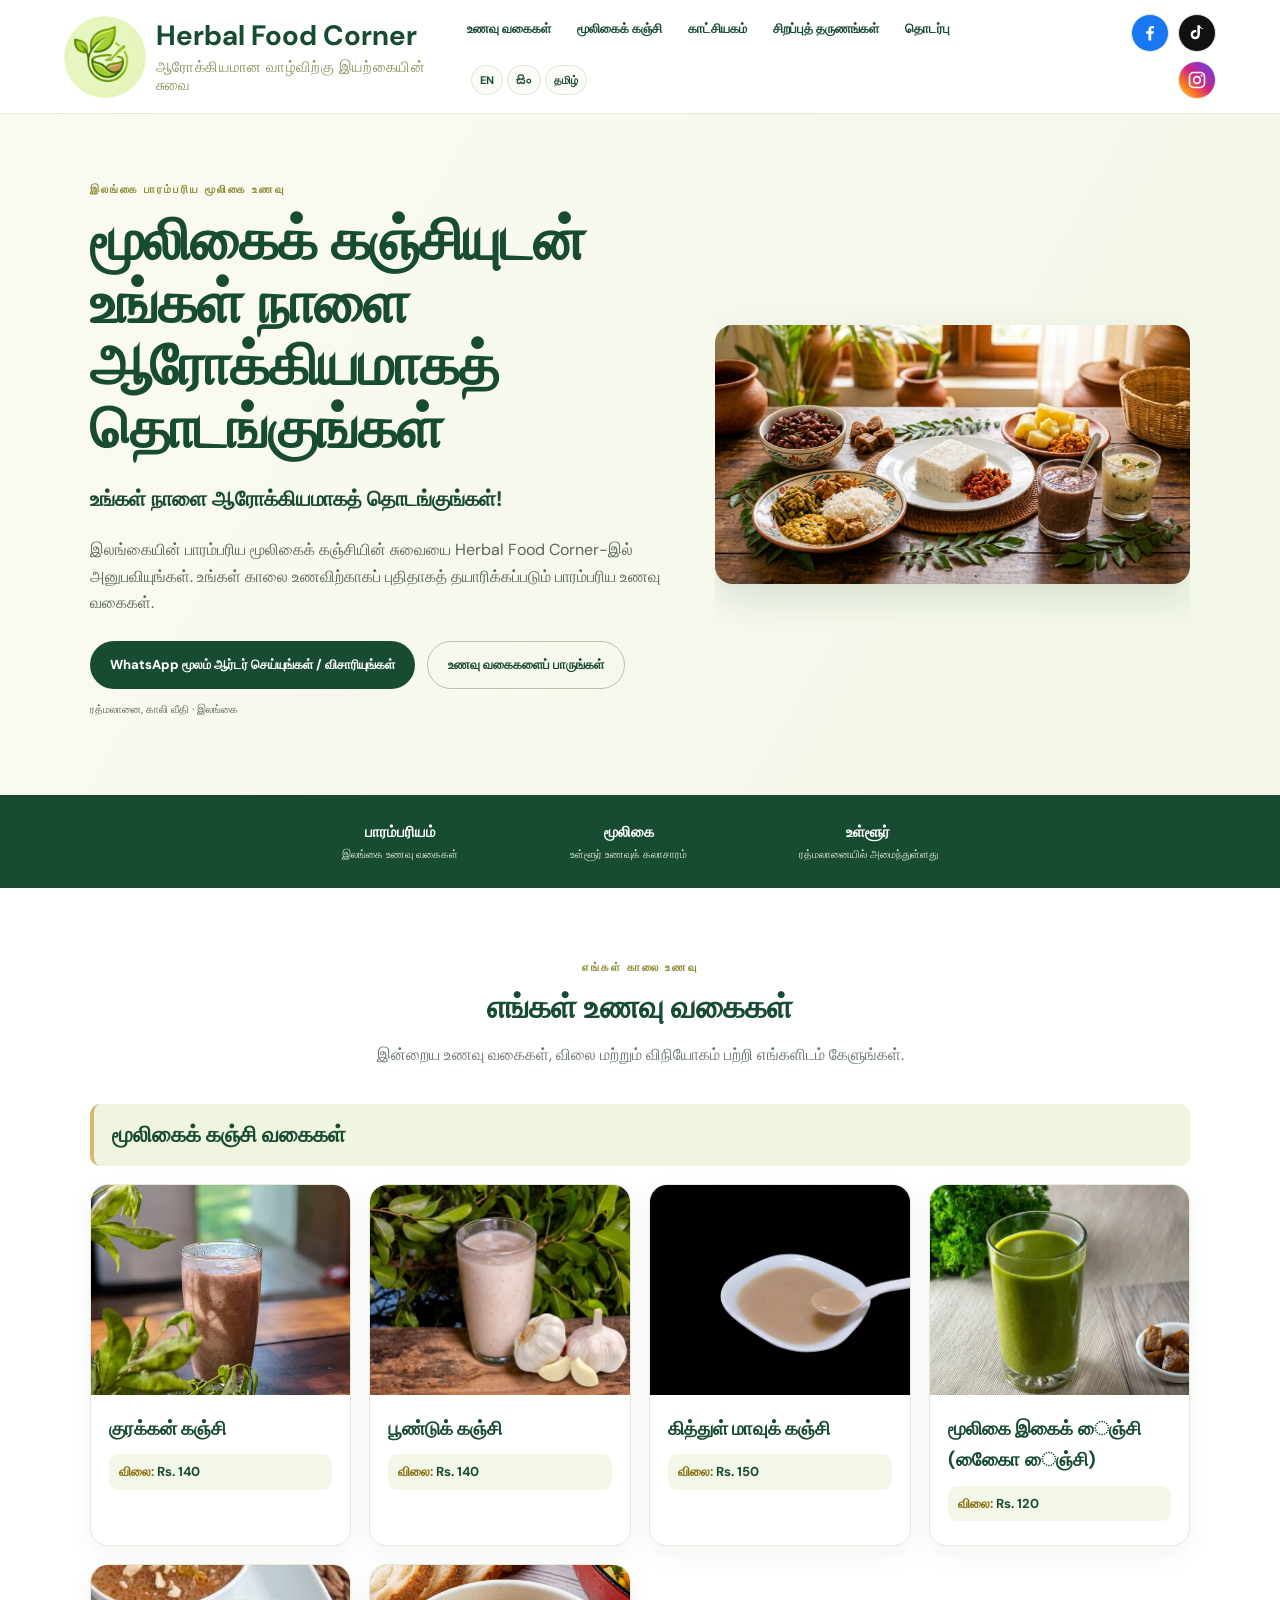
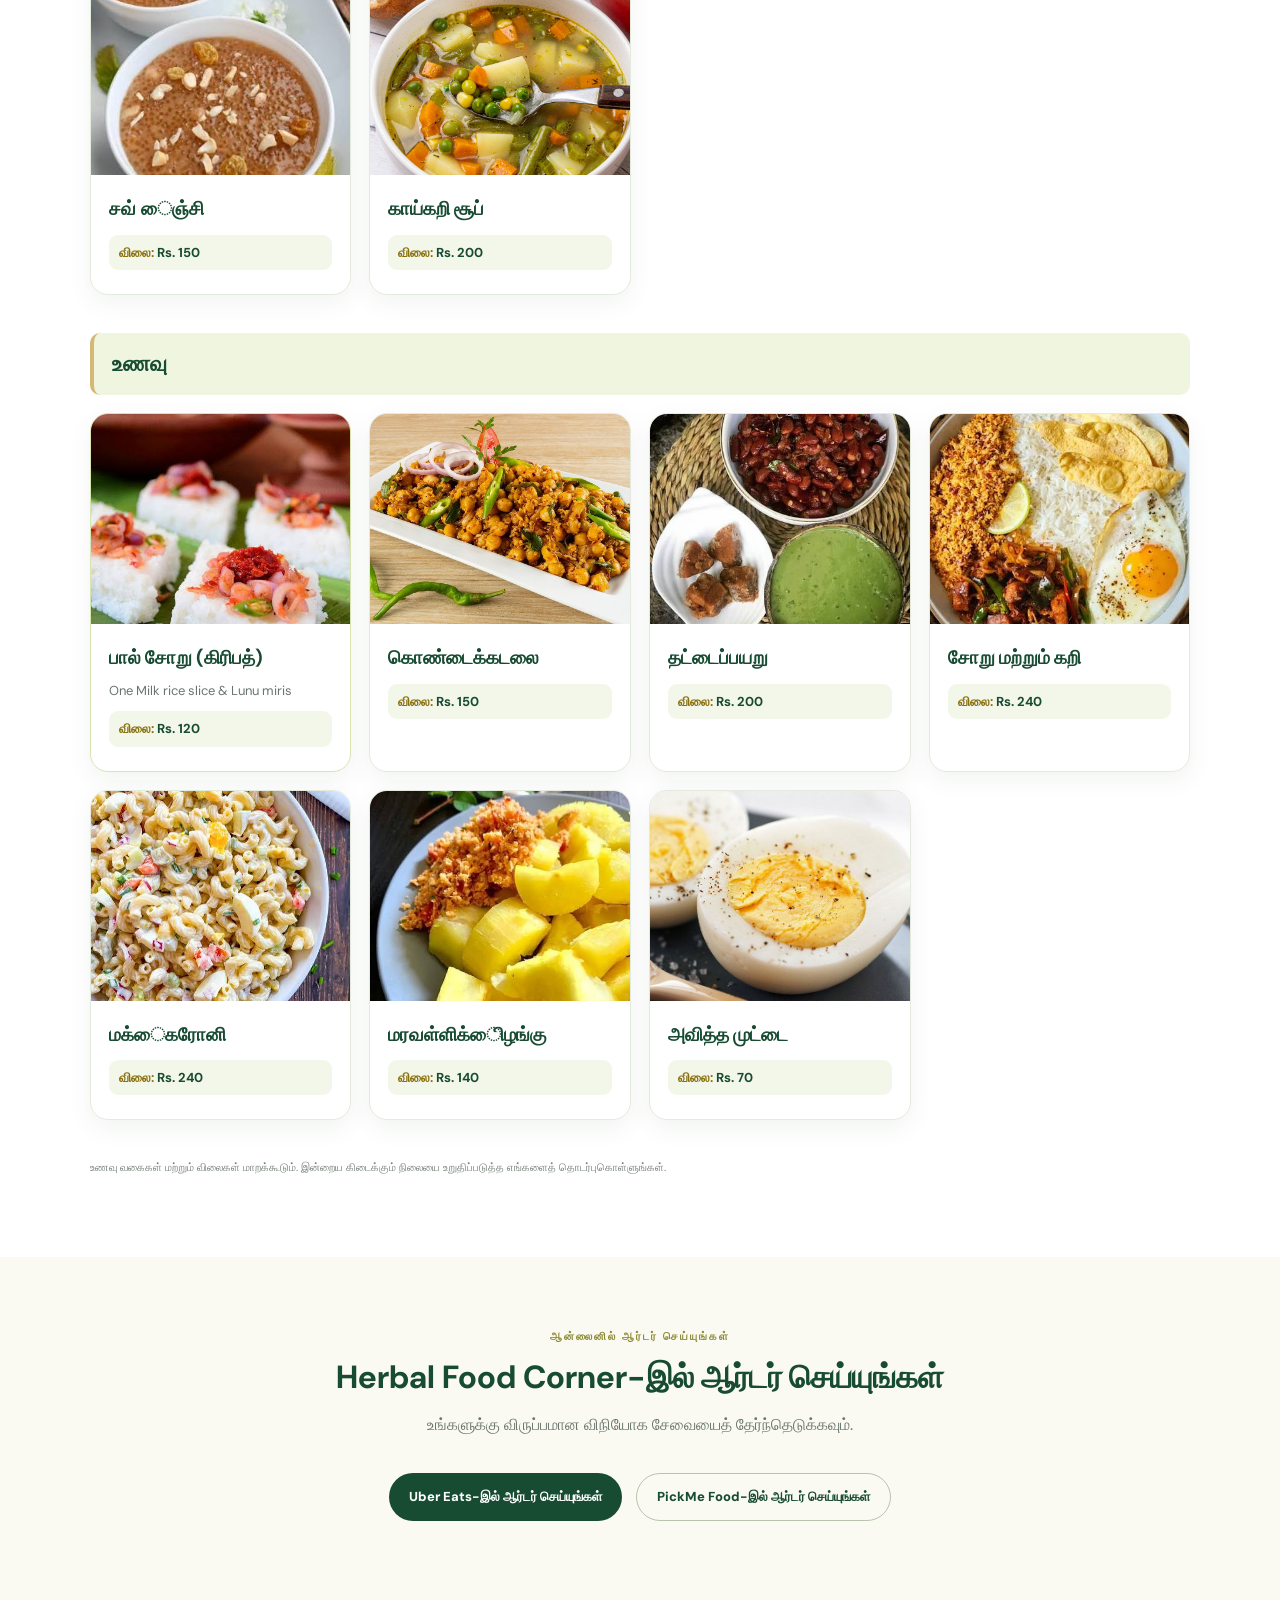
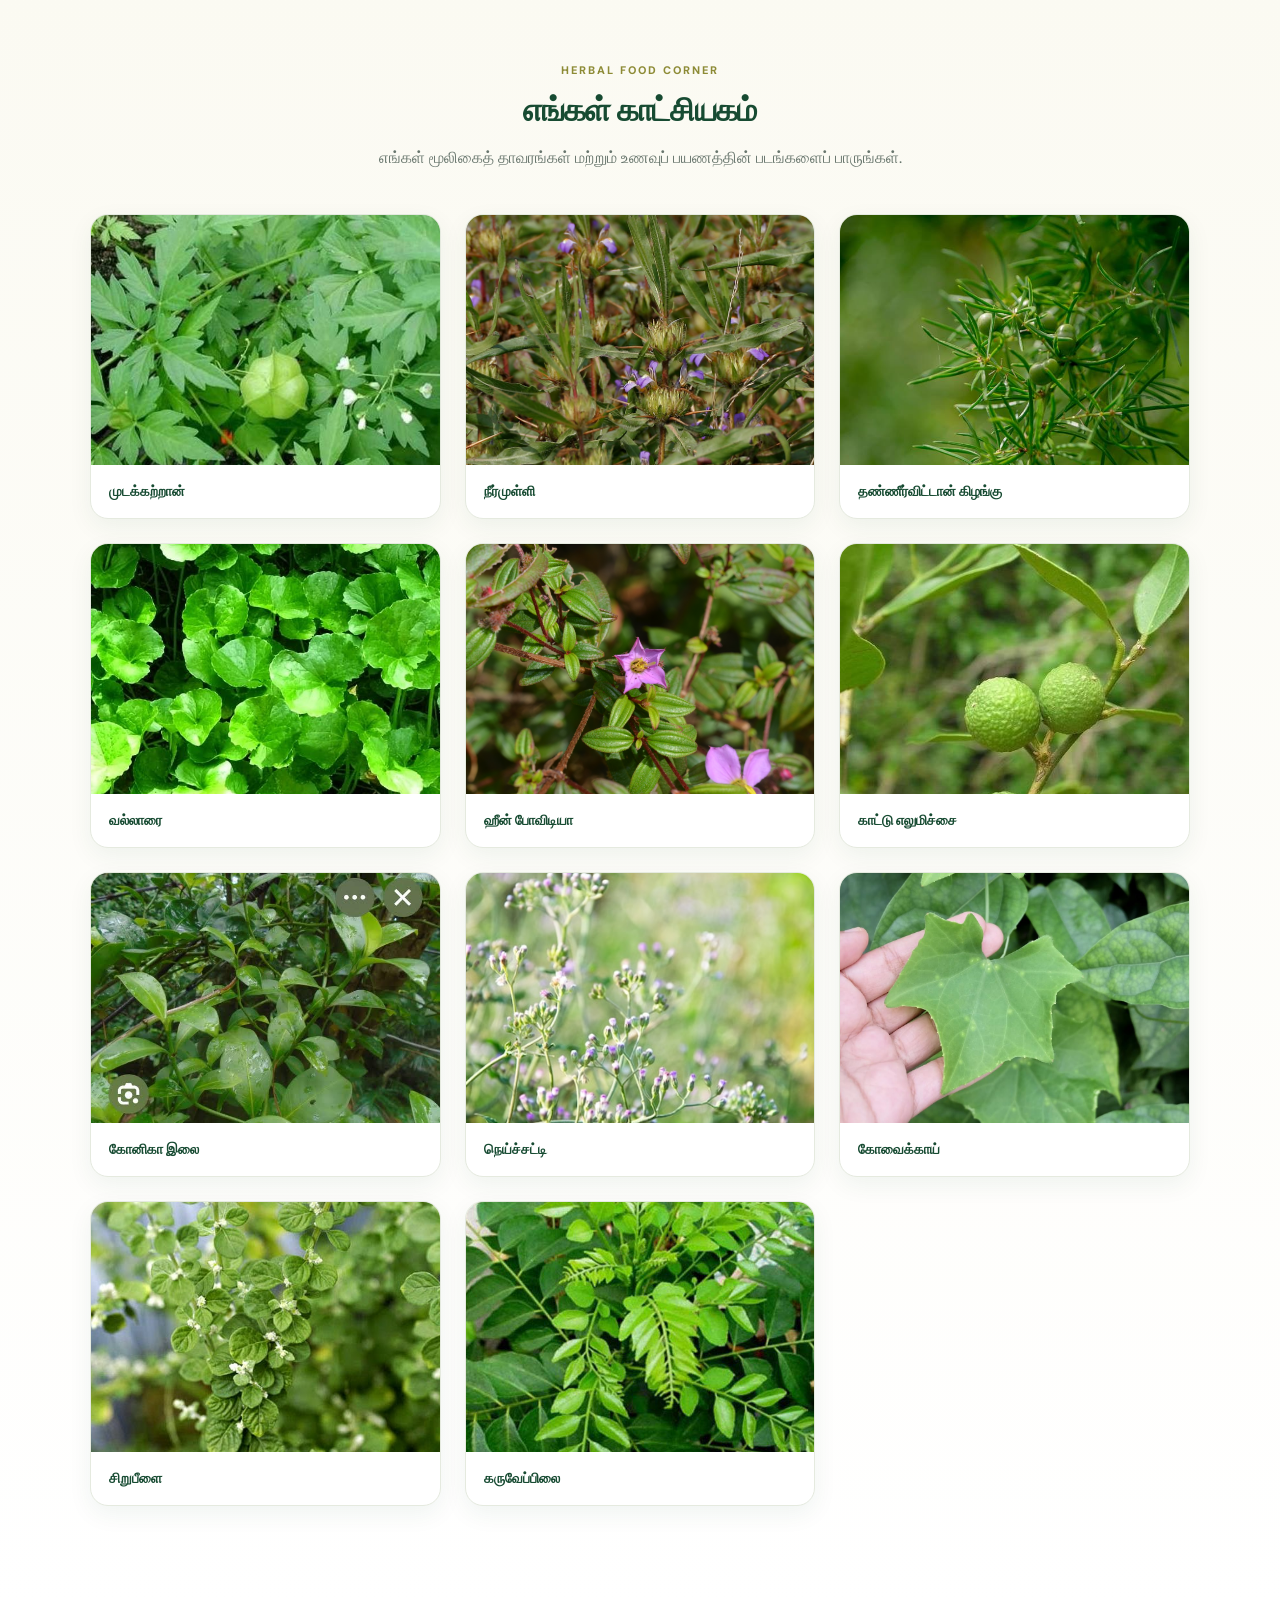
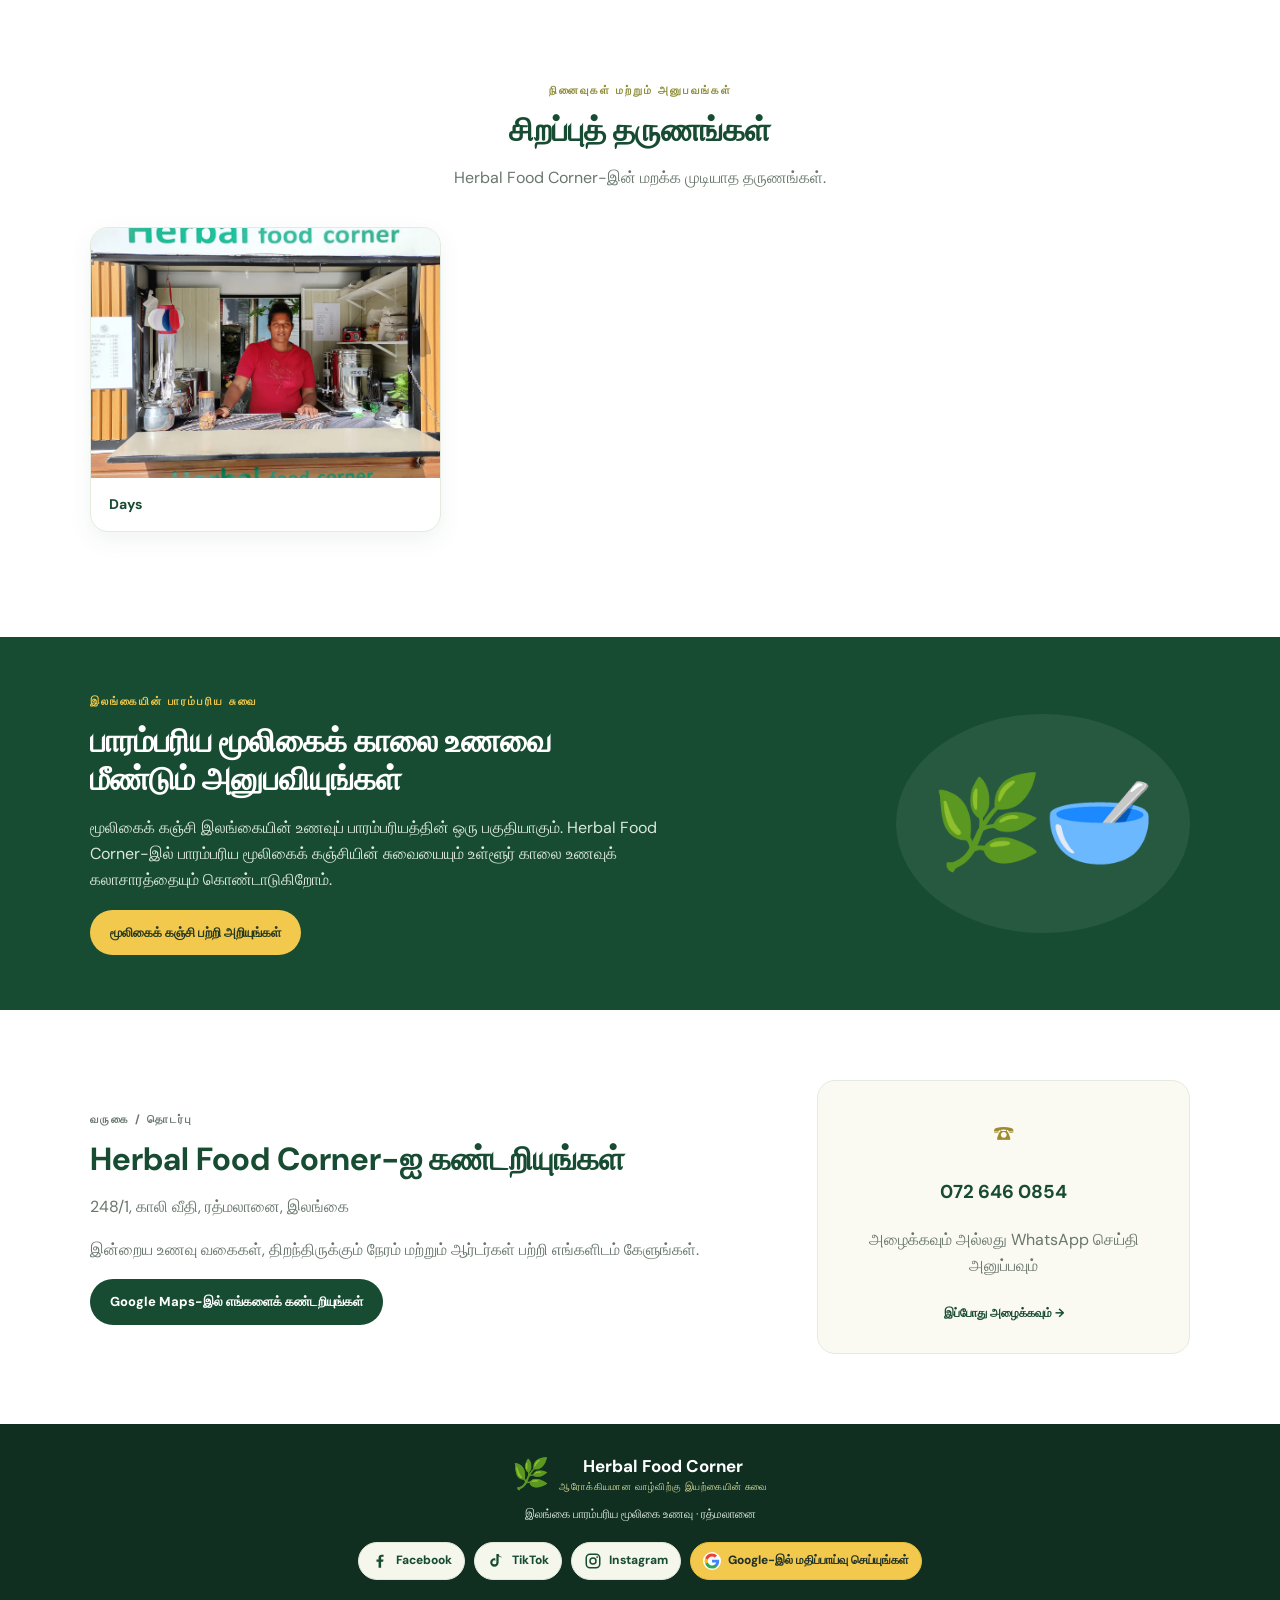
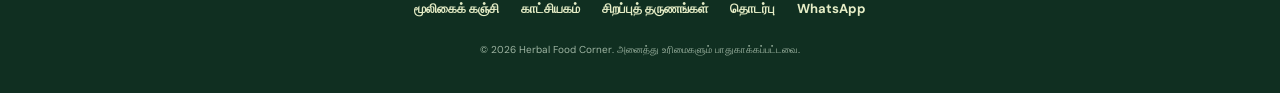
<file: index-ta.html>
<!doctype html>
<html lang="ta">
<head>
<meta charset="utf-8">
<meta name="viewport" content="width=device-width, initial-scale=1">
<title>Herbal Food Corner | இலங்கை பாரம்பரிய மூலிகைக் கஞ்சி – ரத்மலானை</title>
<meta name="description" content="இலங்கையின் பாரம்பரிய மூலிகைக் கஞ்சி மற்றும் பாரம்பரிய உணவு வகைகள் பற்றி அறியுங்கள். ரத்மலானை Herbal Food Corner-ஐ தொடர்புகொள்ளுங்கள்.">
<meta name="robots" content="index,follow,max-image-preview:large">
<link rel="canonical" href="https://herbalfoodcorner.github.io/Herbal-Food-Corner/index-ta.html">
<link rel="stylesheet" href="styles.css">
<link rel="icon" href="favicon.svg" type="image/svg+xml">
<meta property="og:type" content="website">
<meta property="og:title" content="Herbal Food Corner | மூலிகைக் கஞ்சி">
<meta property="og:description" content="ரத்மலானையில் இலங்கை பாரம்பரிய மூலிகைக் கஞ்சி.">
<meta property="og:url" content="https://herbalfoodcorner.github.io/Herbal-Food-Corner/index-ta.html">
<meta name="theme-color" content="#174b32">

<style>
.social-links{display:flex;align-items:center;gap:9px;flex-wrap:wrap}
.social-links a{display:inline-flex;align-items:center;justify-content:center;gap:7px;text-decoration:none;font-size:12px;font-weight:800;color:#174b32;background:#f5f7ed;border:1px solid #e1e8d8;border-radius:999px;padding:8px 12px;transition:.2s}
.social-links a:hover{background:#d9e9a2;transform:translateY(-2px)}
.header-social{margin-left:auto;justify-content:flex-end}
.header-social a{width:38px;height:38px;padding:0;border-radius:50%}
.social-svg{width:21px;height:21px;display:block}
.header-social .social-svg{width:20px;height:20px}
.header-social a.facebook-icon{background:#1877F2;color:#fff}
.header-social a.tiktok-icon{background:#111;color:#fff}
.header-social a.instagram-icon{background:linear-gradient(45deg,#feda75,#fa7e1e,#d62976,#962fbf,#4f5bd5);color:#fff}
.footer-social{justify-content:center;margin:18px auto}
.footer-social .social-svg{width:18px;height:18px}
.google-review{background:#f2c94c!important;border-color:#e7bd39!important;color:#203126!important}
.google-review .social-svg{background:#fff;border-radius:50%}
@media(max-width:850px){.site-header{flex-wrap:wrap}.header-social{margin-left:0;justify-content:flex-start}}
@media(max-width:560px){.header-social{gap:6px}.header-social a{width:34px;height:34px}.social-links a{font-size:11px;padding:5px 8px}}

.header-brand-logo{width:82px;height:82px;object-fit:contain;border-radius:50%;flex:0 0 auto}
.site-header .brand>span{font-size:28px;line-height:1.2}
.site-header .brand small{display:block;font-size:15px;margin-top:5px}
.hero h1{font-family:Georgia,"Palatino Linotype","Book Antiqua",serif;font-weight:700;letter-spacing:-1.1px;line-height:1.08}
.hero-photo-wrap{display:flex;align-items:center;justify-content:center;overflow:hidden;min-width:0;background:transparent}
.hero-photo{display:block;width:100%;max-width:600px;max-height:620px;height:auto;object-fit:contain;border-radius:18px;box-shadow:0 14px 36px rgba(23,75,50,.13)}
@media(max-width:850px){.hero-photo-wrap{margin:24px auto 0;width:100%}.hero-photo{max-width:480px;max-height:560px}}
@media(max-width:560px){
.header-brand-logo{width:68px;height:68px}
.site-header .brand>span{font-size:23px}
.site-header .brand small{font-size:13px}
}
#live-menu-grid a[href*="wa.me"],#live-menu-grid a[href*="whatsapp"]{display:none!important}
</style>

<script type="application/ld+json">
{
 "@context":"https://schema.org",
 "@type":"Restaurant",
 "name":"Herbal Food Corner",
 "description":"இலங்கை பாரம்பரிய மூலிகைக் கஞ்சி மற்றும் மூலிகை உணவுகள்.",
 "url":"https://herbalfoodcorner.github.io/Herbal-Food-Corner/index-ta.html",
 "telephone":"+94726460854",
 "servesCuisine":["Sri Lankan","Herbal food"],
 "priceRange":"LKR",
 "address":{
  "@type":"PostalAddress",
  "streetAddress":"248/1, Galle Road, Ratmalana",
  "addressLocality":"Ratmalana",
  "addressRegion":"Western Province",
  "addressCountry":"LK"
 },
 "hasMenu":"https://herbalfoodcorner.github.io/Herbal-Food-Corner/#menu"
}
</script>

<link rel="alternate" hreflang="en" href="https://herbalfoodcorner.github.io/Herbal-Food-Corner/">
<link rel="alternate" hreflang="si" href="https://herbalfoodcorner.github.io/Herbal-Food-Corner/index-si.html">
<link rel="alternate" hreflang="ta" href="https://herbalfoodcorner.github.io/Herbal-Food-Corner/index-ta.html">
<link rel="alternate" hreflang="x-default" href="https://herbalfoodcorner.github.io/Herbal-Food-Corner/">
<meta property="og:image" content="https://herbalfoodcorner.github.io/Herbal-Food-Corner/images/herbal-food-corner-food.jpg">
<meta name="twitter:card" content="summary_large_image">
<meta name="twitter:title" content="Herbal Food Corner">
<meta name="twitter:image" content="https://herbalfoodcorner.github.io/Herbal-Food-Corner/images/herbal-food-corner-food.jpg">
</head>

<body>
<header class="site-header">
<a class="brand" href="index-ta.html" aria-label="Herbal Food Corner home">
<img class="header-brand-logo" src="images/herbal-food-corner-logo.png" alt="Herbal Food Corner logo">
<span>Herbal Food <b>Corner</b><small>ஆரோக்கியமான வாழ்விற்கு இயற்கையின் சுவை</small></span>
</a>

<nav aria-label="முக்கிய வழிசெலுத்தல்">
<a href="#menu">உணவு வகைகள்</a>
<a href="kola-kanda-ta.html">மூலிகைக் கஞ்சி</a>
<a href="#gallery">காட்சியகம்</a>
<a href="#special-moments">சிறப்புத் தருணங்கள்</a>
<a href="contact-ta.html">தொடர்பு</a>
<div class="language-switch" aria-label="மொழியைத் தேர்ந்தெடுக்கவும்">
<a href="index.html" lang="en">EN</a>
<a href="index-si.html" lang="si">සිං</a>
<a href="index-ta.html" lang="ta">தமிழ்</a>
</div>
</nav>

<div class="social-links header-social" aria-label="எங்கள் சமூக ஊடகங்கள்">
<a class="facebook-icon" href="https://www.facebook.com/profile.php?id=61593643426445" target="_blank" rel="noopener" aria-label="Facebook">
<svg class="social-svg" viewBox="0 0 24 24" aria-hidden="true"><path fill="currentColor" d="M13.5 21v-8h2.7l.4-3.1h-3.1v-2c0-.9.3-1.5 1.6-1.5h1.7V3.6c-.3 0-1.3-.1-2.5-.1-2.5 0-4.2 1.5-4.2 4.3v2.1H7.3V13h2.8v8z"/></svg>
</a>
<a class="tiktok-icon" href="https://www.tiktok.com/@herbalfoodcorner" target="_blank" rel="noopener" aria-label="TikTok">
<svg class="social-svg" viewBox="0 0 24 24" aria-hidden="true"><path fill="currentColor" d="M19.6 7.2a6.7 6.7 0 0 1-4.1-1.4v8.1a5.6 5.6 0 1 1-5.6-5.6c.4 0 .8 0 1.2.1v3.1a2.6 2.6 0 1 0 1.4 2.4V2.8h3.1c.2 2 1.8 3.6 4 3.8z"/></svg>
</a>
<a class="instagram-icon" href="https://www.instagram.com/herbalfoodcorner" target="_blank" rel="noopener" aria-label="Instagram">
<svg class="social-svg" viewBox="0 0 24 24" aria-hidden="true"><rect x="3" y="3" width="18" height="18" rx="5" fill="none" stroke="currentColor" stroke-width="2"/><circle cx="12" cy="12" r="4" fill="none" stroke="currentColor" stroke-width="2"/><circle cx="17.5" cy="6.7" r="1.2" fill="currentColor"/></svg>
</a>
</div>
</header>

<main>
<section class="hero">
<div class="hero-copy">
<p class="eyebrow">இலங்கை பாரம்பரிய மூலிகை உணவு</p>
<h1>மூலிகைக் கஞ்சியுடன் உங்கள் நாளை ஆரோக்கியமாகத் தொடங்குங்கள்</h1>
<p class="lead">உங்கள் நாளை ஆரோக்கியமாகத் தொடங்குங்கள்!</p>
<p>இலங்கையின் பாரம்பரிய மூலிகைக் கஞ்சியின் சுவையை Herbal Food Corner-இல் அனுபவியுங்கள். உங்கள் காலை உணவிற்காகப் புதிதாகத் தயாரிக்கப்படும் பாரம்பரிய உணவு வகைகள்.</p>
<div class="hero-actions">
<a class="btn primary" href="https://wa.me/94726460854?text=வணக்கம்%20Herbal%20Food%20Corner%2C%20இன்றைய%20உணவு%20வகைகள்%20பற்றி%20அறிய%20விரும்புகிறேன்." target="_blank" rel="noopener">WhatsApp மூலம் ஆர்டர் செய்யுங்கள் / விசாரியுங்கள்</a>
<a class="btn secondary" href="#menu">உணவு வகைகளைப் பாருங்கள்</a>
</div>
<p class="small-note">ரத்மலானை, காலி வீதி · இலங்கை</p>
</div>
<div class="hero-art hero-photo-wrap">
<img class="hero-photo" src="images/herbal-food-corner-food.jpg" alt="Herbal Food Corner பாரம்பரிய இலங்கை உணவு மற்றும் மூலிகைக் கஞ்சி">
</div>
</section>

<section class="trust-strip">
<div><strong>பாரம்பரியம்</strong><span>இலங்கை உணவு வகைகள்</span></div>
<div><strong>மூலிகை</strong><span>உள்ளூர் உணவுக் கலாசாரம்</span></div>
<div><strong>உள்ளூர்</strong><span>ரத்மலானையில் அமைந்துள்ளது</span></div>
</section>

<section class="section" id="menu">
<div class="section-heading">
<p class="eyebrow">எங்கள் காலை உணவு</p>
<h2>எங்கள் உணவு வகைகள்</h2>
<p>இன்றைய உணவு வகைகள், விலை மற்றும் விநியோகம் பற்றி எங்களிடம் கேளுங்கள்.</p>
</div>
<div class="menu-grid" id="live-menu-grid"><p>Loading menu...</p></div>
<p class="disclaimer">உணவு வகைகள் மற்றும் விலைகள் மாறக்கூடும். இன்றைய கிடைக்கும் நிலையை உறுதிப்படுத்த எங்களைத் தொடர்புகொள்ளுங்கள்.</p>
</section>

<section class="section order-section">
<div class="section-heading">
<p class="eyebrow">ஆன்லைனில் ஆர்டர் செய்யுங்கள்</p>
<h2>Herbal Food Corner-இல் ஆர்டர் செய்யுங்கள்</h2>
<p>உங்களுக்கு விருப்பமான விநியோக சேவையைத் தேர்ந்தெடுக்கவும்.</p>
</div>
<div class="order-actions">
<a class="btn primary" href="https://www.ubereats.com/store-browse-uuid/c9e183bc-28a0-5530-aede-dcf3008208b2?diningMode=DELIVERY" target="_blank" rel="noopener">Uber Eats-இல் ஆர்டர் செய்யுங்கள்</a>
<a class="btn secondary" href="https://pickme-app-sl.onelink.me/Fore/wf8b2glu" target="_blank" rel="noopener">PickMe Food-இல் ஆர்டர் செய்யுங்கள்</a>
</div>
</section>

<section class="section photo-gallery" id="gallery">
<div class="section-heading">
<p class="eyebrow">HERBAL FOOD CORNER</p>
<h2>எங்கள் காட்சியகம்</h2>
<p>எங்கள் மூலிகைத் தாவரங்கள் மற்றும் உணவுப் பயணத்தின் படங்களைப் பாருங்கள்.</p>
</div>
<div id="live-gallery-grid"></div>
</section>

<section class="section photo-gallery" id="special-moments">
<div class="section-heading">
<p class="eyebrow">நினைவுகள் மற்றும் அனுபவங்கள்</p>
<h2>சிறப்புத் தருணங்கள்</h2>
<p>Herbal Food Corner-இன் மறக்க முடியாத தருணங்கள்.</p>
</div>
<div id="live-special-moments-grid"></div>
</section>

<section class="feature-band">
<div>
<p class="eyebrow">இலங்கையின் பாரம்பரிய சுவை</p>
<h2>பாரம்பரிய மூலிகைக் காலை உணவை மீண்டும் அனுபவியுங்கள்</h2>
<p>மூலிகைக் கஞ்சி இலங்கையின் உணவுப் பாரம்பரியத்தின் ஒரு பகுதியாகும். Herbal Food Corner-இல் பாரம்பரிய மூலிகைக் கஞ்சியின் சுவையையும் உள்ளூர் காலை உணவுக் கலாசாரத்தையும் கொண்டாடுகிறோம்.</p>
<a class="btn light" href="kola-kanda-ta.html">மூலிகைக் கஞ்சி பற்றி அறியுங்கள்</a>
</div>
<div class="feature-emoji" aria-hidden="true">🌿🥣</div>
</section>

<section class="section location-section">
<div>
<p class="eyebrow">வருகை / தொடர்பு</p>
<h2>Herbal Food Corner-ஐ கண்டறியுங்கள்</h2>
<p>248/1, காலி வீதி, ரத்மலானை, இலங்கை</p>
<p>இன்றைய உணவு வகைகள், திறந்திருக்கும் நேரம் மற்றும் ஆர்டர்கள் பற்றி எங்களிடம் கேளுங்கள்.</p>
<a class="btn primary" href="https://www.google.com/maps/search/?api=1&query=Herbal%20Food%20Corner%2C%20248%2F1%20Galle%20Road%2C%20Ratmalana" target="_blank" rel="noopener">Google Maps-இல் எங்களைக் கண்டறியுங்கள்</a>
</div>
<div class="contact-panel">
<span class="contact-icon">☎</span>
<h3>072 646 0854</h3>
<p>அழைக்கவும் அல்லது WhatsApp செய்தி அனுப்பவும்</p>
<a class="text-link" href="tel:+94726460854">இப்போது அழைக்கவும் →</a>
</div>
</section>
</main>

<footer class="site-footer">
<a class="brand footer-brand" href="index-ta.html">
<span class="brand-mark">🌿</span>
<span>Herbal Food <b>Corner</b><small>ஆரோக்கியமான வாழ்விற்கு இயற்கையின் சுவை</small></span>
</a>
<p>இலங்கை பாரம்பரிய மூலிகை உணவு · ரத்மலானை</p>

<div class="social-links footer-social" aria-label="எங்களைப் பின்தொடரவும் மற்றும் மதிப்பாய்வு செய்யவும்">
<a href="https://www.facebook.com/profile.php?id=61593643426445" target="_blank" rel="noopener">
<svg class="social-svg" viewBox="0 0 24 24" aria-hidden="true"><path fill="currentColor" d="M13.5 21v-8h2.7l.4-3.1h-3.1v-2c0-.9.3-1.5 1.6-1.5h1.7V3.6c-.3 0-1.3-.1-2.5-.1-2.5 0-4.2 1.5-4.2 4.3v2.1H7.3V13h2.8v8z"/></svg>Facebook
</a>
<a href="https://www.tiktok.com/@herbalfoodcorner" target="_blank" rel="noopener">
<svg class="social-svg" viewBox="0 0 24 24" aria-hidden="true"><path fill="currentColor" d="M19.6 7.2a6.7 6.7 0 0 1-4.1-1.4v8.1a5.6 5.6 0 1 1-5.6-5.6c.4 0 .8 0 1.2.1v3.1a2.6 2.6 0 1 0 1.4 2.4V2.8h3.1c.2 2 1.8 3.6 4 3.8z"/></svg>TikTok
</a>
<a href="https://www.instagram.com/herbalfoodcorner" target="_blank" rel="noopener">
<svg class="social-svg" viewBox="0 0 24 24" aria-hidden="true"><rect x="3" y="3" width="18" height="18" rx="5" fill="none" stroke="currentColor" stroke-width="2"/><circle cx="12" cy="12" r="4" fill="none" stroke="currentColor" stroke-width="2"/><circle cx="17.5" cy="6.7" r="1.2" fill="currentColor"/></svg>Instagram
</a>
<a class="google-review" href="https://g.page/r/CXwZ16IVbMGsEBM/review" target="_blank" rel="noopener">
<svg class="social-svg" viewBox="0 0 24 24" aria-hidden="true"><path fill="#4285F4" d="M21.6 12.2c0-.7-.1-1.4-.2-2H12v3.8h5.4a4.6 4.6 0 0 1-2 3v2.5h3.2c1.9-1.8 3-4.3 3-7.3z"/><path fill="#34A853" d="M12 22c2.7 0 5-.9 6.6-2.5l-3.2-2.5c-.9.6-2 .9-3.4.9-2.6 0-4.8-1.8-5.6-4.2H3.1v2.6A10 10 0 0 0 12 22z"/><path fill="#FBBC05" d="M6.4 13.7a6 6 0 0 1 0-3.4V7.7H3.1a10 10 0 0 0 0 8.6z"/><path fill="#EA4335" d="M12 6.1c1.5 0 2.8.5 3.8 1.5l2.9-2.9A9.7 9.7 0 0 0 12 2a10 10 0 0 0-8.9 5.7l3.3 2.6c.8-2.4 3-4.2 5.6-4.2z"/></svg>Google-இல் மதிப்பாய்வு செய்யுங்கள்
</a>
</div>

<div class="footer-links">
<a href="kola-kanda-ta.html">மூலிகைக் கஞ்சி</a>
<a href="#gallery">காட்சியகம்</a>
<a href="#special-moments">சிறப்புத் தருணங்கள்</a>
<a href="contact-ta.html">தொடர்பு</a>
<a href="https://wa.me/94726460854" target="_blank" rel="noopener">WhatsApp</a>
</div>
<small>© <span id="year">2026</span> Herbal Food Corner. அனைத்து உரிமைகளும் பாதுகாக்கப்பட்டவை.</small>
</footer>

<script src="menu.js"></script>
<script src="gallery.js"></script>
</body>
</html>
</file>
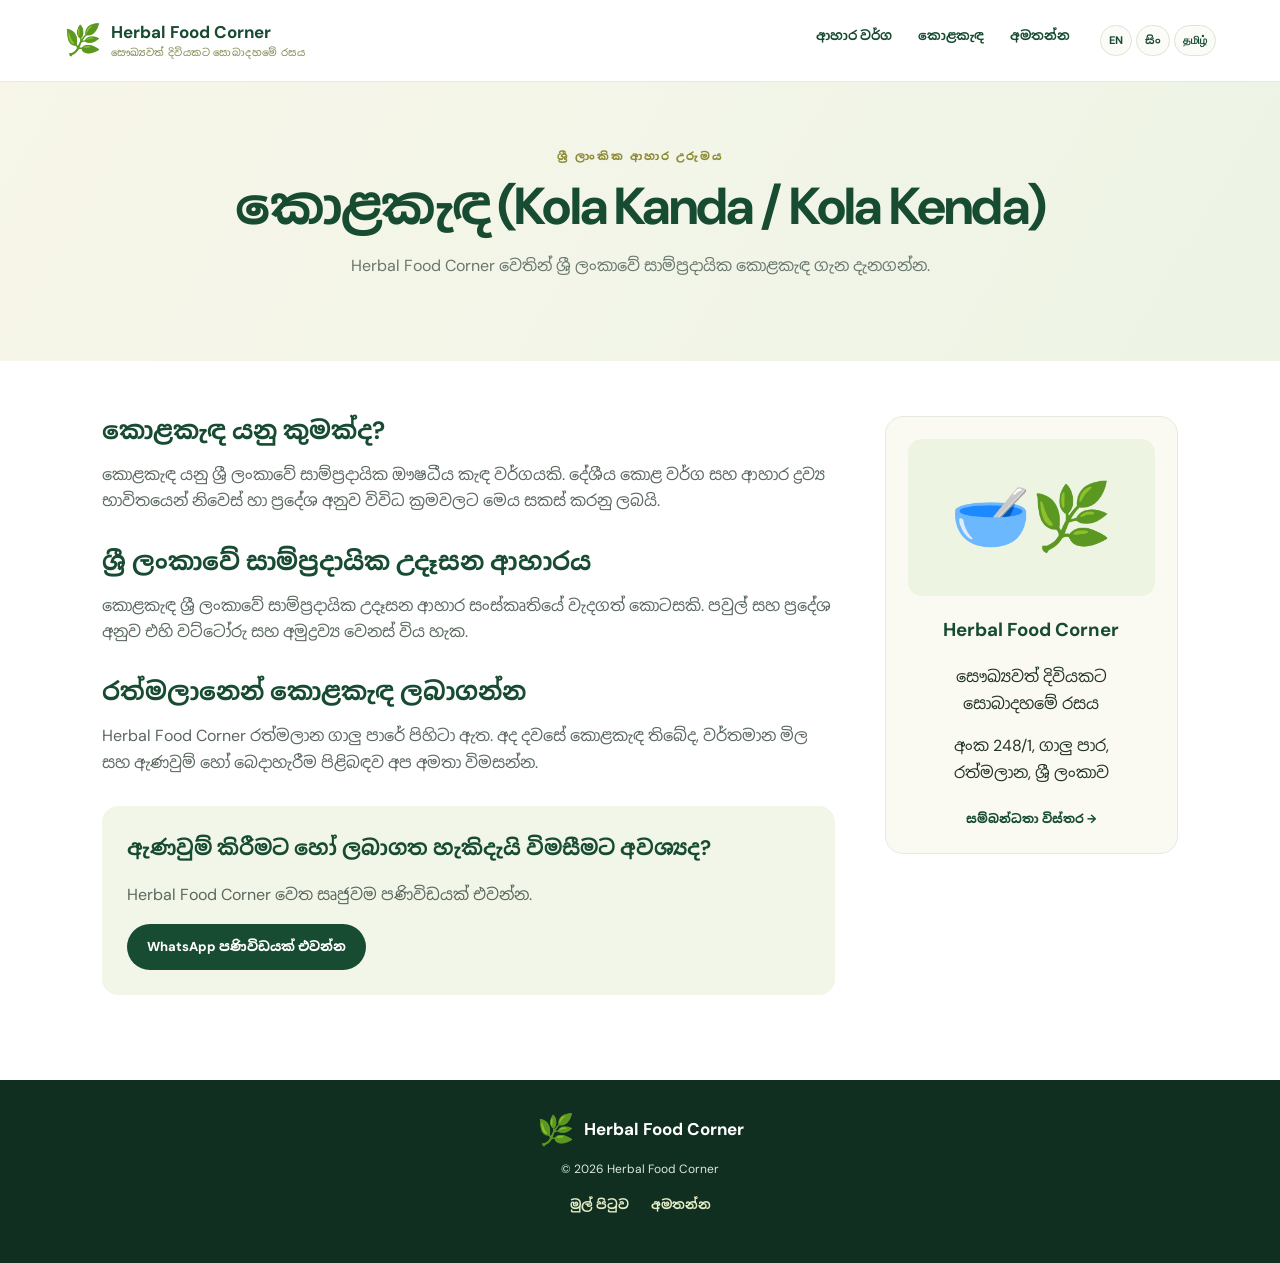
<file: kola-kanda-si.html>
<!doctype html><html lang="si"><head><meta charset="utf-8"><meta name="viewport" content="width=device-width, initial-scale=1"><title>කොළකැඳ (Kola Kanda) | Herbal Food Corner</title><meta name="description" content="ශ්‍රී ලංකාවේ සාම්ප්‍රදායික කොළකැඳ ගැන දැනගන්න. රත්මලාන Herbal Food Corner අමතා අද දවසේ ලබාගත හැකිදැයි විමසන්න."><meta name="robots" content="index,follow"><link rel="canonical" href="https://herbalfoodcorner.github.io/Herbal-Food-Corner/kola-kanda-si.html"><link rel="stylesheet" href="styles.css">
<link rel="alternate" hreflang="en" href="https://herbalfoodcorner.github.io/Herbal-Food-Corner/kola-kanda.html">
<link rel="alternate" hreflang="si" href="https://herbalfoodcorner.github.io/Herbal-Food-Corner/kola-kanda-si.html">
<link rel="alternate" hreflang="ta" href="https://herbalfoodcorner.github.io/Herbal-Food-Corner/kola-kanda-ta.html">
<link rel="alternate" hreflang="x-default" href="https://herbalfoodcorner.github.io/Herbal-Food-Corner/kola-kanda.html">
<meta property="og:image" content="https://herbalfoodcorner.github.io/Herbal-Food-Corner/images/herbal-food-corner-food.jpg">
<meta name="twitter:card" content="summary_large_image">
<meta name="twitter:title" content="Herbal Food Corner">
<meta name="twitter:image" content="https://herbalfoodcorner.github.io/Herbal-Food-Corner/images/herbal-food-corner-food.jpg">
</head><body>
<header class="site-header"><a class="brand" href="index-si.html"><span class="brand-mark">🌿</span><span>Herbal Food <b>Corner</b><small>සෞඛ්‍යවත් දිවියකට සොබාදහමේ රසය</small></span></a><nav><a href="index-si.html#menu">ආහාර වර්ග</a><a href="kola-kanda-si.html">කොළකැඳ</a><a href="contact-si.html">අමතන්න</a><div class="language-switch"><a href="kola-kanda.html">EN</a><a href="kola-kanda-si.html">සිං</a><a href="kola-kanda-ta.html">தமிழ்</a></div></nav></header>
<main><section class="page-hero"><p class="eyebrow">ශ්‍රී ලාංකික ආහාර උරුමය</p><h1>කොළකැඳ <span>(Kola Kanda / Kola Kenda)</span></h1><p>Herbal Food Corner වෙතින් ශ්‍රී ලංකාවේ සාම්ප්‍රදායික කොළකැඳ ගැන දැනගන්න.</p></section><section class="article-layout"><article class="article-copy"><h2>කොළකැඳ යනු කුමක්ද?</h2><p>කොළකැඳ යනු ශ්‍රී ලංකාවේ සාම්ප්‍රදායික ඖෂධීය කැඳ වර්ගයකි. දේශීය කොළ වර්ග සහ ආහාර ද්‍රව්‍ය භාවිතයෙන් නිවෙස් හා ප්‍රදේශ අනුව විවිධ ක්‍රමවලට මෙය සකස් කරනු ලබයි.</p><h2>ශ්‍රී ලංකාවේ සාම්ප්‍රදායික උදෑසන ආහාරය</h2><p>කොළකැඳ ශ්‍රී ලංකාවේ සාම්ප්‍රදායික උදෑසන ආහාර සංස්කෘතියේ වැදගත් කොටසකි. පවුල් සහ ප්‍රදේශ අනුව එහි වට්ටෝරු සහ අමුද්‍රව්‍ය වෙනස් විය හැක.</p><h2>රත්මලානෙන් කොළකැඳ ලබාගන්න</h2><p>Herbal Food Corner රත්මලාන ගාලු පාරේ පිහිටා ඇත. අද දවසේ කොළකැඳ තිබේද, වර්තමාන මිල සහ ඇණවුම් හෝ බෙදාහැරීම පිළිබඳව අප අමතා විමසන්න.</p><div class="article-cta"><h3>ඇණවුම් කිරීමට හෝ ලබාගත හැකිදැයි විමසීමට අවශ්‍යද?</h3><p>Herbal Food Corner වෙත සෘජුවම පණිවිඩයක් එවන්න.</p><a class="btn primary" href="https://wa.me/94726460854?text=ආයුබෝවන්%2C%20අද%20කොළකැඳ%20තිබේද%3F" target="_blank" rel="noopener">WhatsApp පණිවිඩයක් එවන්න</a></div></article><aside class="side-card"><div class="side-art">🥣🌿</div><h3>Herbal Food Corner</h3><p>සෞඛ්‍යවත් දිවියකට සොබාදහමේ රසය</p><p>අංක 248/1, ගාලු පාර,<br>රත්මලාන, ශ්‍රී ලංකාව</p><a class="text-link" href="contact-si.html">සම්බන්ධතා විස්තර →</a></aside></section></main><footer class="site-footer"><a class="brand footer-brand" href="index-si.html"><span class="brand-mark">🌿</span><span>Herbal Food <b>Corner</b></span></a><p>© 2026 Herbal Food Corner</p><div class="footer-links"><a href="index-si.html">මුල් පිටුව</a><a href="contact-si.html">අමතන්න</a></div></footer></body></html>
</file>
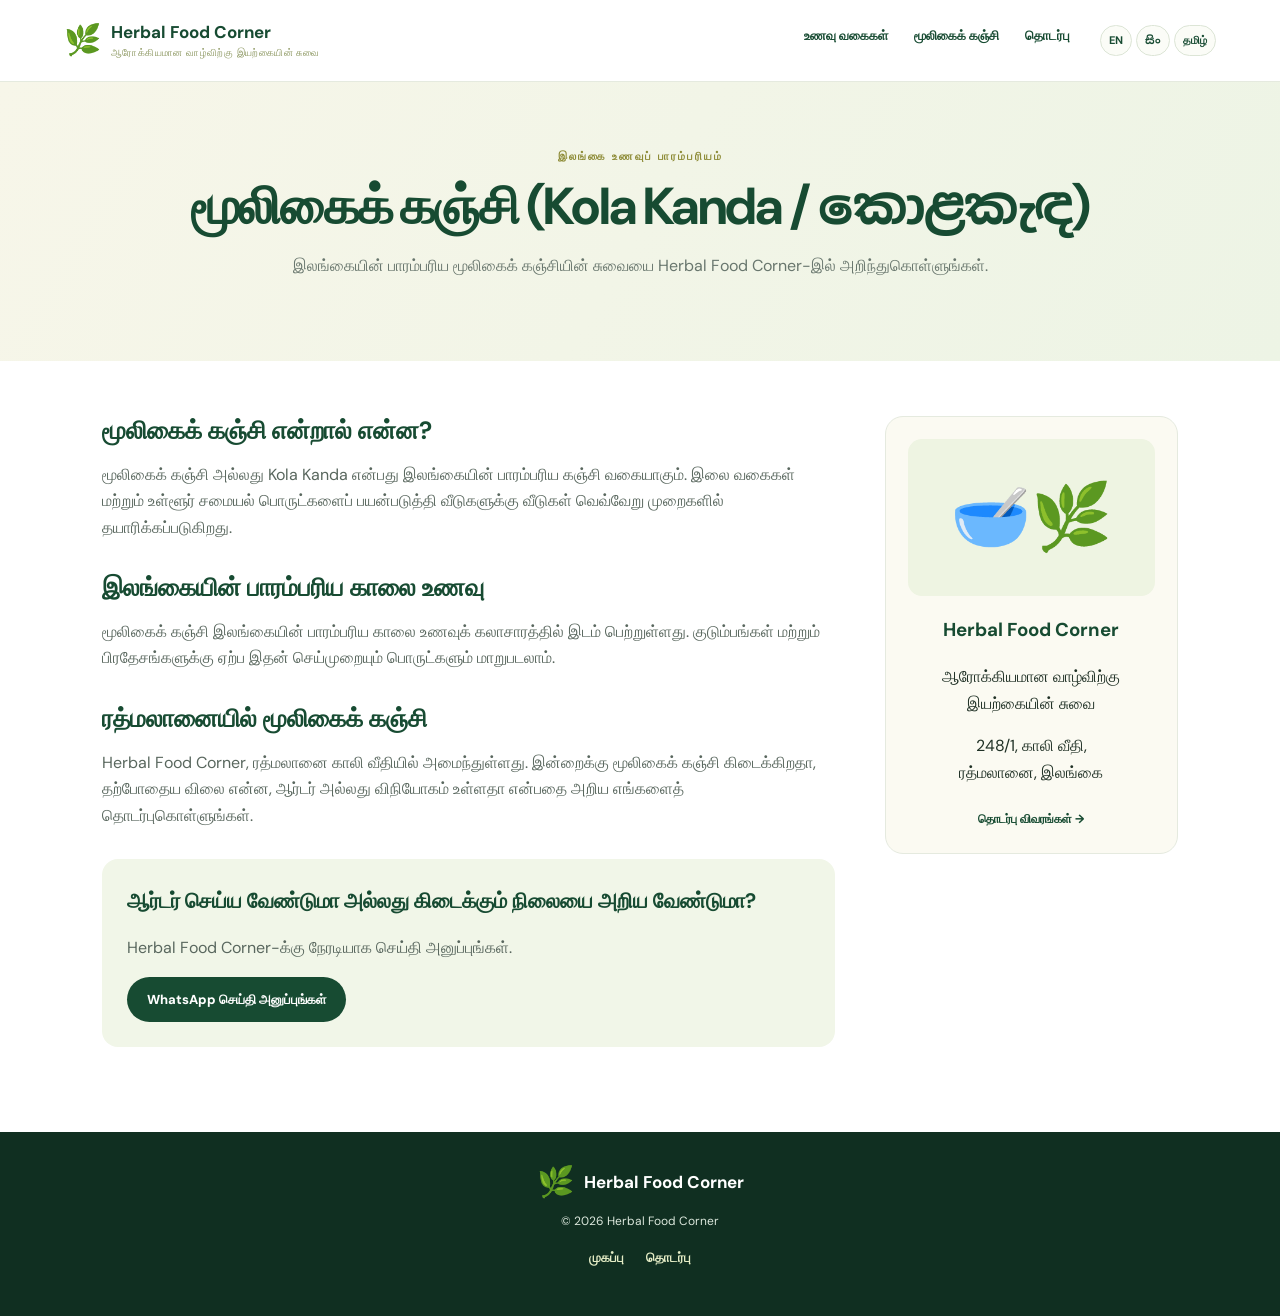
<file: kola-kanda-ta.html>
<!doctype html><html lang="ta"><head><meta charset="utf-8"><meta name="viewport" content="width=device-width, initial-scale=1">
<title>மூலிகைக் கஞ்சி (Kola Kanda) | Herbal Food Corner</title><meta name="description" content="இலங்கையின் பாரம்பரிய மூலிகைக் கஞ்சி பற்றி அறியுங்கள். ரத்மலானை Herbal Food Corner-ஐ தொடர்புகொண்டு இன்றைய கிடைக்கும் நிலையை விசாரியுங்கள்."><meta name="robots" content="index,follow"><link rel="canonical" href="https://herbalfoodcorner.github.io/Herbal-Food-Corner/kola-kanda-ta.html"><link rel="stylesheet" href="styles.css"><link rel="icon" href="favicon.svg" type="image/svg+xml">
<link rel="alternate" hreflang="en" href="https://herbalfoodcorner.github.io/Herbal-Food-Corner/kola-kanda.html">
<link rel="alternate" hreflang="si" href="https://herbalfoodcorner.github.io/Herbal-Food-Corner/kola-kanda-si.html">
<link rel="alternate" hreflang="ta" href="https://herbalfoodcorner.github.io/Herbal-Food-Corner/kola-kanda-ta.html">
<link rel="alternate" hreflang="x-default" href="https://herbalfoodcorner.github.io/Herbal-Food-Corner/kola-kanda.html">
<meta property="og:image" content="https://herbalfoodcorner.github.io/Herbal-Food-Corner/images/herbal-food-corner-food.jpg">
<meta name="twitter:card" content="summary_large_image">
<meta name="twitter:title" content="Herbal Food Corner">
<meta name="twitter:image" content="https://herbalfoodcorner.github.io/Herbal-Food-Corner/images/herbal-food-corner-food.jpg">
</head>
<body><header class="site-header"><a class="brand" href="index-ta.html"><span class="brand-mark">🌿</span><span>Herbal Food <b>Corner</b><small>ஆரோக்கியமான வாழ்விற்கு இயற்கையின் சுவை</small></span></a><nav><a href="index-ta.html#menu">உணவு வகைகள்</a><a href="kola-kanda-ta.html">மூலிகைக் கஞ்சி</a><a href="contact-ta.html">தொடர்பு</a><div class="language-switch"><a href="kola-kanda.html">EN</a><a href="index-si.html">සිං</a><a href="kola-kanda-ta.html">தமிழ்</a></div></nav></header>
<main><section class="page-hero"><p class="eyebrow">இலங்கை உணவுப் பாரம்பரியம்</p><h1>மூலிகைக் கஞ்சி <span>(Kola Kanda / කොළකැඳ)</span></h1><p>இலங்கையின் பாரம்பரிய மூலிகைக் கஞ்சியின் சுவையை Herbal Food Corner-இல் அறிந்துகொள்ளுங்கள்.</p></section>
<section class="article-layout"><article class="article-copy"><h2>மூலிகைக் கஞ்சி என்றால் என்ன?</h2><p>மூலிகைக் கஞ்சி அல்லது Kola Kanda என்பது இலங்கையின் பாரம்பரிய கஞ்சி வகையாகும். இலை வகைகள் மற்றும் உள்ளூர் சமையல் பொருட்களைப் பயன்படுத்தி வீடுகளுக்கு வீடுகள் வெவ்வேறு முறைகளில் தயாரிக்கப்படுகிறது.</p><h2>இலங்கையின் பாரம்பரிய காலை உணவு</h2><p>மூலிகைக் கஞ்சி இலங்கையின் பாரம்பரிய காலை உணவுக் கலாசாரத்தில் இடம் பெற்றுள்ளது. குடும்பங்கள் மற்றும் பிரதேசங்களுக்கு ஏற்ப இதன் செய்முறையும் பொருட்களும் மாறுபடலாம்.</p><h2>ரத்மலானையில் மூலிகைக் கஞ்சி</h2><p>Herbal Food Corner, ரத்மலானை காலி வீதியில் அமைந்துள்ளது. இன்றைக்கு மூலிகைக் கஞ்சி கிடைக்கிறதா, தற்போதைய விலை என்ன, ஆர்டர் அல்லது விநியோகம் உள்ளதா என்பதை அறிய எங்களைத் தொடர்புகொள்ளுங்கள்.</p><div class="article-cta"><h3>ஆர்டர் செய்ய வேண்டுமா அல்லது கிடைக்கும் நிலையை அறிய வேண்டுமா?</h3><p>Herbal Food Corner-க்கு நேரடியாக செய்தி அனுப்புங்கள்.</p><a class="btn primary" href="https://wa.me/94726460854?text=வணக்கம்%2C%20இன்று%20மூலிகைக்%20கஞ்சி%20கிடைக்குமா%3F" target="_blank" rel="noopener">WhatsApp செய்தி அனுப்புங்கள்</a></div></article><aside class="side-card"><div class="side-art">🥣🌿</div><h3>Herbal Food Corner</h3><p>ஆரோக்கியமான வாழ்விற்கு இயற்கையின் சுவை</p><p>248/1, காலி வீதி,<br>ரத்மலானை, இலங்கை</p><a class="text-link" href="contact-ta.html">தொடர்பு விவரங்கள் →</a></aside></section></main>
<footer class="site-footer"><a class="brand footer-brand" href="index-ta.html"><span class="brand-mark">🌿</span><span>Herbal Food <b>Corner</b></span></a><p>© 2026 Herbal Food Corner</p><div class="footer-links"><a href="index-ta.html">முகப்பு</a><a href="contact-ta.html">தொடர்பு</a></div></footer></body></html>
</file>
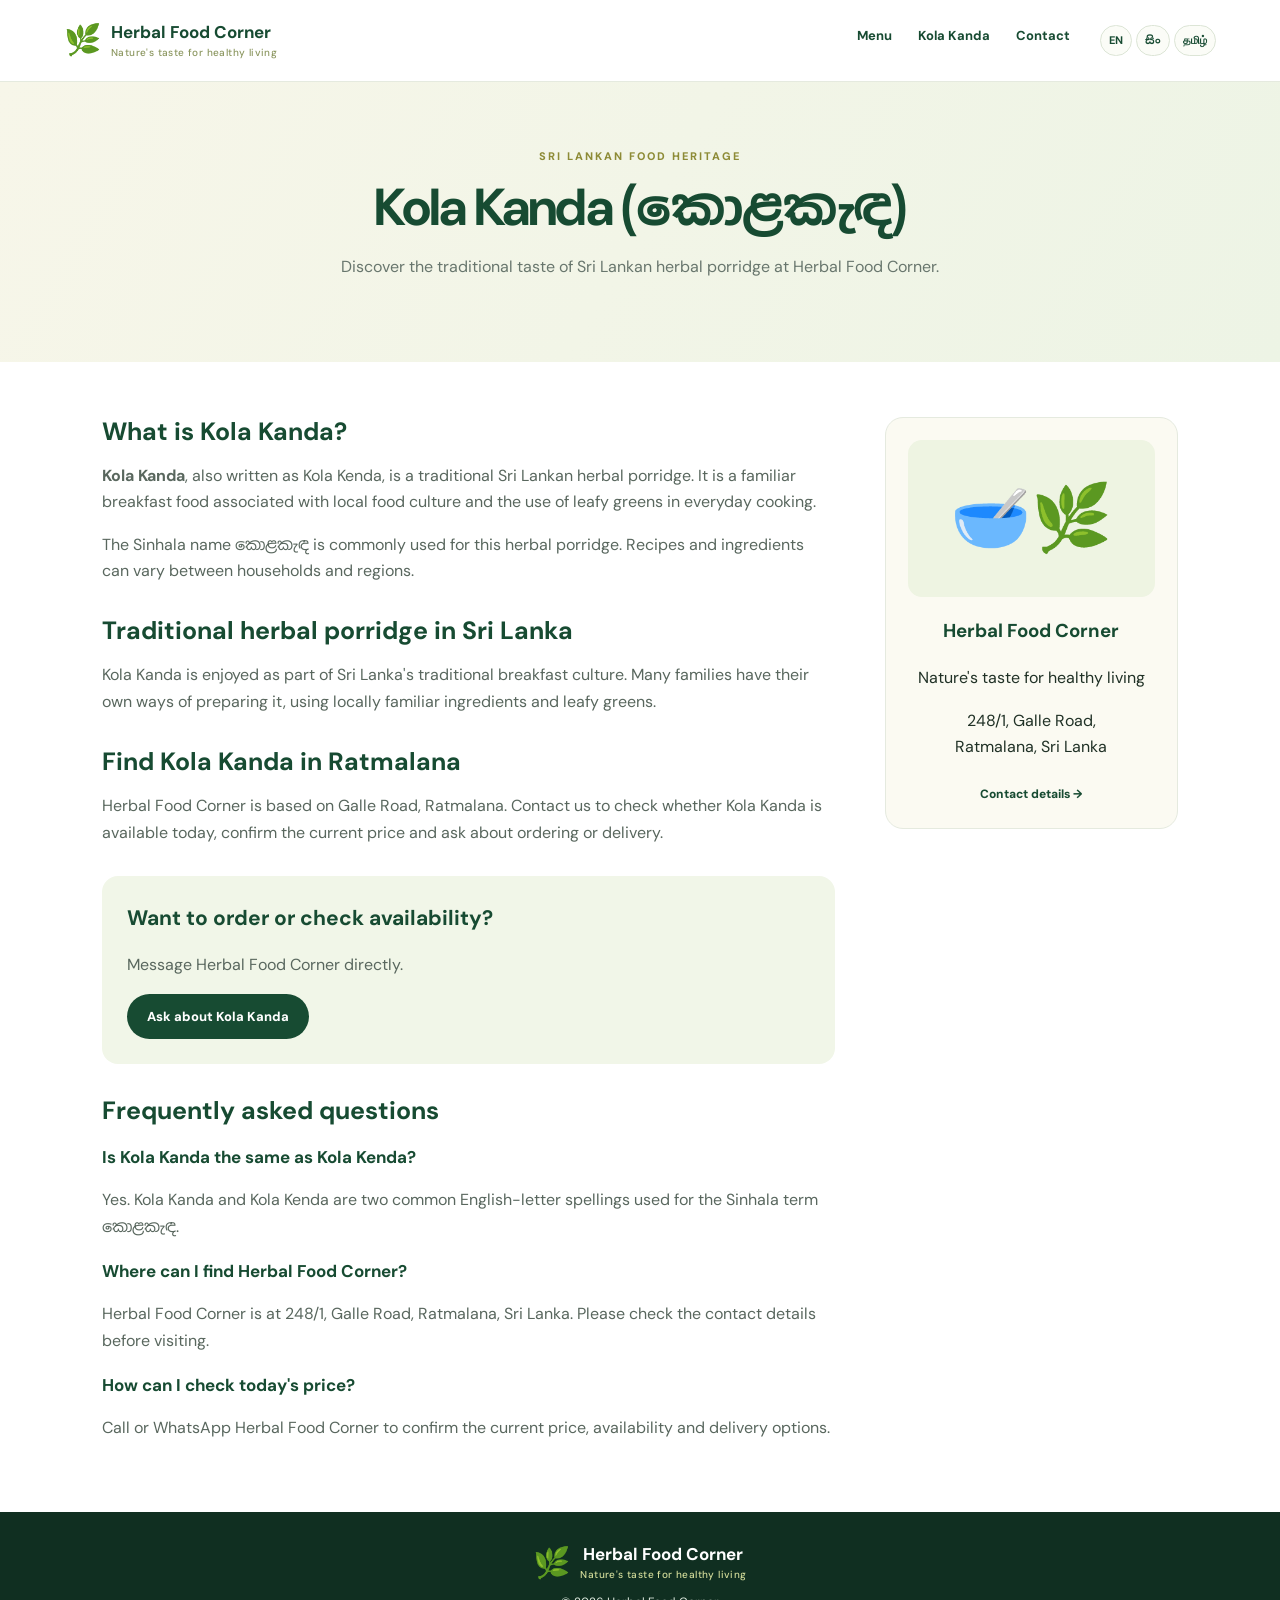
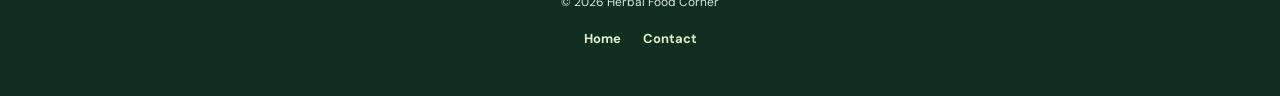
<file: kola-kanda.html>
<!doctype html>
<html lang="en">
<head>
  <meta charset="utf-8"><meta name="viewport" content="width=device-width, initial-scale=1">
  <title>Kola Kanda (කොළකැඳ) in Sri Lanka | Herbal Food Corner</title>
  <meta name="description" content="Learn about traditional Sri Lankan Kola Kanda (කොළකැඳ) and find Herbal Food Corner in Ratmalana. Contact us to ask about today's availability and orders.">
  <meta name="robots" content="index,follow,max-image-preview:large">
  <link rel="canonical" href="https://herbalfoodcorner.github.io/Herbal-Food-Corner/kola-kanda.html">
  <link rel="icon" href="favicon.svg" type="image/svg+xml"><link rel="stylesheet" href="styles.css">
  <meta property="og:type" content="article"><meta property="og:title" content="Kola Kanda (කොළකැඳ) | Herbal Food Corner">
  <meta property="og:description" content="Traditional Sri Lankan herbal porridge in Ratmalana."><meta property="og:url" content="https://herbalfoodcorner.github.io/Herbal-Food-Corner/kola-kanda.html">
  <script type="application/ld+json">
  {"@context":"https://schema.org","@type":"Article","headline":"Kola Kanda (කොළකැඳ) – Traditional Sri Lankan Herbal Porridge","description":"An introduction to traditional Sri Lankan Kola Kanda and Herbal Food Corner in Ratmalana.","inLanguage":["en","si"],"author":{"@type":"Organization","name":"Herbal Food Corner"},"publisher":{"@type":"Organization","name":"Herbal Food Corner"},"mainEntityOfPage":"https://herbalfoodcorner.github.io/Herbal-Food-Corner/kola-kanda.html"}
  </script>

<link rel="alternate" hreflang="en" href="https://herbalfoodcorner.github.io/Herbal-Food-Corner/kola-kanda.html">
<link rel="alternate" hreflang="si" href="https://herbalfoodcorner.github.io/Herbal-Food-Corner/kola-kanda-si.html">
<link rel="alternate" hreflang="ta" href="https://herbalfoodcorner.github.io/Herbal-Food-Corner/kola-kanda-ta.html">
<link rel="alternate" hreflang="x-default" href="https://herbalfoodcorner.github.io/Herbal-Food-Corner/kola-kanda.html">
<meta property="og:image" content="https://herbalfoodcorner.github.io/Herbal-Food-Corner/images/herbal-food-corner-food.jpg">
<meta name="twitter:card" content="summary_large_image">
<meta name="twitter:title" content="Herbal Food Corner">
<meta name="twitter:image" content="https://herbalfoodcorner.github.io/Herbal-Food-Corner/images/herbal-food-corner-food.jpg">
</head>
<body>
<header class="site-header"><a class="brand" href="index.html"><span class="brand-mark">🌿</span><span>Herbal Food <b>Corner</b><small>Nature's taste for healthy living</small></span></a><nav><a href="index.html#menu">Menu</a><a href="kola-kanda.html">Kola Kanda</a><a href="contact.html">Contact</a><div class="language-switch" aria-label="Choose language">
  <a href="index.html" lang="en">EN</a>
  <a href="index-si.html" lang="si">සිං</a>
  <a href="index-ta.html" lang="ta">தமிழ்</a>
</div></nav></header>
<main>
<section class="page-hero"><p class="eyebrow">SRI LANKAN FOOD HERITAGE</p><h1>Kola Kanda <span class="sinhala" lang="si">(කොළකැඳ)</span></h1><p>Discover the traditional taste of Sri Lankan herbal porridge at Herbal Food Corner.</p></section>
<section class="article-layout">
  <article class="article-copy">
    <h2>What is Kola Kanda?</h2>
    <p><strong>Kola Kanda</strong>, also written as Kola Kenda, is a traditional Sri Lankan herbal porridge. It is a familiar breakfast food associated with local food culture and the use of leafy greens in everyday cooking.</p>
    <p>The Sinhala name <span lang="si">කොළකැඳ</span> is commonly used for this herbal porridge. Recipes and ingredients can vary between households and regions.</p>
    <h2>Traditional herbal porridge in Sri Lanka</h2>
    <p>Kola Kanda is enjoyed as part of Sri Lanka's traditional breakfast culture. Many families have their own ways of preparing it, using locally familiar ingredients and leafy greens.</p>
    <h2>Find Kola Kanda in Ratmalana</h2>
    <p>Herbal Food Corner is based on Galle Road, Ratmalana. Contact us to check whether Kola Kanda is available today, confirm the current price and ask about ordering or delivery.</p>
    <div class="article-cta"><h3>Want to order or check availability?</h3><p>Message Herbal Food Corner directly.</p><a class="btn primary" href="https://wa.me/94726460854?text=Hello%2C%20is%20Kola%20Kanda%20available%20today%3F" target="_blank" rel="noopener">Ask about Kola Kanda</a></div>
    <h2>Frequently asked questions</h2>
    <h3>Is Kola Kanda the same as Kola Kenda?</h3><p>Yes. Kola Kanda and Kola Kenda are two common English-letter spellings used for the Sinhala term කොළකැඳ.</p>
    <h3>Where can I find Herbal Food Corner?</h3><p>Herbal Food Corner is at 248/1, Galle Road, Ratmalana, Sri Lanka. Please check the contact details before visiting.</p>
    <h3>How can I check today's price?</h3><p>Call or WhatsApp Herbal Food Corner to confirm the current price, availability and delivery options.</p>
  </article>
  <aside class="side-card"><div class="side-art">🥣🌿</div><h3>Herbal Food Corner</h3><p>Nature's taste for healthy living</p><p>248/1, Galle Road,<br>Ratmalana, Sri Lanka</p><a class="text-link" href="contact.html">Contact details →</a></aside>
</section>
</main>
<footer class="site-footer"><a class="brand footer-brand" href="index.html"><span class="brand-mark">🌿</span><span>Herbal Food <b>Corner</b><small>Nature's taste for healthy living</small></span></a><p>© 2026 Herbal Food Corner</p><div class="footer-links"><a href="index.html">Home</a><a href="contact.html">Contact</a></div></footer>
</body></html>
</file>
<file: styles.css>
@import url('https://fonts.googleapis.com/css2?family=DM+Sans:wght@400;500;600;700;800&family=Noto+Sans+Sinhala:wght@400;500;600;700&display=swap');
:root{--green:#174b32;--green2:#246b45;--lime:#d9e9a2;--yellow:#f2c94c;--cream:#fbfaf2;--ink:#203126;--muted:#68766d;--line:#e5eadf}
*{box-sizing:border-box}html{scroll-behavior:smooth}body{margin:0;background:#fff;color:var(--ink);font-family:'DM Sans','Noto Sans Sinhala',sans-serif;line-height:1.65}a{color:inherit}.site-header{height:auto;min-height:82px;padding:14px max(5vw,22px);display:flex;align-items:center;justify-content:space-between;gap:20px;border-bottom:1px solid var(--line);background:#fff}.brand{display:flex;align-items:center;gap:10px;text-decoration:none;font-weight:700;line-height:1.2;font-size:17px;color:var(--green)}.brand-mark{font-size:30px}.brand small{display:block;font-size:10px;font-weight:500;color:#8b965f;letter-spacing:.4px;margin-top:4px}.site-header nav{display:flex;gap:26px;flex-wrap:wrap}.site-header nav a,.footer-links a{font-size:13px;text-decoration:none;font-weight:700;color:var(--green)}.site-header nav a:hover,.text-link:hover{color:#a17c08}.hero{padding:66px max(7vw,24px);display:grid;grid-template-columns:1.1fr .9fr;align-items:center;gap:45px;background:linear-gradient(120deg,#fbfaf2 0%,#f2f7e8 100%);min-height:510px}.eyebrow{font-size:11px;font-weight:800;letter-spacing:2px;color:#8d8b36;margin:0 0 12px}.hero h1,.page-hero h1{font-size:clamp(36px,5vw,58px);line-height:1.12;letter-spacing:-1.8px;color:var(--green);margin:0 0 18px}.hero h1 em{font-style:normal;color:#a17c08}.lead{font-size:21px!important;font-weight:700;color:var(--green)!important}.hero-copy>p:not(.eyebrow){max-width:590px;color:#59675e}.sinhala{font-family:'Noto Sans Sinhala',sans-serif}.hero-actions{display:flex;gap:12px;flex-wrap:wrap;margin:25px 0 10px}.btn{display:inline-flex;align-items:center;justify-content:center;padding:12px 20px;border-radius:999px;text-decoration:none;font-size:13px;font-weight:800;transition:.2s}.btn:hover{transform:translateY(-2px)}.primary{background:var(--green);color:#fff}.secondary{border:1px solid #b6c4ad;color:var(--green)}.light{background:var(--yellow);color:#263820}.small-note,.disclaimer{font-size:11px;color:#778178}.hero-art{height:340px;position:relative;display:flex;align-items:center;justify-content:center}.sun{position:absolute;width:260px;height:260px;border-radius:50%;background:#f1d978;opacity:.45;top:15px;right:12%}.bowl{position:relative;width:280px;height:160px;border-radius:0 0 140px 140px;background:linear-gradient(#fff,#e9e1c8);border:9px solid #fff;box-shadow:0 24px 35px #284d2426;transform:translateY(25px);overflow:hidden}.porridge{height:65px;background:linear-gradient(90deg,#8d9b43,#c6c66e,#83913e);border-radius:50%;margin-top:-2px;display:flex;align-items:center;justify-content:center;font-size:32px}.leaf{position:absolute;font-size:65px;z-index:2}.leaf-one{top:18px;left:10%}.leaf-two{bottom:28px;right:5%;font-size:52px}.bowl-caption{position:absolute;bottom:15px;background:#fff;padding:8px 18px;border-radius:30px;font-size:11px;color:var(--green);font-weight:800;box-shadow:0 5px 18px #0000000c}.trust-strip{display:flex;justify-content:center;gap:9%;padding:25px 20px;background:var(--green);color:#fff;text-align:center}.trust-strip div{display:flex;flex-direction:column}.trust-strip strong{font-size:15px}.trust-strip span{font-size:11px;color:#d7e6d6}.section{padding:70px max(7vw,24px)}.section-heading{text-align:center;margin-bottom:35px}.section-heading h2,.location-section h2,.feature-band h2,.article-copy h2{font-size:32px;line-height:1.2;color:var(--green);margin:0 0 10px}.section-heading>p:last-child{color:var(--muted)}.menu-grid{display:grid;grid-template-columns:repeat(4,1fr);gap:18px}.menu-card{border:1px solid var(--line);border-radius:18px;overflow:hidden;background:#fff;box-shadow:0 8px 25px #244d2410}.menu-card.featured{border-color:#d9e4b4}.food-illustration{height:145px;display:flex;align-items:center;justify-content:center;font-size:65px;position:relative}.food-illustration span{font-size:27px;position:absolute;transform:translate(28px,-15px)}.green-bowl{background:#eff5df}.gold-bowl{background:#fbf2d8}.cream-bowl{background:#f7f1e8}.card-content{padding:18px}.card-content h3{margin:0;color:var(--green);font-size:19px}.card-content p{font-size:13px;color:var(--muted);margin:6px 0}.card-content .sinhala{color:#8b8535}.tag{font-size:9px!important;font-weight:800;letter-spacing:1.4px;color:#9b831d!important}.text-link{display:inline-block;color:var(--green);font-size:12px;font-weight:800;text-decoration:none;margin-top:8px}.feature-band{background:var(--green);color:#fff;padding:55px max(7vw,24px);display:flex;justify-content:space-between;align-items:center;gap:30px}.feature-band h2{color:#fff;max-width:550px}.feature-band p:not(.eyebrow){max-width:610px;color:#dce8dd}.feature-band .eyebrow{color:var(--yellow)}.feature-emoji{font-size:90px;background:#ffffff12;border-radius:50%;padding:35px}.location-section{display:grid;grid-template-columns:1.3fr .7fr;gap:35px;align-items:center}.location-section p{color:var(--muted)}.contact-panel{background:var(--cream);border:1px solid var(--line);padding:28px;border-radius:18px;text-align:center}.contact-icon{font-size:30px;color:#9c8b31}.contact-panel h3,.contact-panel h2{color:var(--green)}.site-footer{padding:32px max(7vw,24px);background:#102f21;color:#dce8dd;text-align:center}.footer-brand{color:#fff;justify-content:center}.footer-brand small{color:#d3dc9a}.site-footer p{font-size:12px}.footer-links{display:flex;justify-content:center;gap:22px;margin:15px}.footer-links a{color:#e5edc6}.site-footer>small{font-size:10px;color:#9db4a2}.page-hero{padding:65px 8vw;background:linear-gradient(120deg,#f7f6e9,#edf4e5);text-align:center}.page-hero h1{font-size:clamp(34px,5vw,52px)}.page-hero>p:last-child{color:var(--muted)}.article-layout{padding:55px max(8vw,24px);display:grid;grid-template-columns:minmax(0,2fr) minmax(220px,.8fr);gap:50px;align-items:start}.article-copy h2{font-size:25px;margin-top:32px}.article-copy h2:first-child{margin-top:0}.article-copy h3{font-size:17px;color:var(--green);margin-bottom:4px}.article-copy p{color:#59675e}.side-card{border:1px solid var(--line);border-radius:18px;padding:22px;text-align:center;background:var(--cream)}.side-art{font-size:65px;padding:25px;background:#eef4e2;border-radius:14px}.side-card h3{color:var(--green)}.article-cta{padding:25px;background:#f1f6e8;border-radius:16px;margin:30px 0}.article-cta h3{font-size:21px;margin-top:0}.contact-grid{padding:50px max(7vw,24px);display:grid;grid-template-columns:repeat(3,1fr);gap:18px}.contact-grid .contact-panel{padding:35px 20px}.center{text-align:center;padding:0 20px 40px}
@media(max-width:850px){.hero{grid-template-columns:1fr;padding-top:48px}.hero-art{height:290px}.menu-grid{grid-template-columns:repeat(2,1fr)}.location-section{grid-template-columns:1fr}.article-layout{grid-template-columns:1fr}.side-card{max-width:420px}.contact-grid{grid-template-columns:1fr 1fr}}
@media(max-width:560px){.site-header{align-items:flex-start;flex-direction:column}.site-header nav{gap:18px}.hero{padding:42px 22px}.hero-art{height:250px}.bowl{width:230px;height:135px}.sun{width:210px;height:210px}.trust-strip{gap:18px}.trust-strip strong{font-size:12px}.trust-strip span{font-size:9px}.section{padding:50px 20px}.menu-grid{grid-template-columns:1fr 1fr;gap:10px}.food-illustration{height:110px}.card-content{padding:13px}.card-content h3{font-size:16px}.feature-band{padding:42px 22px}.feature-emoji{font-size:55px;padding:18px}.section-heading h2,.location-section h2,.feature-band h2{font-size:27px}.contact-grid{grid-template-columns:1fr;padding:35px 20px}.page-hero{padding:45px 20px}.article-layout{padding:40px 22px}.footer-links{gap:14px}}

.language-switch{display:inline-flex;gap:4px;margin-left:4px;align-items:center}.language-switch a{font-size:11px!important;padding:5px 8px;border:1px solid #dce5d6;border-radius:20px;text-decoration:none!important;color:#174b32!important;background:#fbfcf7}.language-switch a:hover{background:#d9e9a2}

/* Online ordering and editable menu prices */
.order-section{background:#fbfaf2}.order-actions{display:flex;justify-content:center;gap:14px;flex-wrap:wrap}.price-line{margin-top:10px!important;padding:7px 10px;background:#f3f7e9;border-radius:9px;color:#174b32!important;font-weight:700}.price-line strong{color:#8a7110}.order-actions .btn{min-width:190px}

/* Real product photo gallery: add files to the images folder */
.gallery-grid{display:grid;grid-template-columns:repeat(3,1fr);gap:20px}.gallery-grid figure{margin:0;border:1px solid var(--line);border-radius:16px;overflow:hidden;background:#fff;box-shadow:0 8px 25px #244d2410}.gallery-frame{height:260px;position:relative;background:#f2f7e8;display:flex;align-items:center;justify-content:center}.gallery-frame img{position:absolute;inset:0;width:100%;height:100%;object-fit:cover}.photo-fallback{display:flex;flex-direction:column;align-items:center;gap:8px;font-size:50px;color:var(--green)}.photo-fallback small{font-size:11px;font-weight:700}.gallery-grid figcaption{padding:13px 16px;font-weight:800;color:var(--green)}@media(max-width:650px){.gallery-grid{grid-template-columns:1fr}.gallery-frame{height:230px}}

/* Live menu cards */
.menu-photo{display:block;width:100%;height:210px;object-fit:cover;border-radius:14px 14px 0 0;background:#edf4e9}
.menu-card{overflow:hidden}
#live-menu-grid .card-content{padding:18px}

/* Herbal Food Corner - Premium Gallery Design */

#gallery {
  background: linear-gradient(180deg, #fbfaf2 0%, #ffffff 100%);
}

#gallery .section-heading {
  margin-bottom: 42px;
}

#gallery .section-heading h2 {
  letter-spacing: -0.7px;
}

.gallery-category {
  margin: 38px 0 22px;
  padding: 13px 18px;
  background: #eff5df;
  border-left: 4px solid #d6b875;
  border-radius: 10px;
  color: #174b32;
  font-size: 21px;
  font-weight: 800;
}

.gallery-grid {
  grid-template-columns: repeat(3, minmax(0, 1fr));
  gap: 24px;
  margin-bottom: 35px;
}

.gallery-grid figure,
.gallery-card {
  border: 1px solid #e5eadf;
  border-radius: 18px;
  overflow: hidden;
  background: #fff;
  box-shadow: 0 8px 25px #174b3210;
  transition: transform .25s ease, box-shadow .25s ease;
}

.gallery-grid figure:hover,
.gallery-card:hover {
  transform: translateY(-5px);
  box-shadow: 0 15px 32px #174b3220;
}

.gallery-frame {
  height: 250px;
  overflow: hidden;
  background: #eff5df;
}

.gallery-frame img {
  transition: transform .5s ease;
}

.gallery-grid figure:hover .gallery-frame img,
.gallery-card:hover .gallery-frame img {
  transform: scale(1.06);
}

.gallery-grid figcaption {
  padding: 16px 18px;
  font-size: 14px;
  line-height: 1.5;
}

.gallery-grid figcaption small {
  display: block;
  margin-top: 6px;
  color: #8b8535;
  font-size: 11px;
  font-weight: 600;
}

@media(max-width:850px) {
  .gallery-grid {
    grid-template-columns: repeat(2, minmax(0, 1fr));
  }
}

@media(max-width:560px) {
  .gallery-grid {
    grid-template-columns: repeat(2, minmax(0, 1fr));
    gap: 12px;
  }

  .gallery-frame {
    height: 155px;
  }

  .gallery-grid figcaption {
    padding: 11px;
    font-size: 12px;
  }

  .gallery-category {
    font-size: 18px;
  }
}



/* Dynamic menu categories */
#live-menu-grid{display:block}
.menu-category-section{margin:0 0 38px}
.menu-category-title{margin:0 0 18px;padding:13px 18px;background:#eff5df;border-left:4px solid #d6b875;border-radius:10px;color:#174b32;font-size:22px;font-weight:800}
.menu-category-grid{display:grid;grid-template-columns:repeat(4,minmax(0,1fr));gap:18px}
@media(max-width:850px){.menu-category-grid{grid-template-columns:repeat(2,minmax(0,1fr))}}
@media(max-width:560px){.menu-category-title{font-size:19px;padding:11px 14px}.menu-category-grid{grid-template-columns:repeat(2,minmax(0,1fr));gap:10px}}
</file>
